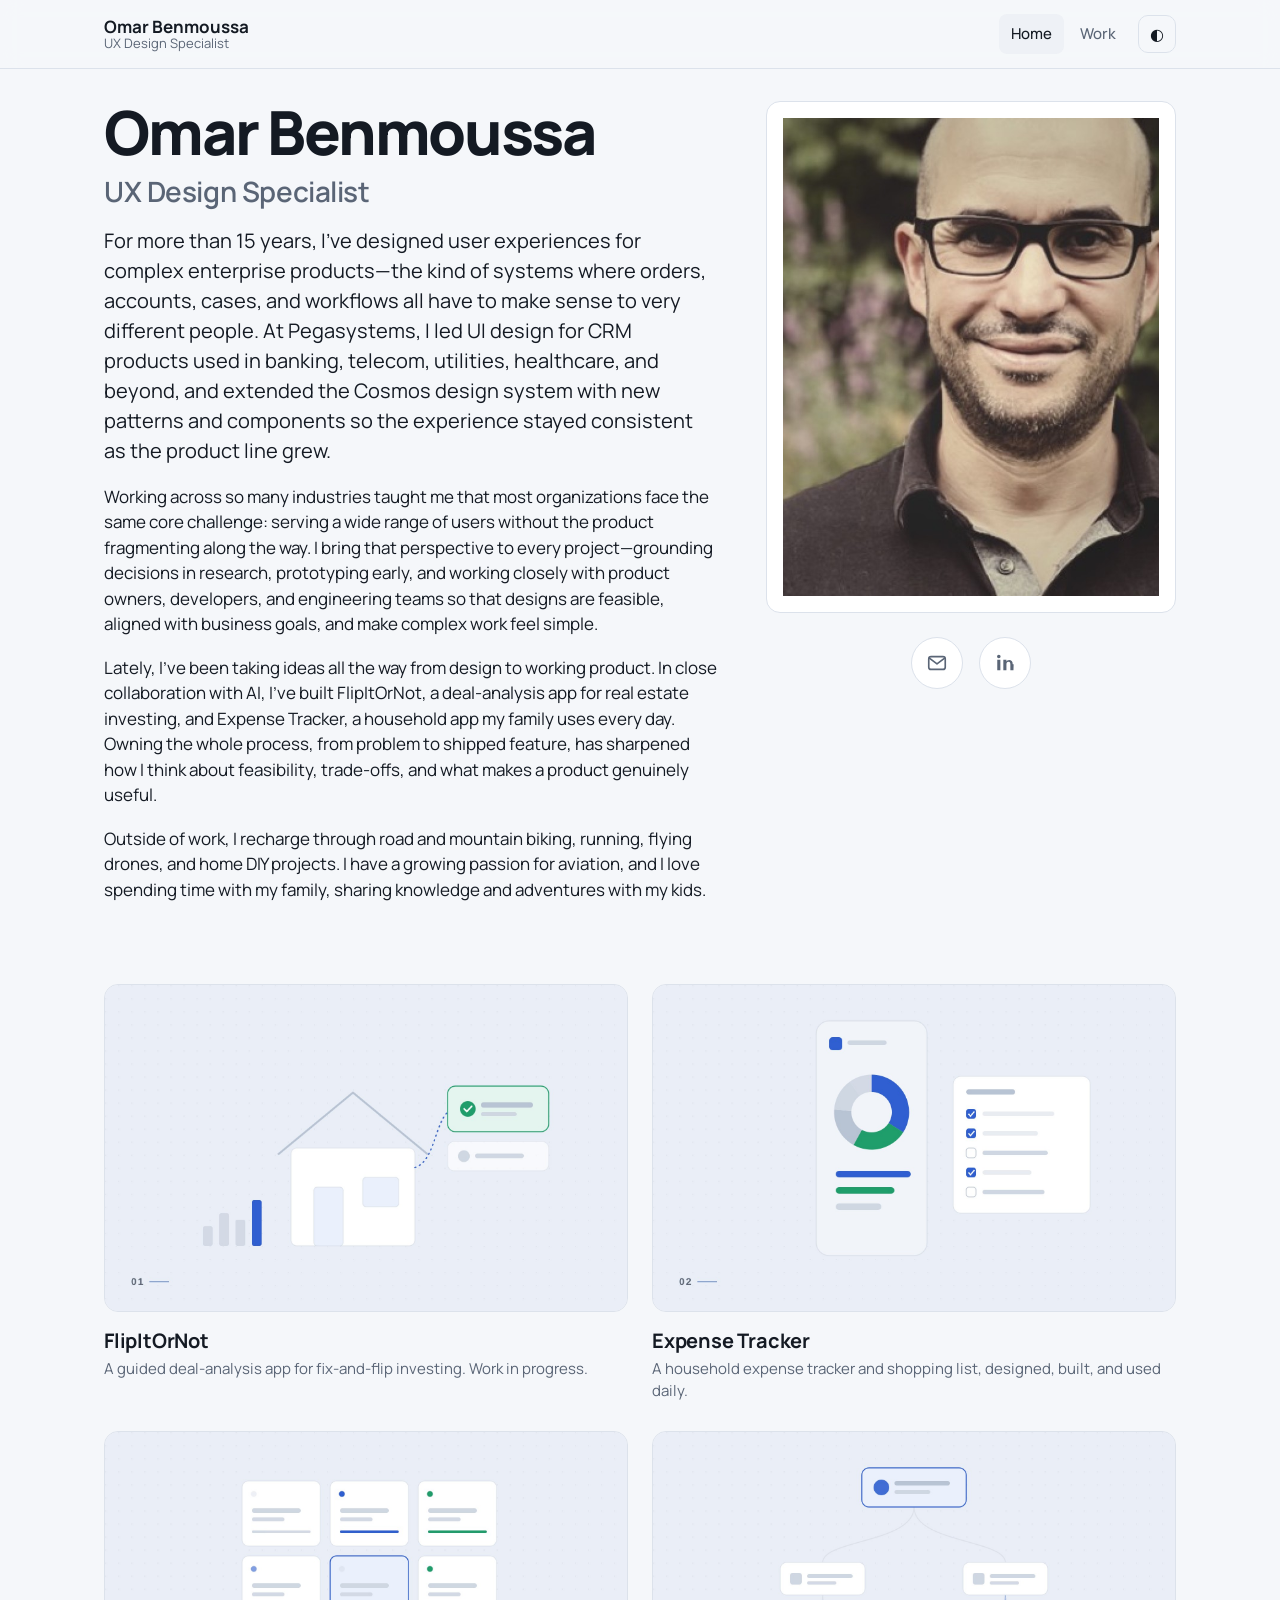
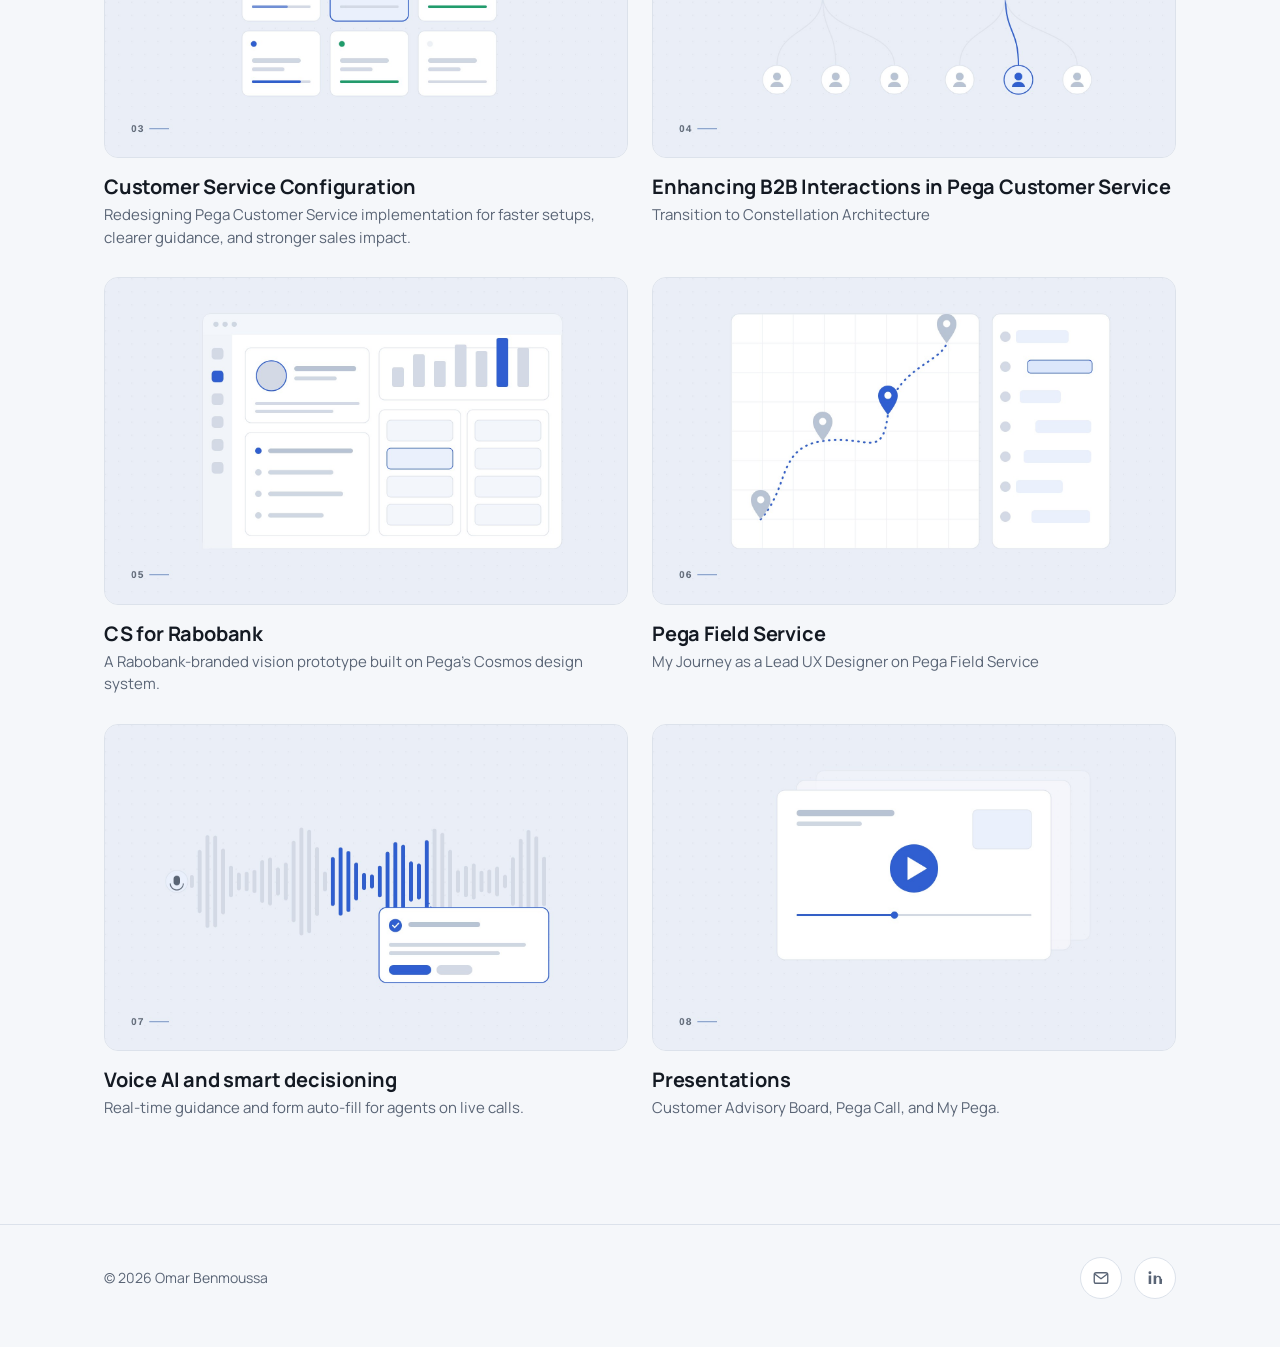
<file: index.html>
<!DOCTYPE html>
<html lang="en">
<head>
<meta charset="utf-8">
<meta name="viewport" content="width=device-width, initial-scale=1, viewport-fit=cover">
<title>Omar Benmoussa — UX Design Specialist</title>
<meta name="description" content="For more than 15 years, I&#x27;ve designed user experiences for complex enterprise products, leading UI design for CRM products at Pegasystems and extending the Cosmos design system.">
<link rel="canonical" href="https://ux-portfolio-ten-smoky.vercel.app/">
<meta property="og:type" content="website">
<meta property="og:site_name" content="Omar Benmoussa">
<meta property="og:title" content="Omar Benmoussa — UX Design Specialist">
<meta property="og:description" content="For more than 15 years, I&#x27;ve designed user experiences for complex enterprise products, leading UI design for CRM products at Pegasystems and extending the Cosmos design system.">
<meta property="og:url" content="https://ux-portfolio-ten-smoky.vercel.app/">
<meta property="og:image" content="https://ux-portfolio-ten-smoky.vercel.app/assets/images/og-image.jpg">
<meta name="twitter:card" content="summary_large_image">
<meta name="theme-color" content="#10151D">
<link rel="icon" href="/favicon.svg" type="image/svg+xml">
<link rel="preconnect" href="https://fonts.googleapis.com">
<link rel="preconnect" href="https://fonts.gstatic.com" crossorigin>
<link href="https://fonts.googleapis.com/css2?family=Manrope:wght@400;500;600;700;800&display=swap" rel="stylesheet">
<link rel="stylesheet" href="/css/styles.css">
<script>try{var t=localStorage.getItem("theme");if(t)document.documentElement.dataset.theme=t}catch(e){}</script>
</head>
<body>
<a class="skip" href="#main">Skip to content</a>
<header class="site-header">
  <div class="wrap bar">
    <a class="brand" href="/"><b>Omar Benmoussa</b><span>UX Design Specialist</span></a>
    <nav aria-label="Main">
      <a href="/" aria-current="page">Home</a>
      <a href="/work">Work</a>
      <button class="toggle" id="theme-toggle" type="button" aria-label="Switch light or dark theme">◐</button>
    </nav>
  </div>
</header>
<main id="main">
<div class="wrap">
  <section class="hero">
    <div>
      <h1>Omar Benmoussa<span class="role">UX Design Specialist</span></h1>
      <div class="intro prose"><p>For more than 15 years, I&#x27;ve designed user experiences for complex enterprise products—the kind of systems where orders, accounts, cases, and workflows all have to make sense to very different people. At Pegasystems, I led UI design for CRM products used in banking, telecom, utilities, healthcare, and beyond, and extended the Cosmos design system with new patterns and components so the experience stayed consistent as the product line grew.</p><p>Working across so many industries taught me that most organizations face the same core challenge: serving a wide range of users without the product fragmenting along the way. I bring that perspective to every project—grounding decisions in research, prototyping early, and working closely with product owners, developers, and engineering teams so that designs are feasible, aligned with business goals, and make complex work feel simple.</p><p>Lately, I&#x27;ve been taking ideas all the way from design to working product. In close collaboration with AI, I&#x27;ve built FlipItOrNot, a deal-analysis app for real estate investing, and Expense Tracker, a household app my family uses every day. Owning the whole process, from problem to shipped feature, has sharpened how I think about feasibility, trade-offs, and what makes a product genuinely useful.</p><p>Outside of work, I recharge through road and mountain biking, running, flying drones, and home DIY projects. I have a growing passion for aviation, and I love spending time with my family, sharing knowledge and adventures with my kids.</p></div>
    </div>
    <div class="portrait-col">
    <div class="media portrait" style="aspect-ratio:4/5" data-label="Image: assets/images/about/headshot.jpg"><img src="/assets/images/about/headshot.jpg" alt="Portrait of Omar Benmoussa" loading="lazy" decoding="async" onerror="this.parentElement.classList.add('missing');this.remove()"></div>
    <div class="social" id="contact">
      <a class="social-btn" href="mailto:benmoussa.o@gmail.com" aria-label="Email me" data-tip="Email me"><svg viewBox="0 0 24 24" aria-hidden="true"><rect x="3" y="5" width="18" height="14" rx="2.5" fill="none" stroke="currentColor" stroke-width="1.8"/><path d="M4 7l8 6 8-6" fill="none" stroke="currentColor" stroke-width="1.8" stroke-linecap="round" stroke-linejoin="round"/></svg></a>
      <a class="social-btn" href="https://www.linkedin.com/in/omar-benmoussa-98033015/" target="_blank" rel="noopener" aria-label="LinkedIn" data-tip="LinkedIn"><svg viewBox="0 0 24 24" aria-hidden="true"><path fill="currentColor" d="M6.94 8.5H3.56V20h3.38V8.5zM5.25 3a1.96 1.96 0 100 3.92 1.96 1.96 0 000-3.92zM20.44 13.4c0-3.1-1.65-4.54-3.86-4.54-1.78 0-2.58.98-3.02 1.67V8.5h-3.38V20h3.38v-6.1c0-1.6.3-3.15 2.29-3.15 1.96 0 1.99 1.83 1.99 3.25V20h3.38l.22-6.6z"/></svg></a>
    </div>
    </div>
  </section>
  <div class="grid home-grid"><a class="card" href="/flipitornot"><div class="thumb" style="aspect-ratio:16/10" data-label="Image: assets/images/covers/flipitornot.jpg"><img class="cover-dark" src="/assets/images/covers/flipitornot.jpg" alt="FlipItOrNot cover" loading="lazy" decoding="async" onerror="this.parentElement.classList.add('missing');this.remove()"><img class="cover-light" src="/assets/images/covers/flipitornot-light.jpg" alt="FlipItOrNot cover" loading="lazy" decoding="async" onerror="this.parentElement.classList.add('missing');this.remove()"></div><h3>FlipItOrNot</h3><p>A guided deal-analysis app for fix-and-flip investing. Work in progress.</p></a><a class="card" href="/expense-tracker"><div class="thumb" style="aspect-ratio:16/10" data-label="Image: assets/images/covers/expense-tracker.jpg"><img class="cover-dark" src="/assets/images/covers/expense-tracker.jpg" alt="Expense Tracker cover" loading="lazy" decoding="async" onerror="this.parentElement.classList.add('missing');this.remove()"><img class="cover-light" src="/assets/images/covers/expense-tracker-light.jpg" alt="Expense Tracker cover" loading="lazy" decoding="async" onerror="this.parentElement.classList.add('missing');this.remove()"></div><h3>Expense Tracker</h3><p>A household expense tracker and shopping list, designed, built, and used daily.</p></a><a class="card" href="/cs-cp"><div class="thumb" style="aspect-ratio:16/10" data-label="Image: assets/images/covers/cs-cp.jpg"><img class="cover-dark" src="/assets/images/covers/cs-cp.jpg" alt="Customer Service Configuration cover" loading="lazy" decoding="async" onerror="this.parentElement.classList.add('missing');this.remove()"><img class="cover-light" src="/assets/images/covers/cs-cp-light.jpg" alt="Customer Service Configuration cover" loading="lazy" decoding="async" onerror="this.parentElement.classList.add('missing');this.remove()"></div><h3>Customer Service Configuration</h3><p>Redesigning Pega Customer Service implementation for faster setups, clearer guidance, and stronger sales impact.</p></a><a class="card" href="/enhancing-b2b-interactions"><div class="thumb" style="aspect-ratio:16/10" data-label="Image: assets/images/covers/enhancing-b2b-interactions.jpg"><img class="cover-dark" src="/assets/images/covers/enhancing-b2b-interactions.jpg" alt="Enhancing B2B Interactions in Pega Customer Service cover" loading="lazy" decoding="async" onerror="this.parentElement.classList.add('missing');this.remove()"><img class="cover-light" src="/assets/images/covers/enhancing-b2b-interactions-light.jpg" alt="Enhancing B2B Interactions in Pega Customer Service cover" loading="lazy" decoding="async" onerror="this.parentElement.classList.add('missing');this.remove()"></div><h3>Enhancing B2B Interactions in Pega Customer Service</h3><p>Transition to Constellation Architecture</p></a><a class="card" href="/cs-for-rabobank"><div class="thumb" style="aspect-ratio:16/10" data-label="Image: assets/images/covers/cs-for-rabobank.jpg"><img class="cover-dark" src="/assets/images/covers/cs-for-rabobank.jpg" alt="CS for Rabobank cover" loading="lazy" decoding="async" onerror="this.parentElement.classList.add('missing');this.remove()"><img class="cover-light" src="/assets/images/covers/cs-for-rabobank-light.jpg" alt="CS for Rabobank cover" loading="lazy" decoding="async" onerror="this.parentElement.classList.add('missing');this.remove()"></div><h3>CS for Rabobank</h3><p>A Rabobank-branded vision prototype built on Pega&#x27;s Cosmos design system.</p></a><a class="card" href="/field-service"><div class="thumb" style="aspect-ratio:16/10" data-label="Image: assets/images/covers/field-service.jpg"><img class="cover-dark" src="/assets/images/covers/field-service.jpg" alt="Pega Field Service cover" loading="lazy" decoding="async" onerror="this.parentElement.classList.add('missing');this.remove()"><img class="cover-light" src="/assets/images/covers/field-service-light.jpg" alt="Pega Field Service cover" loading="lazy" decoding="async" onerror="this.parentElement.classList.add('missing');this.remove()"></div><h3>Pega Field Service</h3><p>My Journey as a Lead UX Designer on Pega Field Service</p></a><a class="card" href="/voice-ai-and-smart-decisioning"><div class="thumb" style="aspect-ratio:16/10" data-label="Image: assets/images/covers/voice-ai-and-smart-decisioning.jpg"><img class="cover-dark" src="/assets/images/covers/voice-ai-and-smart-decisioning.jpg" alt="Voice AI and smart decisioning cover" loading="lazy" decoding="async" onerror="this.parentElement.classList.add('missing');this.remove()"><img class="cover-light" src="/assets/images/covers/voice-ai-and-smart-decisioning-light.jpg" alt="Voice AI and smart decisioning cover" loading="lazy" decoding="async" onerror="this.parentElement.classList.add('missing');this.remove()"></div><h3>Voice AI and smart decisioning</h3><p>Real-time guidance and form auto-fill for agents on live calls.</p></a><a class="card" href="/presentations"><div class="thumb" style="aspect-ratio:16/10" data-label="Image: assets/images/covers/presentations.jpg"><img class="cover-dark" src="/assets/images/covers/presentations.jpg" alt="Presentations cover" loading="lazy" decoding="async" onerror="this.parentElement.classList.add('missing');this.remove()"><img class="cover-light" src="/assets/images/covers/presentations-light.jpg" alt="Presentations cover" loading="lazy" decoding="async" onerror="this.parentElement.classList.add('missing');this.remove()"></div><h3>Presentations</h3><p>Customer Advisory Board, Pega Call, and My Pega.</p></a></div>
</div>
</main>
<footer class="site-footer">
  <div class="wrap foot">
    <span>© <span id="year">2026</span> Omar Benmoussa</span>
    <div class="social social--footer">
      <a class="social-btn" href="mailto:benmoussa.o@gmail.com" aria-label="Email me" data-tip="Email me"><svg viewBox="0 0 24 24" aria-hidden="true"><rect x="3" y="5" width="18" height="14" rx="2.5" fill="none" stroke="currentColor" stroke-width="1.8"/><path d="M4 7l8 6 8-6" fill="none" stroke="currentColor" stroke-width="1.8" stroke-linecap="round" stroke-linejoin="round"/></svg></a>
      <a class="social-btn" href="https://www.linkedin.com/in/omar-benmoussa-98033015/" target="_blank" rel="noopener" aria-label="LinkedIn" data-tip="LinkedIn"><svg viewBox="0 0 24 24" aria-hidden="true"><path fill="currentColor" d="M6.94 8.5H3.56V20h3.38V8.5zM5.25 3a1.96 1.96 0 100 3.92 1.96 1.96 0 000-3.92zM20.44 13.4c0-3.1-1.65-4.54-3.86-4.54-1.78 0-2.58.98-3.02 1.67V8.5h-3.38V20h3.38v-6.1c0-1.6.3-3.15 2.29-3.15 1.96 0 1.99 1.83 1.99 3.25V20h3.38l.22-6.6z"/></svg></a>
    </div>
  </div>
</footer>
<script src="/js/main.js" defer></script>
</body>
</html>
</file>
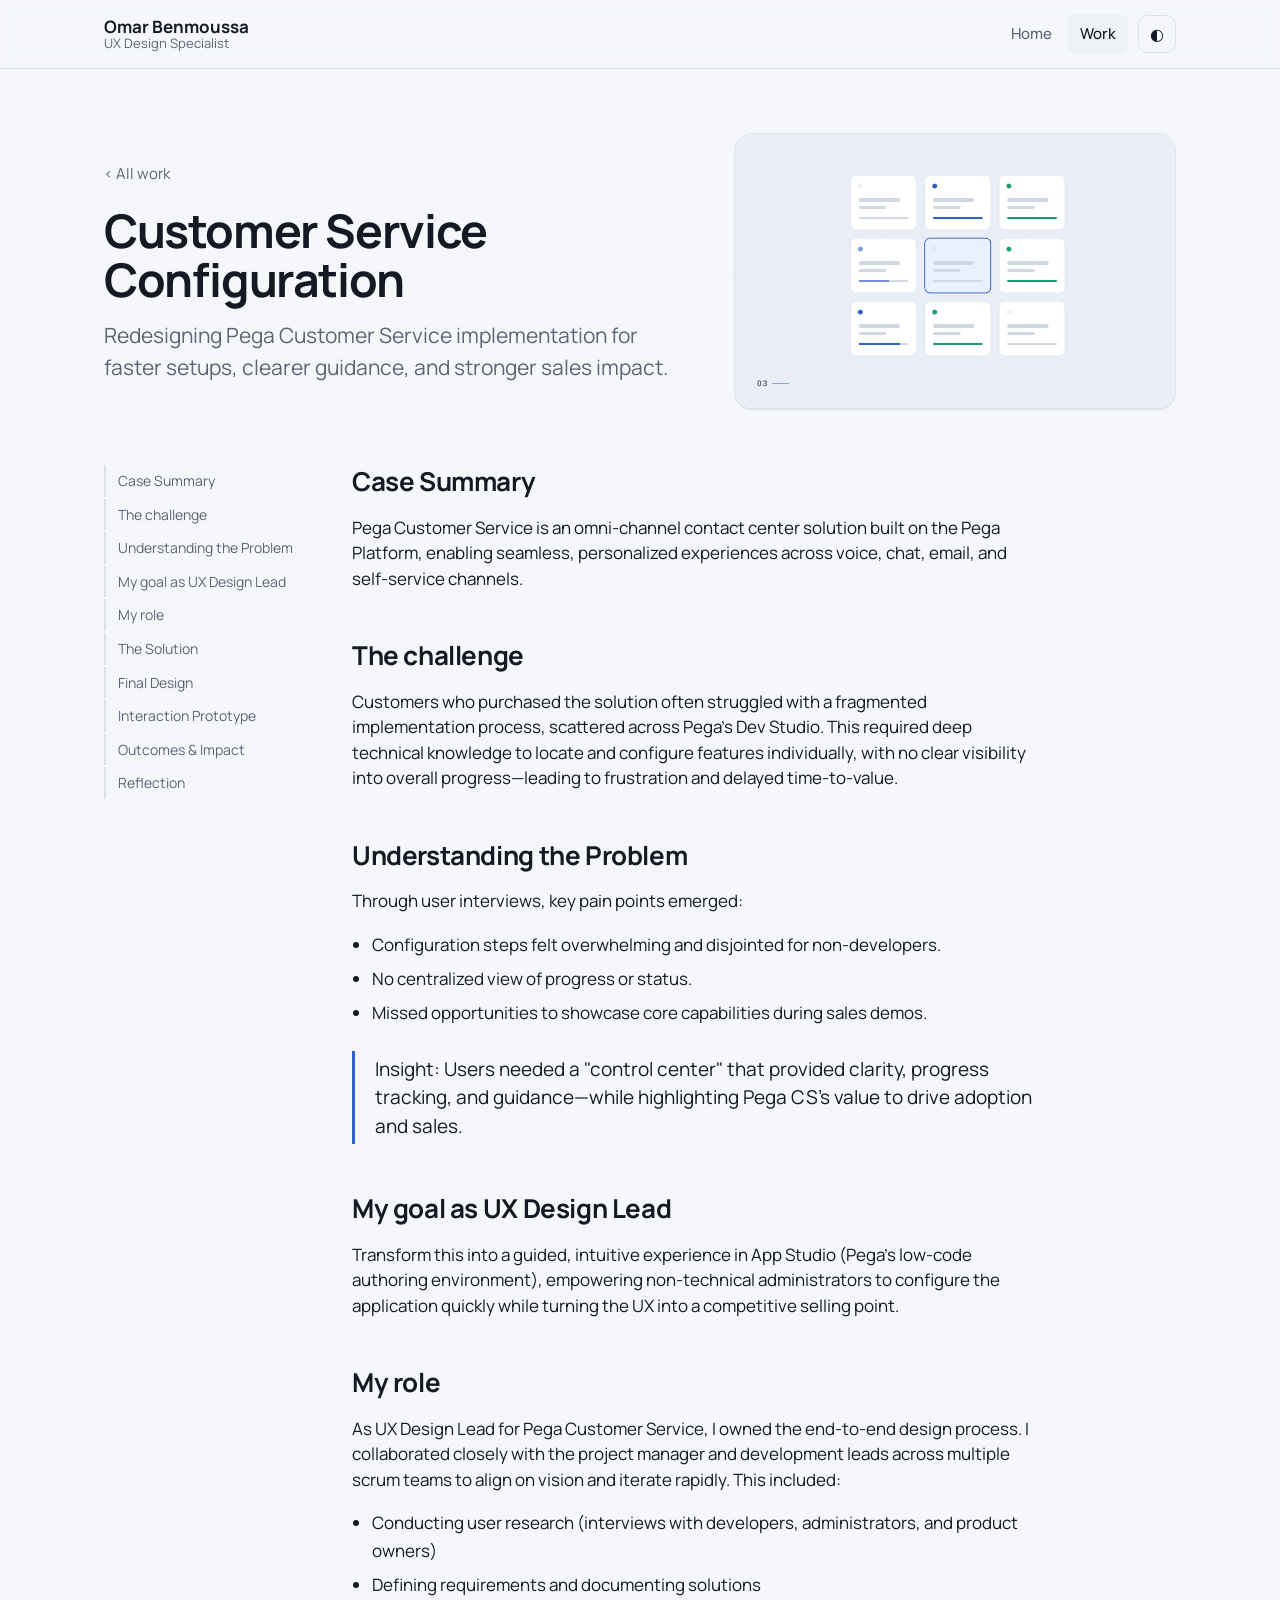
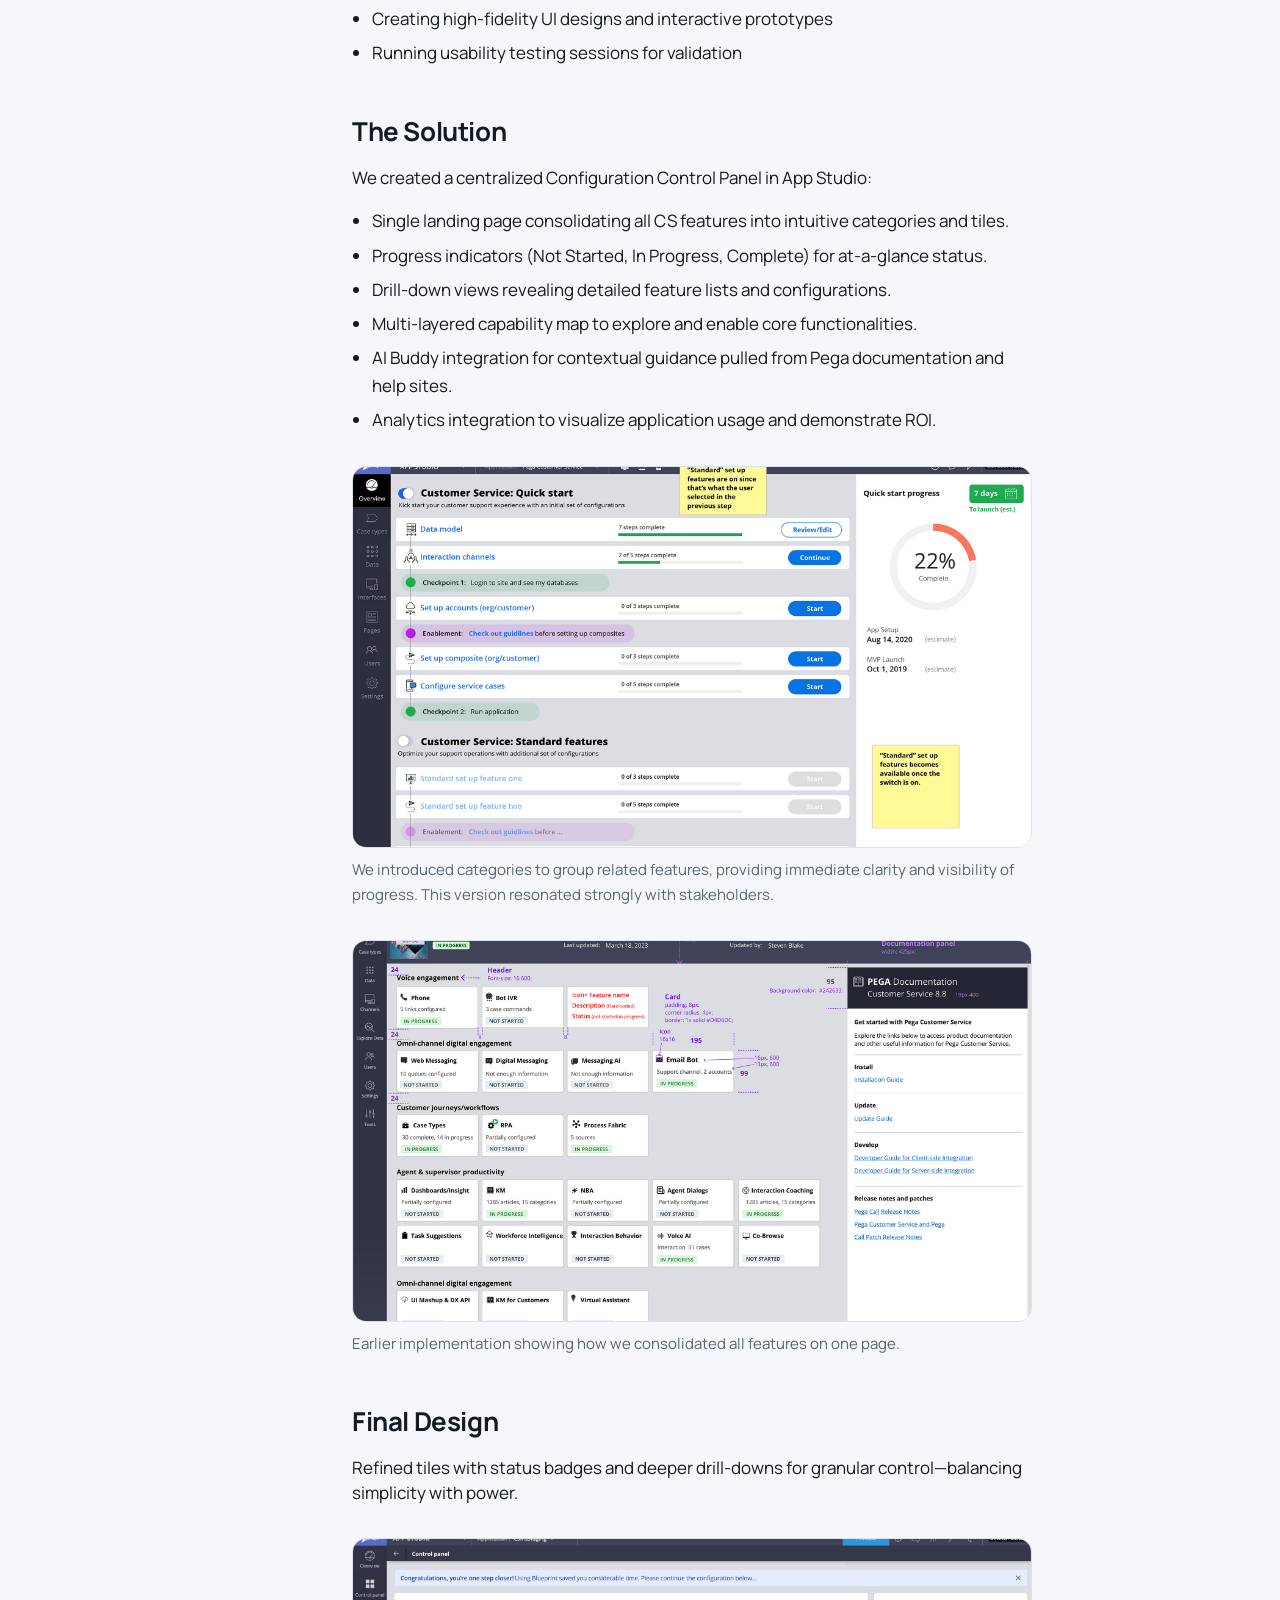
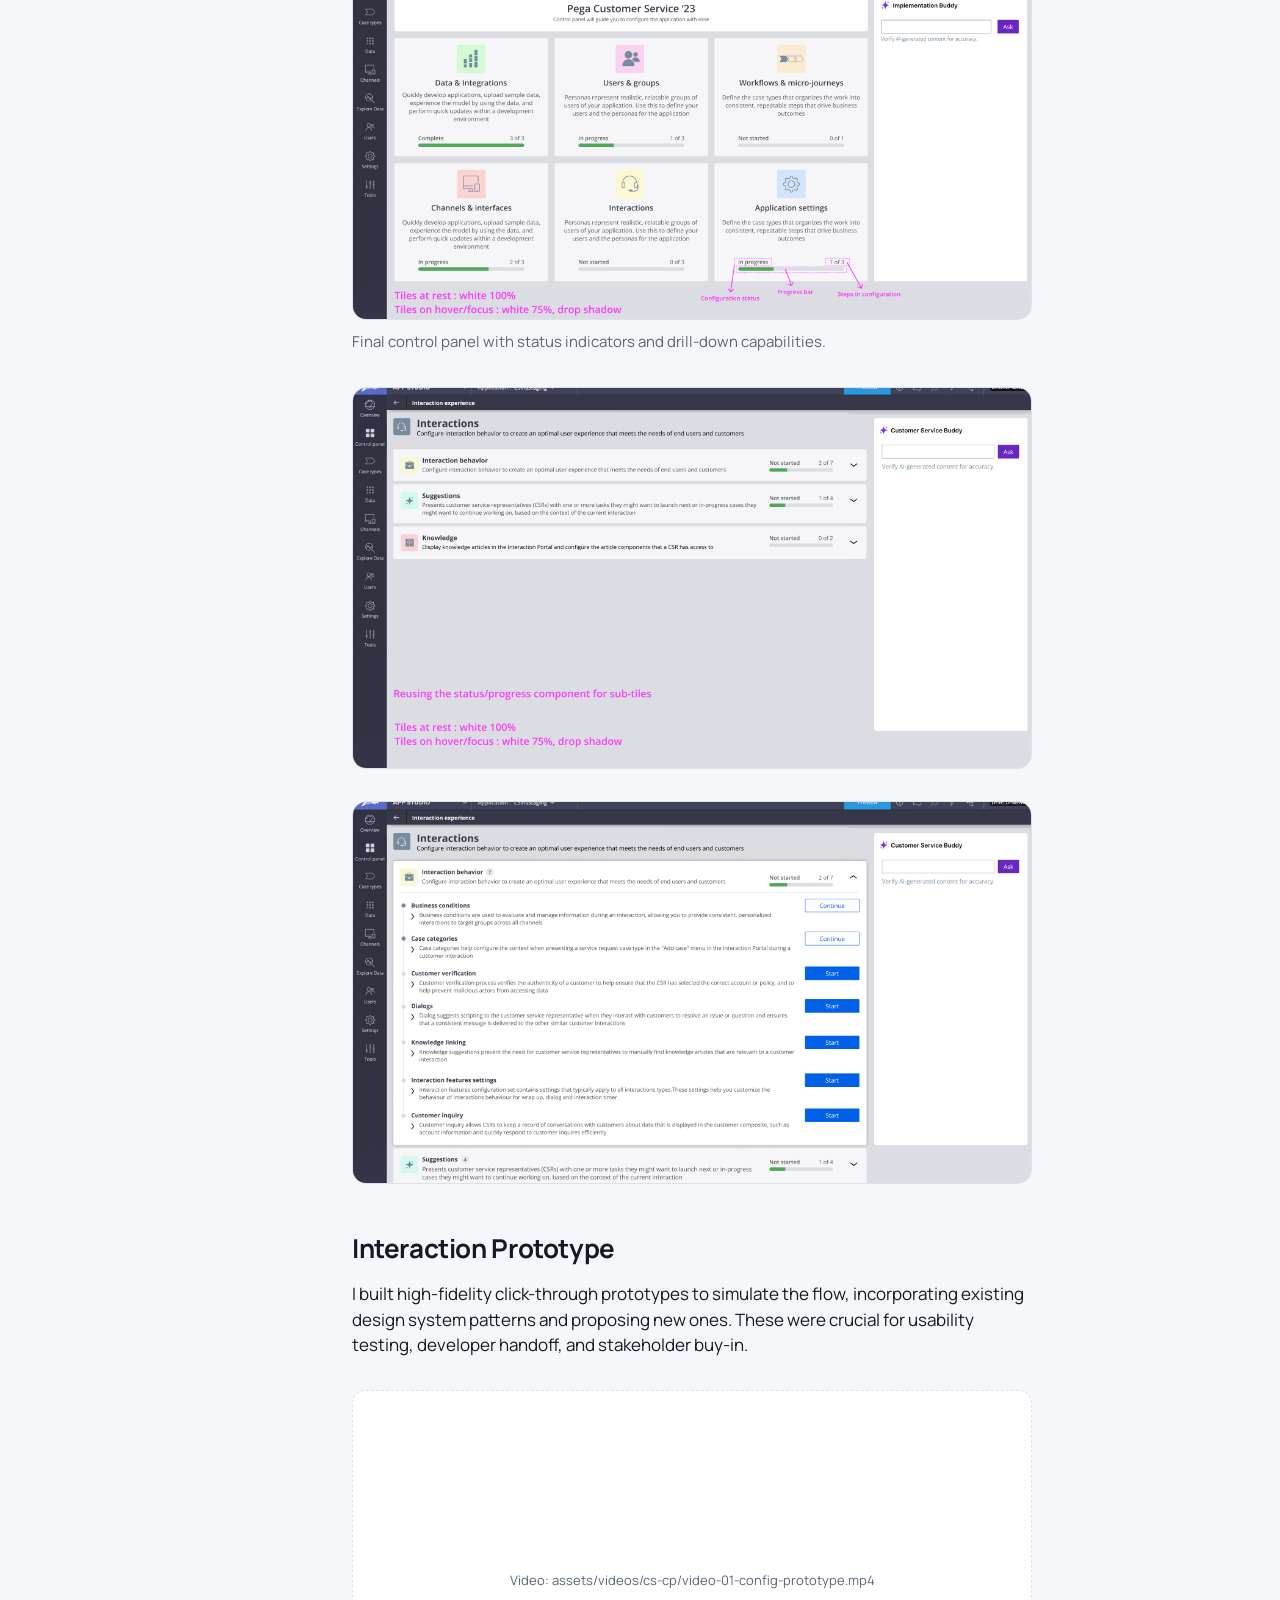
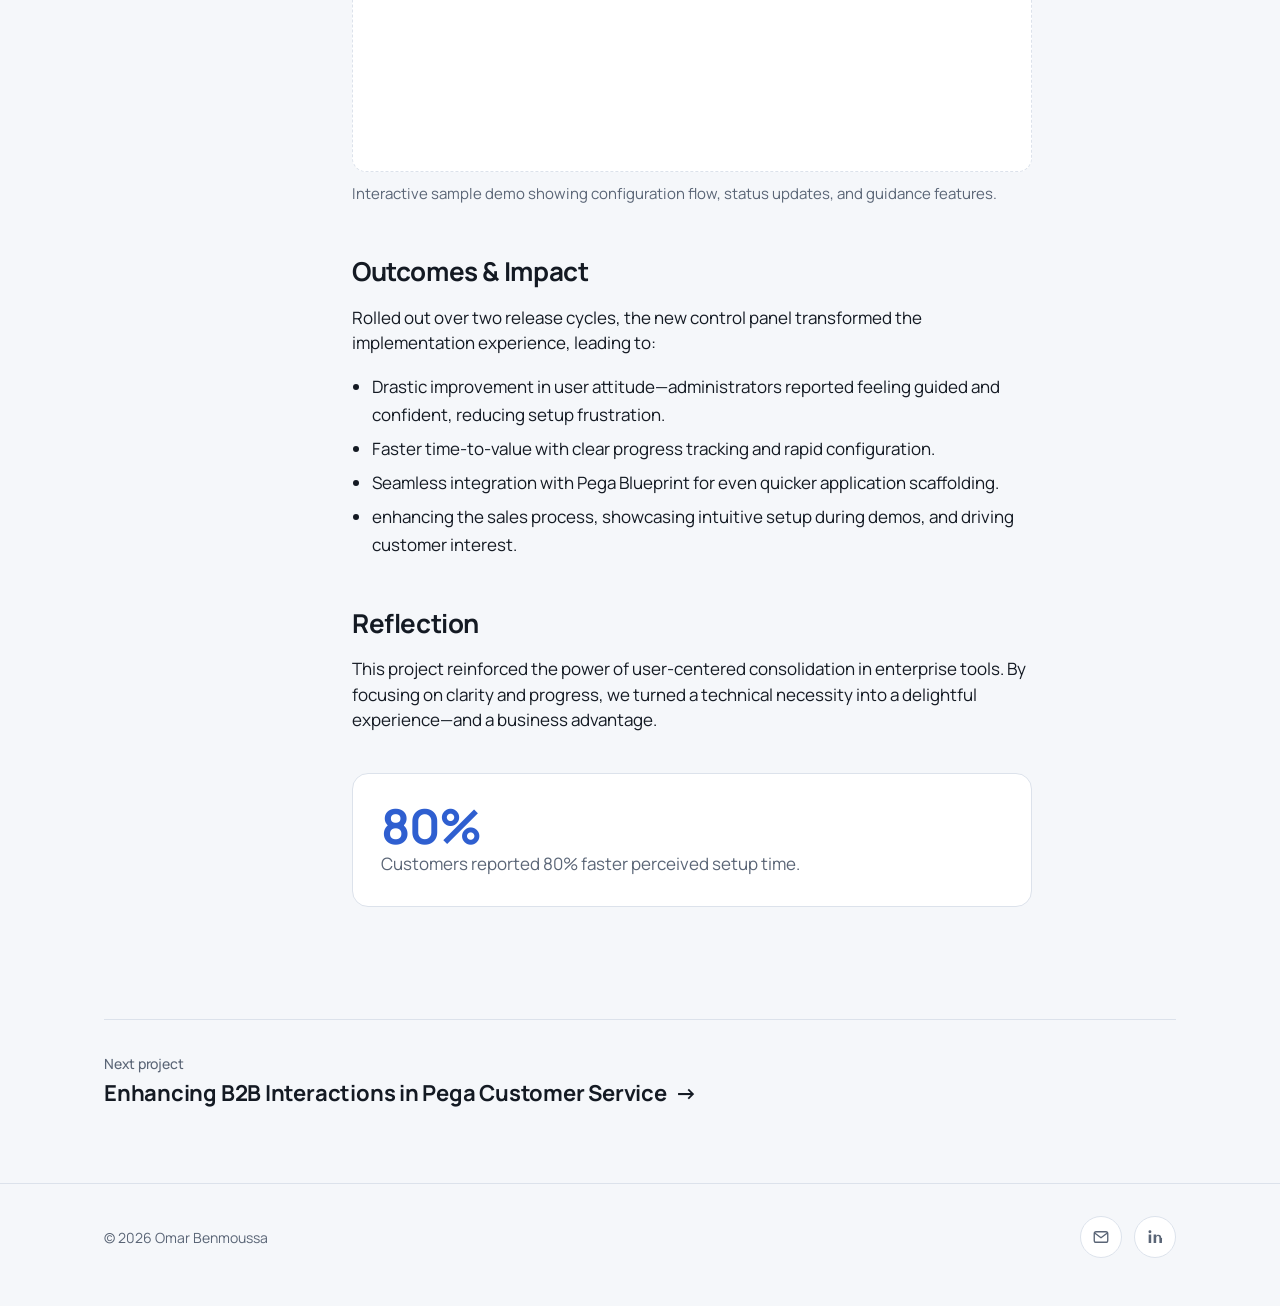
<file: cs-cp.html>
<!DOCTYPE html>
<html lang="en">
<head>
<meta charset="utf-8">
<meta name="viewport" content="width=device-width, initial-scale=1, viewport-fit=cover">
<title>Customer Service Configuration | Omar Benmoussa</title>
<meta name="description" content="Redesigning Pega Customer Service implementation for faster setups, clearer guidance, and stronger sales impact.">
<link rel="canonical" href="https://ux-portfolio-ten-smoky.vercel.app/cs-cp">
<meta property="og:type" content="website">
<meta property="og:site_name" content="Omar Benmoussa">
<meta property="og:title" content="Customer Service Configuration | Omar Benmoussa">
<meta property="og:description" content="Redesigning Pega Customer Service implementation for faster setups, clearer guidance, and stronger sales impact.">
<meta property="og:url" content="https://ux-portfolio-ten-smoky.vercel.app/cs-cp">
<meta property="og:image" content="https://ux-portfolio-ten-smoky.vercel.app/assets/images/covers/cs-cp.jpg">
<meta name="twitter:card" content="summary_large_image">
<meta name="theme-color" content="#10151D">
<link rel="icon" href="/favicon.svg" type="image/svg+xml">
<link rel="preconnect" href="https://fonts.googleapis.com">
<link rel="preconnect" href="https://fonts.gstatic.com" crossorigin>
<link href="https://fonts.googleapis.com/css2?family=Manrope:wght@400;500;600;700;800&display=swap" rel="stylesheet">
<link rel="stylesheet" href="/css/styles.css">
<script>try{var t=localStorage.getItem("theme");if(t)document.documentElement.dataset.theme=t}catch(e){}</script>
</head>
<body>
<a class="skip" href="#main">Skip to content</a>
<header class="site-header">
  <div class="wrap bar">
    <a class="brand" href="/"><b>Omar Benmoussa</b><span>UX Design Specialist</span></a>
    <nav aria-label="Main">
      <a href="/">Home</a>
      <a href="/work" aria-current="page">Work</a>
      <button class="toggle" id="theme-toggle" type="button" aria-label="Switch light or dark theme">◐</button>
    </nav>
  </div>
</header>
<main id="main">
<div class="wrap">
  <div class="case-top case-top--cover"><div class="case-intro"><a class="back" href="/work">‹ All work</a><h1>Customer Service Configuration</h1><p class="lede">Redesigning Pega Customer Service implementation for faster setups, clearer guidance, and stronger sales impact.</p></div><div class="media case-cover" style="aspect-ratio:16/10" data-label="Image: assets/images/covers/cs-cp.jpg"><img class="cover-dark" src="/assets/images/covers/cs-cp.jpg" alt="Customer Service Configuration cover" decoding="async" onerror="this.parentElement.classList.add('missing');this.remove()"><img class="cover-light" src="/assets/images/covers/cs-cp-light.jpg" alt="Customer Service Configuration cover" decoding="async" onerror="this.parentElement.classList.add('missing');this.remove()"></div></div>
  <div class="case">
    <nav class="toc" aria-label="On this page"><a href="#case-summary">Case Summary</a><a href="#the-challenge">The challenge</a><a href="#understanding-the-problem">Understanding the Problem</a><a href="#my-goal-as-ux-design-lead">My goal as UX Design Lead</a><a href="#my-role">My role</a><a href="#the-solution">The Solution</a><a href="#final-design">Final Design</a><a href="#interaction-prototype">Interaction Prototype</a><a href="#outcomes--impact">Outcomes &amp; Impact</a><a href="#reflection">Reflection</a></nav>
    <article class="prose"><h2 id="case-summary">Case Summary</h2><p>Pega Customer Service is an omni-channel contact center solution built on the Pega Platform, enabling seamless, personalized experiences across voice, chat, email, and self-service channels.</p><h2 id="the-challenge">The challenge</h2><p>Customers who purchased the solution often struggled with a fragmented implementation process, scattered across Pega&#x27;s Dev Studio. This required deep technical knowledge to locate and configure features individually, with no clear visibility into overall progress—leading to frustration and delayed time-to-value.</p><h2 id="understanding-the-problem">Understanding the Problem</h2><p>Through user interviews, key pain points emerged:</p><ul><li>Configuration steps felt overwhelming and disjointed for non-developers.</li><li>No centralized view of progress or status.</li><li>Missed opportunities to showcase core capabilities during sales demos.</li></ul><p class="insight">Insight: Users needed a &quot;control center&quot; that provided clarity, progress tracking, and guidance—while highlighting Pega CS&#x27;s value to drive adoption and sales.</p><h2 id="my-goal-as-ux-design-lead">My goal as UX Design Lead</h2><p>Transform this into a guided, intuitive experience in App Studio (Pega&#x27;s low-code authoring environment), empowering non-technical administrators to configure the application quickly while turning the UX into a competitive selling point.</p><h2 id="my-role">My role</h2><p>As UX Design Lead for Pega Customer Service, I owned the end-to-end design process. I collaborated closely with the project manager and development leads across multiple scrum teams to align on vision and iterate rapidly. This included:</p><ul><li>Conducting user research (interviews with developers, administrators, and product owners)</li><li>Defining requirements and documenting solutions</li><li>Creating high-fidelity UI designs and interactive prototypes</li><li>Running usability testing sessions for validation</li></ul><h2 id="the-solution">The Solution</h2><p>We created a centralized Configuration Control Panel in App Studio:</p><ul><li>Single landing page consolidating all CS features into intuitive categories and tiles.</li><li>Progress indicators (Not Started, In Progress, Complete) for at-a-glance status.</li><li>Drill-down views revealing detailed feature lists and configurations.</li><li>Multi-layered capability map to explore and enable core functionalities.</li><li>AI Buddy integration for contextual guidance pulled from Pega documentation and help sites.</li><li>Analytics integration to visualize application usage and demonstrate ROI.</li></ul><figure><div class="media" style="aspect-ratio:16/9" data-label="Image: assets/images/cs-cp/01-categories.jpg"><img src="/assets/images/cs-cp/01-categories.jpg" alt="Configuration control panel with features grouped into categories" loading="lazy" decoding="async" onerror="this.parentElement.classList.add('missing');this.remove()"></div><figcaption>We introduced categories to group related features, providing immediate clarity and visibility of progress. This version resonated strongly with stakeholders.</figcaption></figure><figure><div class="media" style="aspect-ratio:16/9" data-label="Image: assets/images/cs-cp/02-earlier-implementation.jpg"><img src="/assets/images/cs-cp/02-earlier-implementation.jpg" alt="Earlier control panel with all features on one page" loading="lazy" decoding="async" onerror="this.parentElement.classList.add('missing');this.remove()"></div><figcaption>Earlier implementation showing how we consolidated all features on one page.</figcaption></figure><h2 id="final-design">Final Design</h2><p>Refined tiles with status badges and deeper drill-downs for granular control—balancing simplicity with power.</p><figure><div class="media" style="aspect-ratio:16/9" data-label="Image: assets/images/cs-cp/03-final-control-panel.jpg"><img src="/assets/images/cs-cp/03-final-control-panel.jpg" alt="Final control panel with status indicators" loading="lazy" decoding="async" onerror="this.parentElement.classList.add('missing');this.remove()"></div><figcaption>Final control panel with status indicators and drill-down capabilities.</figcaption></figure><figure><div class="media" style="aspect-ratio:16/9" data-label="Image: assets/images/cs-cp/04-final-design.jpg"><img src="/assets/images/cs-cp/04-final-design.jpg" alt="Final design detail screen" loading="lazy" decoding="async" onerror="this.parentElement.classList.add('missing');this.remove()"></div></figure><figure><div class="media" style="aspect-ratio:16/9" data-label="Image: assets/images/cs-cp/05-final-design.jpg"><img src="/assets/images/cs-cp/05-final-design.jpg" alt="Final design drill-down screen" loading="lazy" decoding="async" onerror="this.parentElement.classList.add('missing');this.remove()"></div></figure><h2 id="interaction-prototype">Interaction Prototype</h2><p>I built high-fidelity click-through prototypes to simulate the flow, incorporating existing design system patterns and proposing new ones. These were crucial for usability testing, developer handoff, and stakeholder buy-in.</p><figure><div class="media video" style="aspect-ratio:16/9" data-label="Video: assets/videos/cs-cp/video-01-config-prototype.mp4"><video controls preload="metadata" playsinline title="Configuration prototype demo" src="https://vzmnkp4v1qr37tz2.public.blob.vercel-storage.com/video-01-config-prototype.mp4" onerror="this.parentElement.classList.add('missing');this.remove()"></video></div><figcaption>Interactive sample demo showing configuration flow, status updates, and guidance features.</figcaption></figure><h2 id="outcomes--impact">Outcomes &amp; Impact</h2><p>Rolled out over two release cycles, the new control panel transformed the implementation experience, leading to:</p><ul><li>Drastic improvement in user attitude—administrators reported feeling guided and confident, reducing setup frustration.</li><li>Faster time-to-value with clear progress tracking and rapid configuration.</li><li>Seamless integration with Pega Blueprint for even quicker application scaffolding.</li><li>enhancing the sales process, showcasing intuitive setup during demos, and driving customer interest.</li></ul><h2 id="reflection">Reflection</h2><p>This project reinforced the power of user-centered consolidation in enterprise tools. By focusing on clarity and progress, we turned a technical necessity into a delightful experience—and a business advantage.</p><div class="stat"><strong>80%</strong><span>Customers reported 80% faster perceived setup time.</span></div></article>
  </div>
  <div class="next"><a href="/enhancing-b2b-interactions"><small>Next project</small>Enhancing B2B Interactions in Pega Customer Service<span class="arrow" aria-hidden="true">→</span></a></div>
</div>
</main>
<footer class="site-footer">
  <div class="wrap foot">
    <span>© <span id="year">2026</span> Omar Benmoussa</span>
    <div class="social social--footer">
      <a class="social-btn" href="mailto:benmoussa.o@gmail.com" aria-label="Email me" data-tip="Email me"><svg viewBox="0 0 24 24" aria-hidden="true"><rect x="3" y="5" width="18" height="14" rx="2.5" fill="none" stroke="currentColor" stroke-width="1.8"/><path d="M4 7l8 6 8-6" fill="none" stroke="currentColor" stroke-width="1.8" stroke-linecap="round" stroke-linejoin="round"/></svg></a>
      <a class="social-btn" href="https://www.linkedin.com/in/omar-benmoussa-98033015/" target="_blank" rel="noopener" aria-label="LinkedIn" data-tip="LinkedIn"><svg viewBox="0 0 24 24" aria-hidden="true"><path fill="currentColor" d="M6.94 8.5H3.56V20h3.38V8.5zM5.25 3a1.96 1.96 0 100 3.92 1.96 1.96 0 000-3.92zM20.44 13.4c0-3.1-1.65-4.54-3.86-4.54-1.78 0-2.58.98-3.02 1.67V8.5h-3.38V20h3.38v-6.1c0-1.6.3-3.15 2.29-3.15 1.96 0 1.99 1.83 1.99 3.25V20h3.38l.22-6.6z"/></svg></a>
    </div>
  </div>
</footer>
<script src="/js/main.js" defer></script>
</body>
</html>
</file>
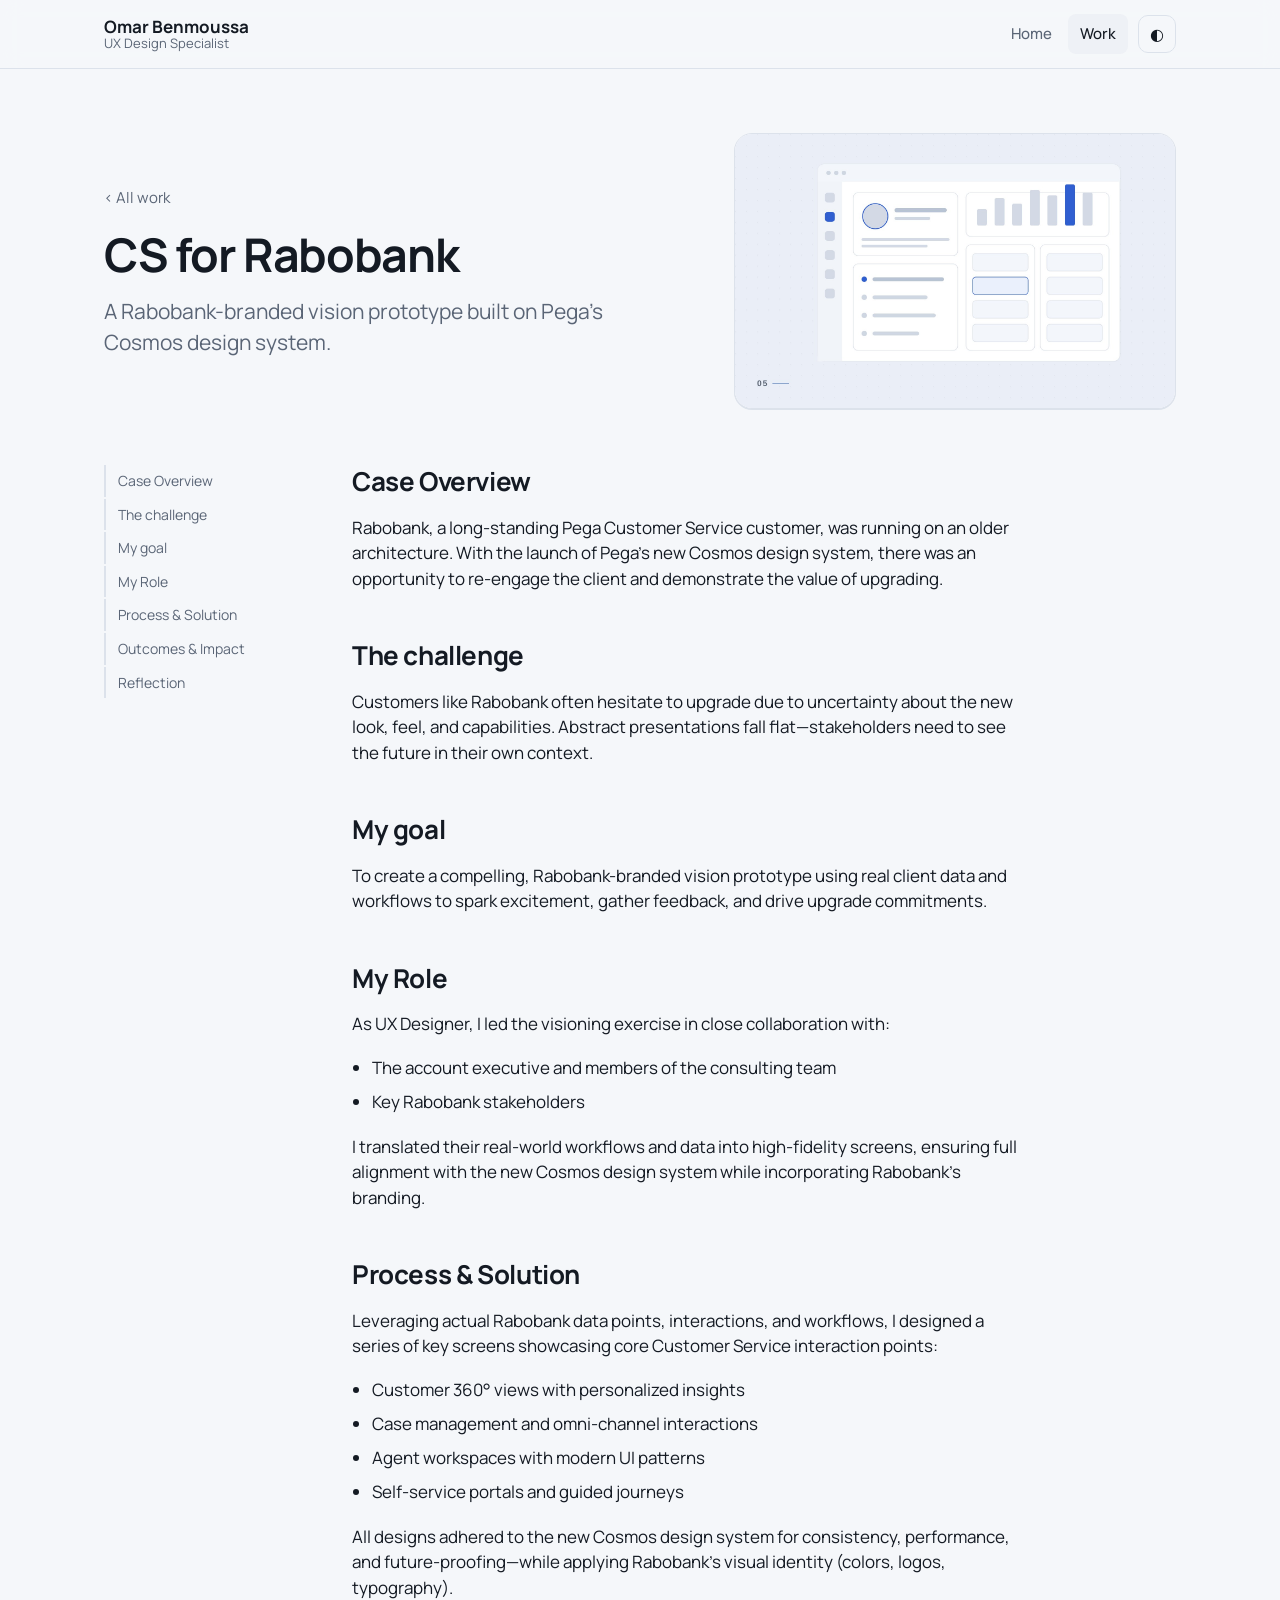
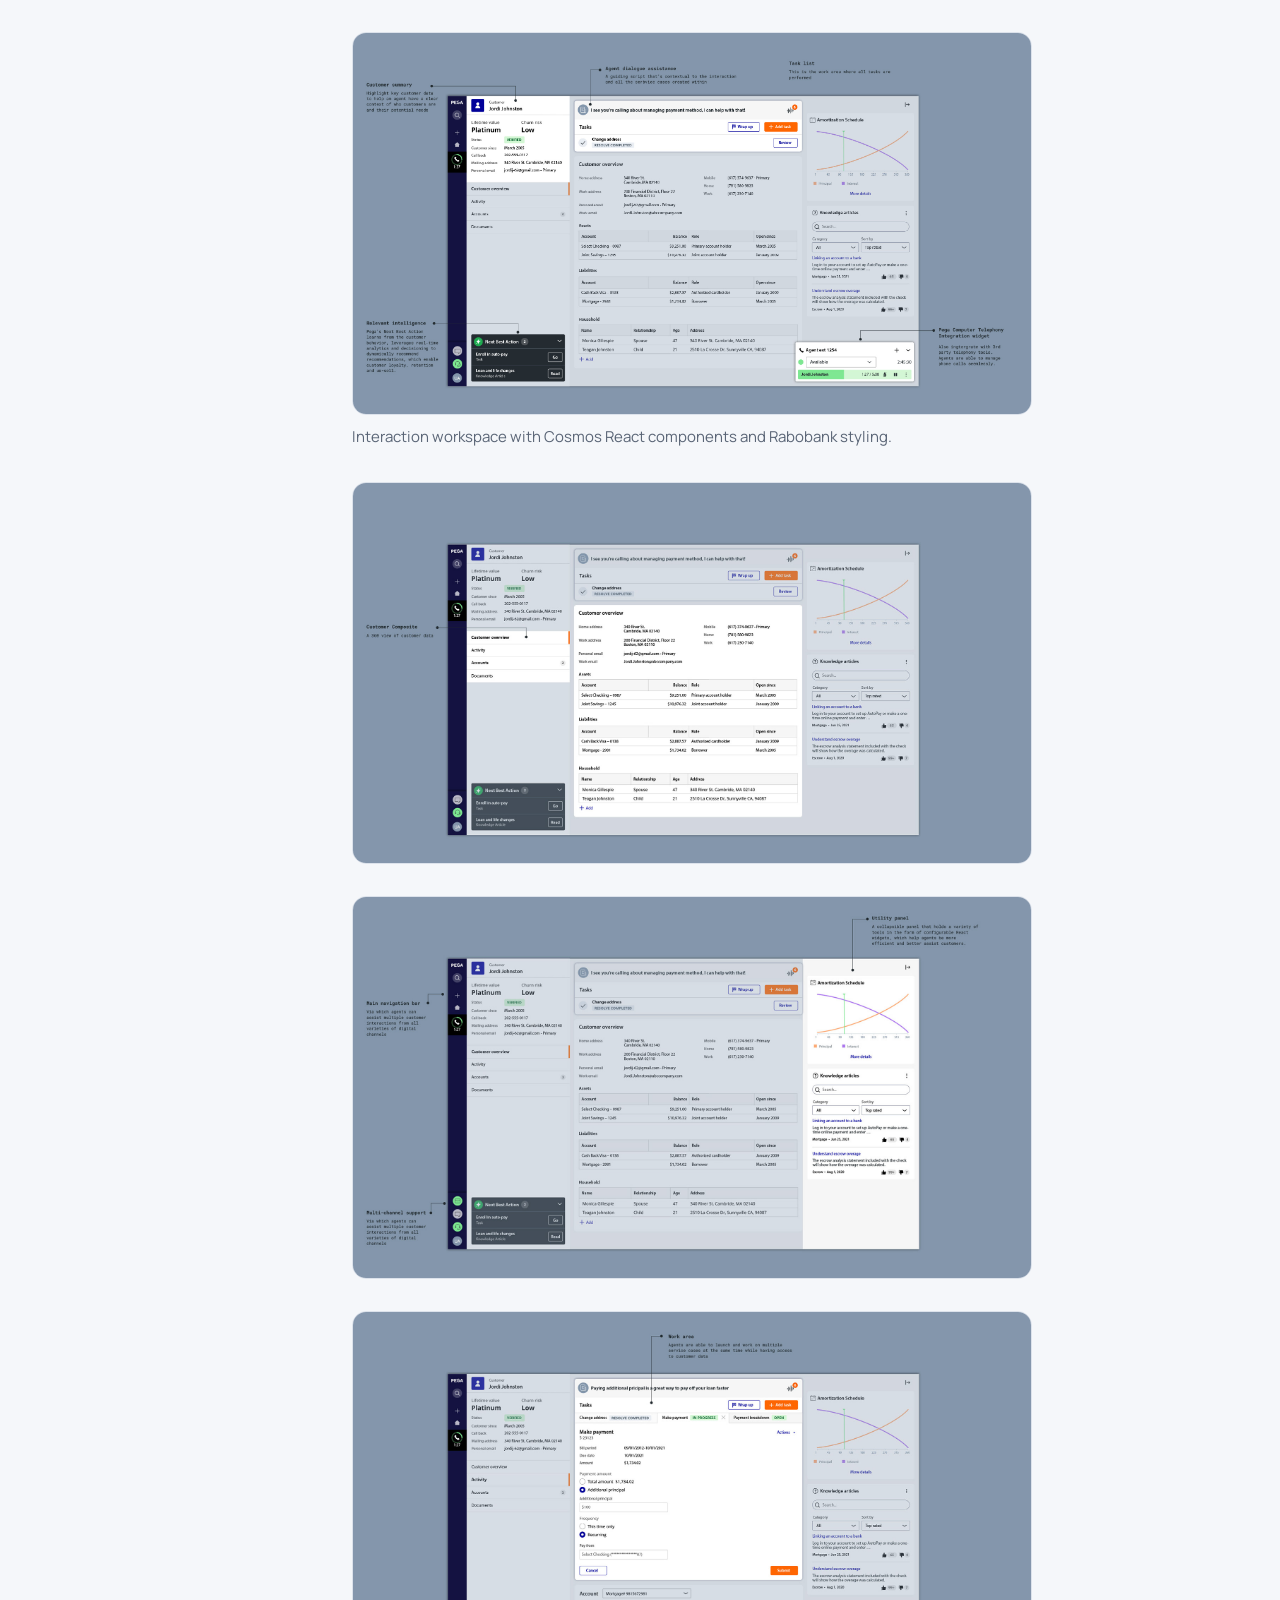
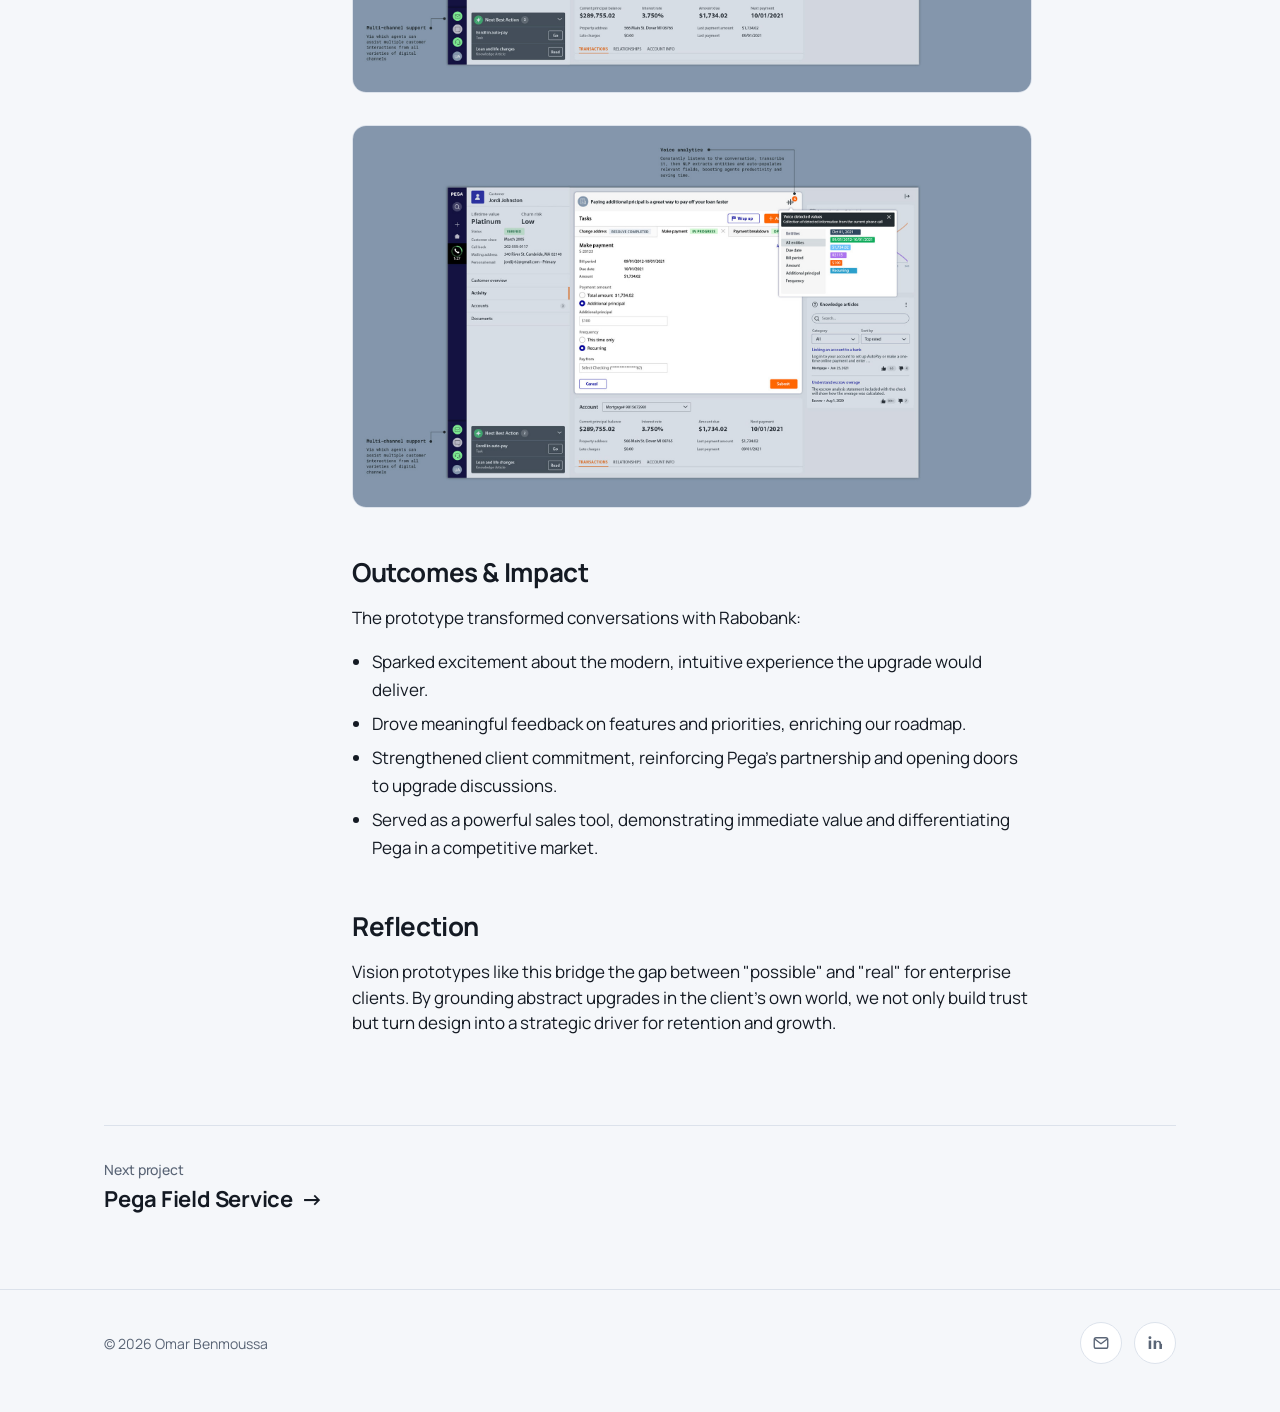
<file: cs-for-rabobank.html>
<!DOCTYPE html>
<html lang="en">
<head>
<meta charset="utf-8">
<meta name="viewport" content="width=device-width, initial-scale=1, viewport-fit=cover">
<title>CS for Rabobank | Omar Benmoussa</title>
<meta name="description" content="A Rabobank-branded vision prototype built on Pega&#x27;s Cosmos design system.">
<link rel="canonical" href="https://ux-portfolio-ten-smoky.vercel.app/cs-for-rabobank">
<meta property="og:type" content="website">
<meta property="og:site_name" content="Omar Benmoussa">
<meta property="og:title" content="CS for Rabobank | Omar Benmoussa">
<meta property="og:description" content="A Rabobank-branded vision prototype built on Pega&#x27;s Cosmos design system.">
<meta property="og:url" content="https://ux-portfolio-ten-smoky.vercel.app/cs-for-rabobank">
<meta property="og:image" content="https://ux-portfolio-ten-smoky.vercel.app/assets/images/covers/cs-for-rabobank.jpg">
<meta name="twitter:card" content="summary_large_image">
<meta name="theme-color" content="#10151D">
<link rel="icon" href="/favicon.svg" type="image/svg+xml">
<link rel="preconnect" href="https://fonts.googleapis.com">
<link rel="preconnect" href="https://fonts.gstatic.com" crossorigin>
<link href="https://fonts.googleapis.com/css2?family=Manrope:wght@400;500;600;700;800&display=swap" rel="stylesheet">
<link rel="stylesheet" href="/css/styles.css">
<script>try{var t=localStorage.getItem("theme");if(t)document.documentElement.dataset.theme=t}catch(e){}</script>
</head>
<body>
<a class="skip" href="#main">Skip to content</a>
<header class="site-header">
  <div class="wrap bar">
    <a class="brand" href="/"><b>Omar Benmoussa</b><span>UX Design Specialist</span></a>
    <nav aria-label="Main">
      <a href="/">Home</a>
      <a href="/work" aria-current="page">Work</a>
      <button class="toggle" id="theme-toggle" type="button" aria-label="Switch light or dark theme">◐</button>
    </nav>
  </div>
</header>
<main id="main">
<div class="wrap">
  <div class="case-top case-top--cover"><div class="case-intro"><a class="back" href="/work">‹ All work</a><h1>CS for Rabobank</h1><p class="lede">A Rabobank-branded vision prototype built on Pega&#x27;s Cosmos design system.</p></div><div class="media case-cover" style="aspect-ratio:16/10" data-label="Image: assets/images/covers/cs-for-rabobank.jpg"><img class="cover-dark" src="/assets/images/covers/cs-for-rabobank.jpg" alt="CS for Rabobank cover" decoding="async" onerror="this.parentElement.classList.add('missing');this.remove()"><img class="cover-light" src="/assets/images/covers/cs-for-rabobank-light.jpg" alt="CS for Rabobank cover" decoding="async" onerror="this.parentElement.classList.add('missing');this.remove()"></div></div>
  <div class="case">
    <nav class="toc" aria-label="On this page"><a href="#case-overview">Case Overview</a><a href="#the-challenge">The challenge</a><a href="#my-goal">My goal</a><a href="#my-role">My Role</a><a href="#process--solution">Process &amp; Solution</a><a href="#outcomes--impact">Outcomes &amp; Impact</a><a href="#reflection">Reflection</a></nav>
    <article class="prose"><h2 id="case-overview">Case Overview</h2><p>Rabobank, a long-standing Pega Customer Service customer, was running on an older architecture. With the launch of Pega&#x27;s new Cosmos design system, there was an opportunity to re-engage the client and demonstrate the value of upgrading.</p><h2 id="the-challenge">The challenge</h2><p>Customers like Rabobank often hesitate to upgrade due to uncertainty about the new look, feel, and capabilities. Abstract presentations fall flat—stakeholders need to see the future in their own context.</p><h2 id="my-goal">My goal</h2><p>To create a compelling, Rabobank-branded vision prototype using real client data and workflows to spark excitement, gather feedback, and drive upgrade commitments.</p><h2 id="my-role">My Role</h2><p>As UX Designer, I led the visioning exercise in close collaboration with:</p><ul><li>The account executive and members of the consulting team</li><li>Key Rabobank stakeholders</li></ul><p>I translated their real-world workflows and data into high-fidelity screens, ensuring full alignment with the new Cosmos design system while incorporating Rabobank&#x27;s branding.</p><h2 id="process--solution">Process &amp; Solution</h2><p>Leveraging actual Rabobank data points, interactions, and workflows, I designed a series of key screens showcasing core Customer Service interaction points:</p><ul><li>Customer 360° views with personalized insights</li><li>Case management and omni-channel interactions</li><li>Agent workspaces with modern UI patterns</li><li>Self-service portals and guided journeys</li></ul><p>All designs adhered to the new Cosmos design system for consistency, performance, and future-proofing—while applying Rabobank&#x27;s visual identity (colors, logos, typography).</p><figure><div class="media" style="aspect-ratio:16/9" data-label="Image: assets/images/cs-for-rabobank/01-interaction-workspace.jpg"><img src="/assets/images/cs-for-rabobank/01-interaction-workspace.jpg" alt="Rabobank-styled interaction workspace" loading="lazy" decoding="async" onerror="this.parentElement.classList.add('missing');this.remove()"></div><figcaption>Interaction workspace with Cosmos React components and Rabobank styling.</figcaption></figure><figure><div class="media" style="aspect-ratio:16/9" data-label="Image: assets/images/cs-for-rabobank/02-screen.jpg"><img src="/assets/images/cs-for-rabobank/02-screen.jpg" alt="Rabobank prototype screen 2" loading="lazy" decoding="async" onerror="this.parentElement.classList.add('missing');this.remove()"></div></figure><figure><div class="media" style="aspect-ratio:16/9" data-label="Image: assets/images/cs-for-rabobank/03-screen.jpg"><img src="/assets/images/cs-for-rabobank/03-screen.jpg" alt="Rabobank prototype screen 3" loading="lazy" decoding="async" onerror="this.parentElement.classList.add('missing');this.remove()"></div></figure><figure><div class="media" style="aspect-ratio:16/9" data-label="Image: assets/images/cs-for-rabobank/04-screen.jpg"><img src="/assets/images/cs-for-rabobank/04-screen.jpg" alt="Rabobank prototype screen 4" loading="lazy" decoding="async" onerror="this.parentElement.classList.add('missing');this.remove()"></div></figure><figure><div class="media" style="aspect-ratio:16/9" data-label="Image: assets/images/cs-for-rabobank/05-screen.jpg"><img src="/assets/images/cs-for-rabobank/05-screen.jpg" alt="Rabobank prototype screen 5" loading="lazy" decoding="async" onerror="this.parentElement.classList.add('missing');this.remove()"></div></figure><h2 id="outcomes--impact">Outcomes &amp; Impact</h2><p>The prototype transformed conversations with Rabobank:</p><ul><li>Sparked excitement about the modern, intuitive experience the upgrade would deliver.</li><li>Drove meaningful feedback on features and priorities, enriching our roadmap.</li><li>Strengthened client commitment, reinforcing Pega&#x27;s partnership and opening doors to upgrade discussions.</li><li>Served as a powerful sales tool, demonstrating immediate value and differentiating Pega in a competitive market.</li></ul><h2 id="reflection">Reflection</h2><p>Vision prototypes like this bridge the gap between &quot;possible&quot; and &quot;real&quot; for enterprise clients. By grounding abstract upgrades in the client&#x27;s own world, we not only build trust but turn design into a strategic driver for retention and growth.</p></article>
  </div>
  <div class="next"><a href="/field-service"><small>Next project</small>Pega Field Service<span class="arrow" aria-hidden="true">→</span></a></div>
</div>
</main>
<footer class="site-footer">
  <div class="wrap foot">
    <span>© <span id="year">2026</span> Omar Benmoussa</span>
    <div class="social social--footer">
      <a class="social-btn" href="mailto:benmoussa.o@gmail.com" aria-label="Email me" data-tip="Email me"><svg viewBox="0 0 24 24" aria-hidden="true"><rect x="3" y="5" width="18" height="14" rx="2.5" fill="none" stroke="currentColor" stroke-width="1.8"/><path d="M4 7l8 6 8-6" fill="none" stroke="currentColor" stroke-width="1.8" stroke-linecap="round" stroke-linejoin="round"/></svg></a>
      <a class="social-btn" href="https://www.linkedin.com/in/omar-benmoussa-98033015/" target="_blank" rel="noopener" aria-label="LinkedIn" data-tip="LinkedIn"><svg viewBox="0 0 24 24" aria-hidden="true"><path fill="currentColor" d="M6.94 8.5H3.56V20h3.38V8.5zM5.25 3a1.96 1.96 0 100 3.92 1.96 1.96 0 000-3.92zM20.44 13.4c0-3.1-1.65-4.54-3.86-4.54-1.78 0-2.58.98-3.02 1.67V8.5h-3.38V20h3.38v-6.1c0-1.6.3-3.15 2.29-3.15 1.96 0 1.99 1.83 1.99 3.25V20h3.38l.22-6.6z"/></svg></a>
    </div>
  </div>
</footer>
<script src="/js/main.js" defer></script>
</body>
</html>
</file>
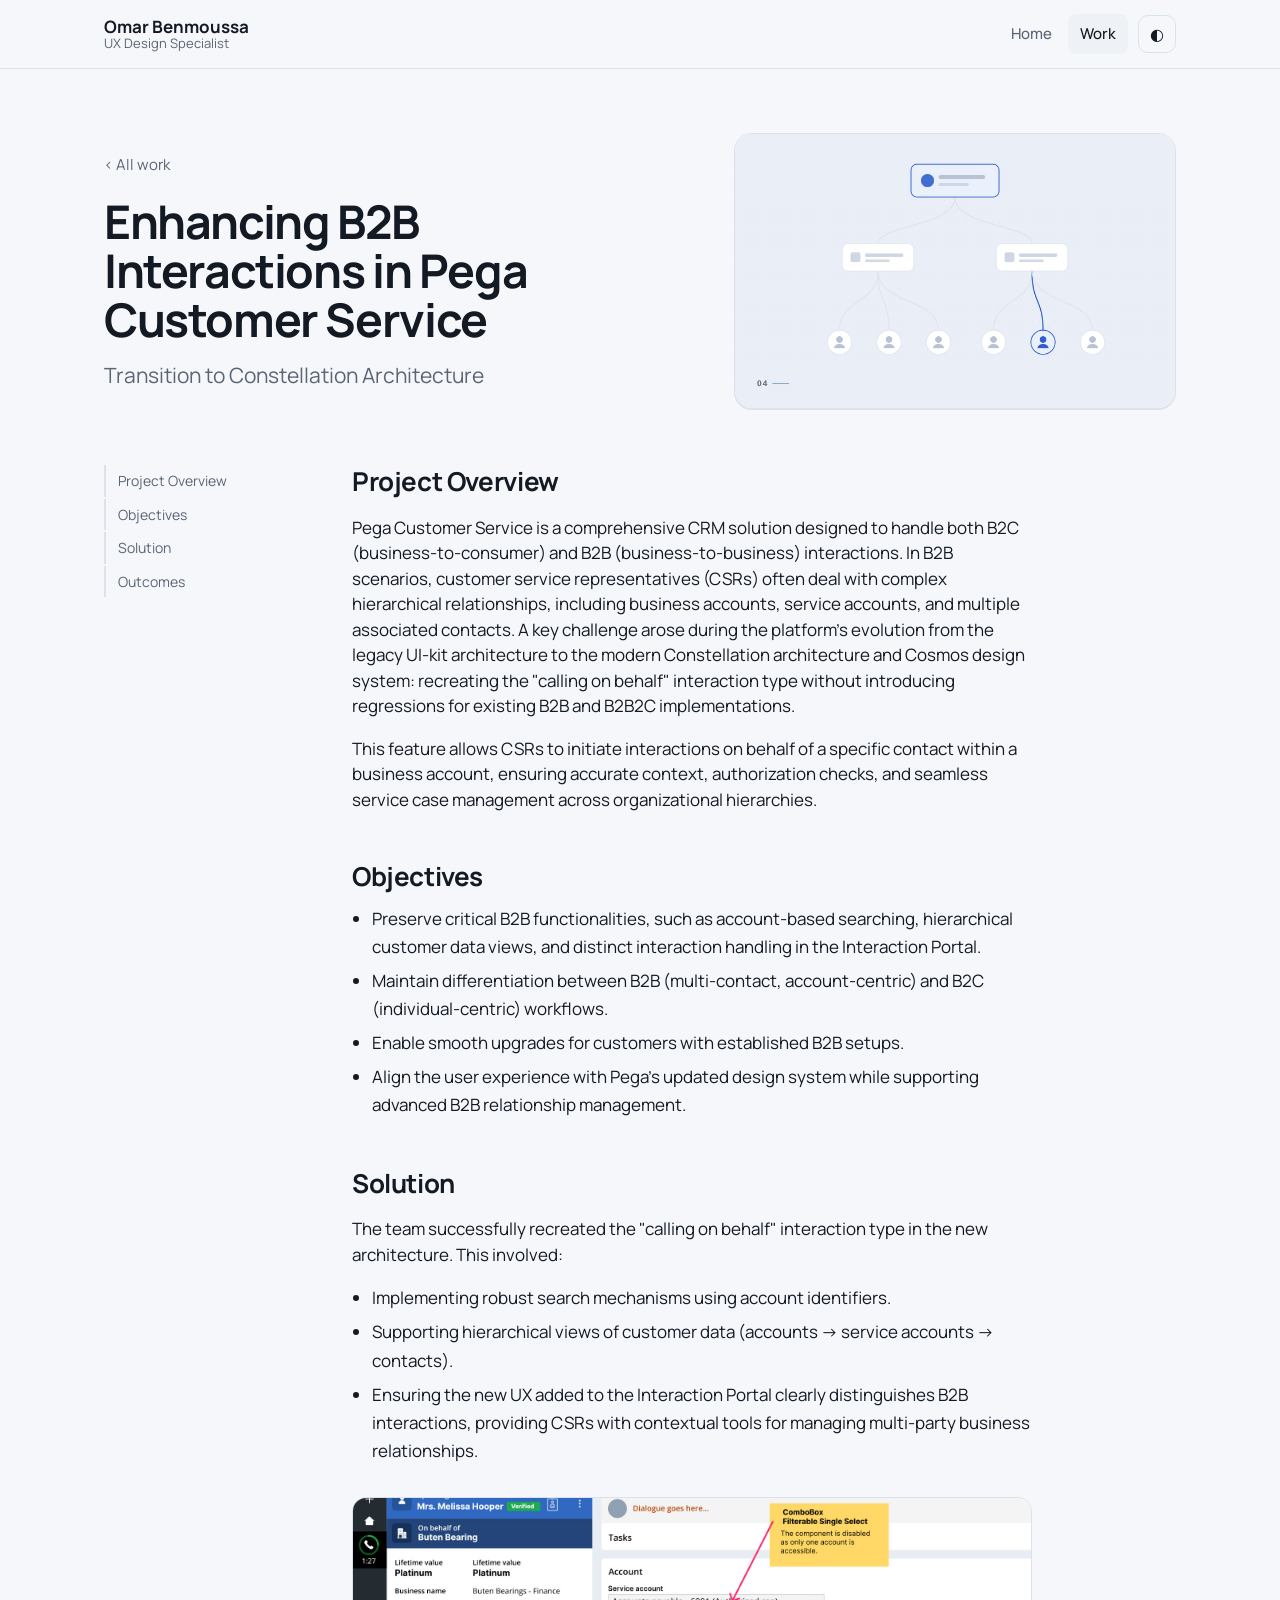
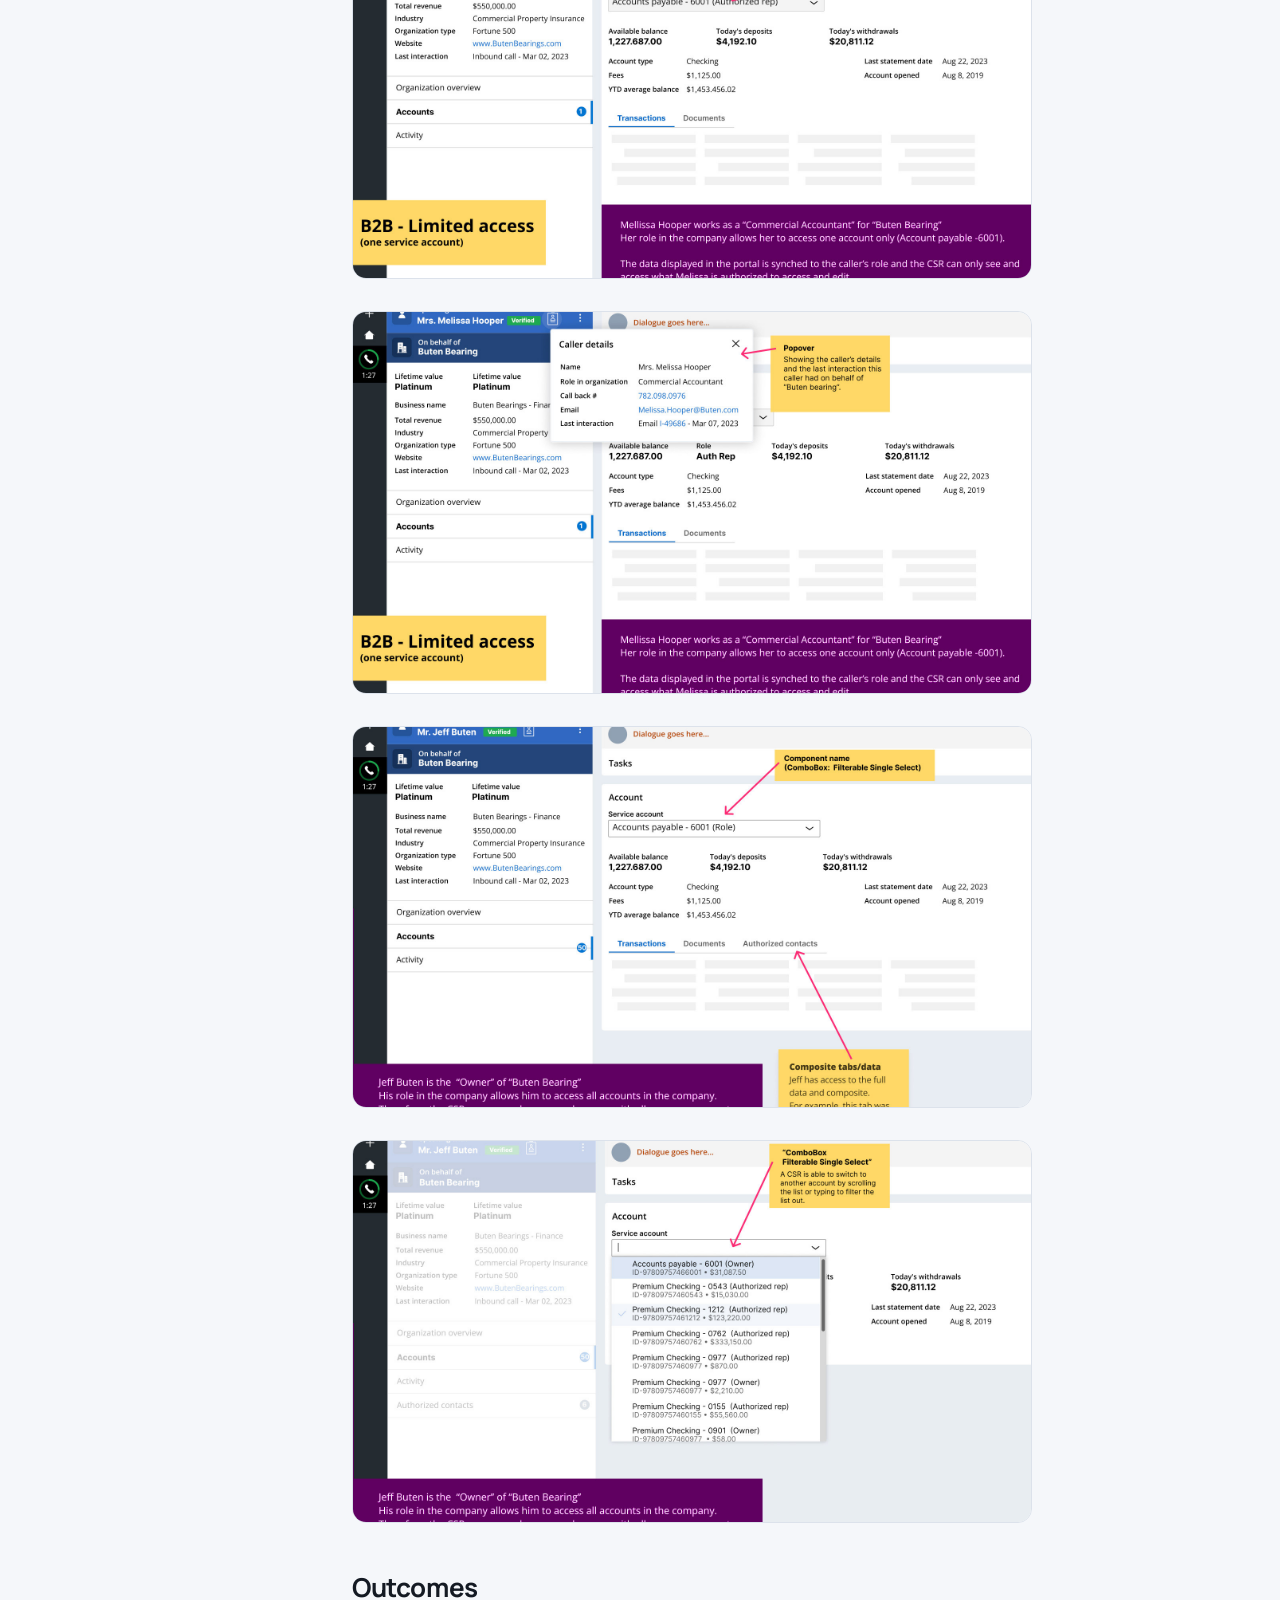
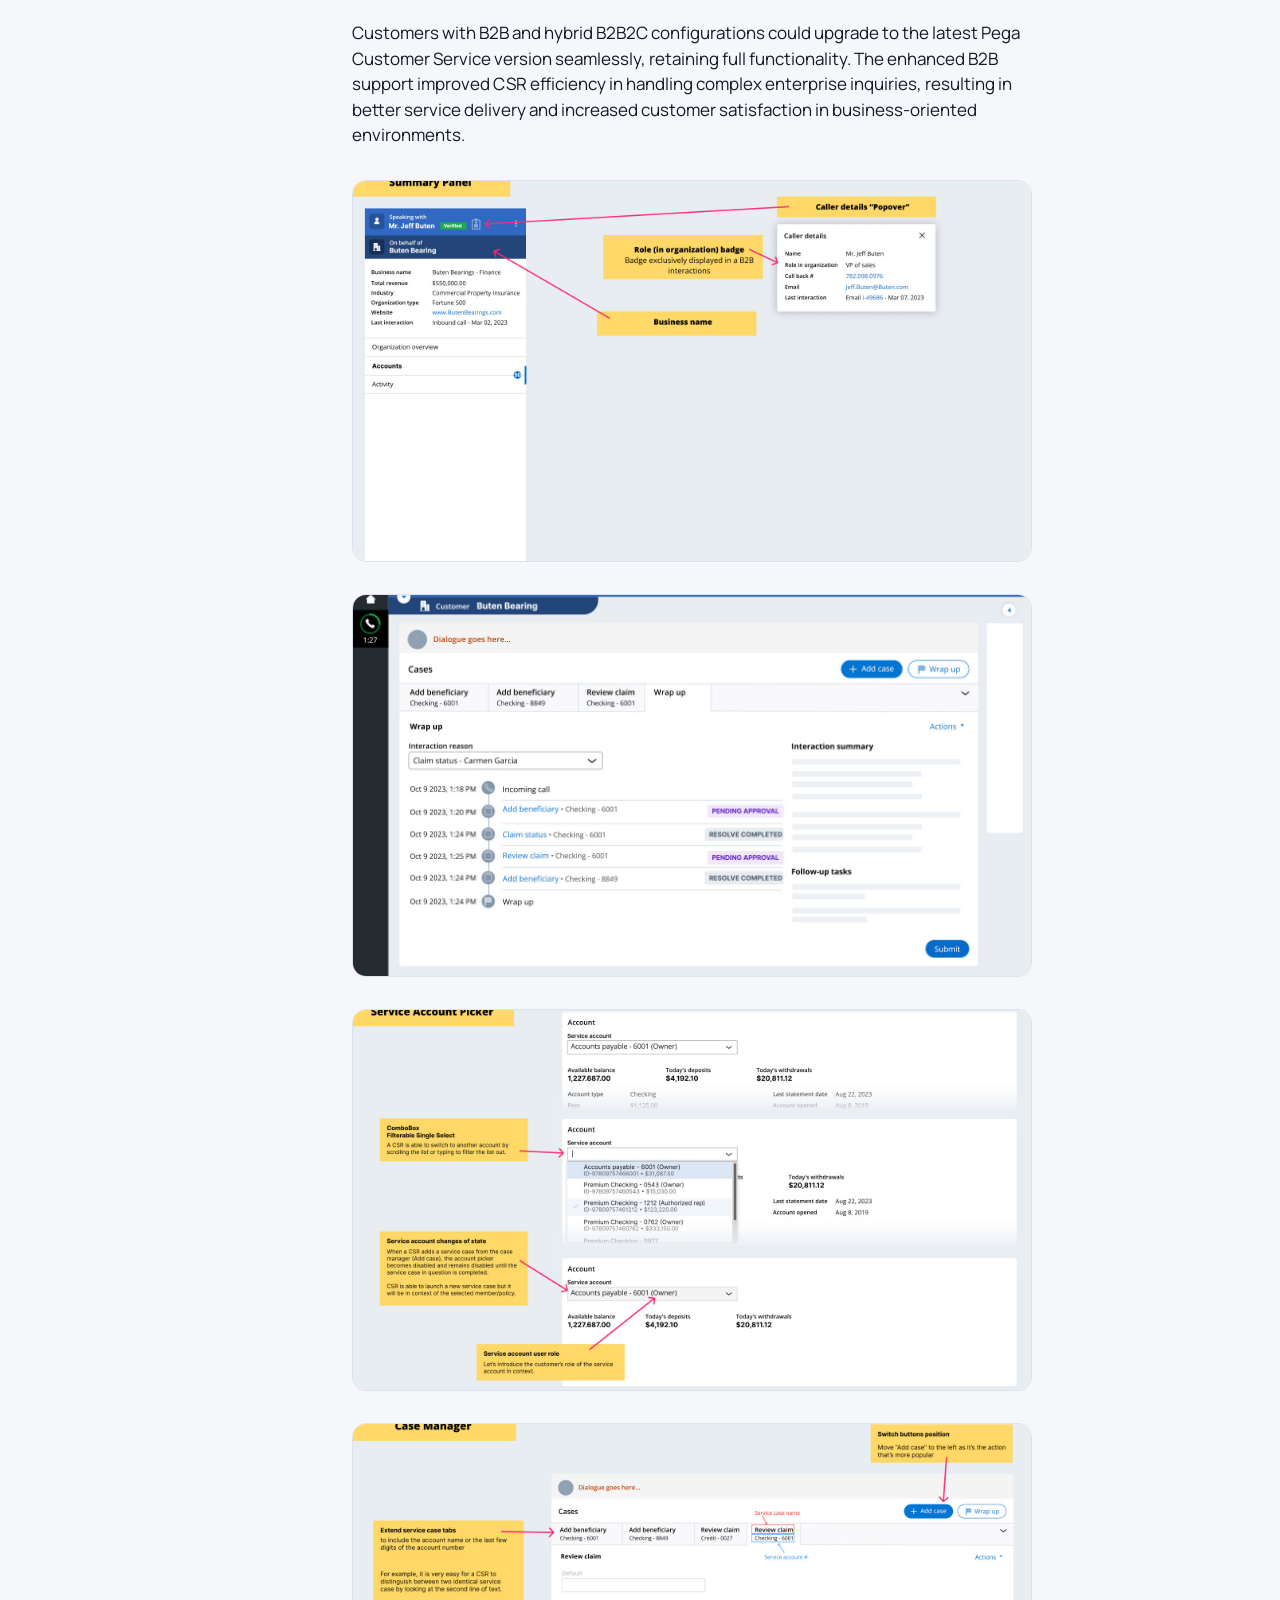
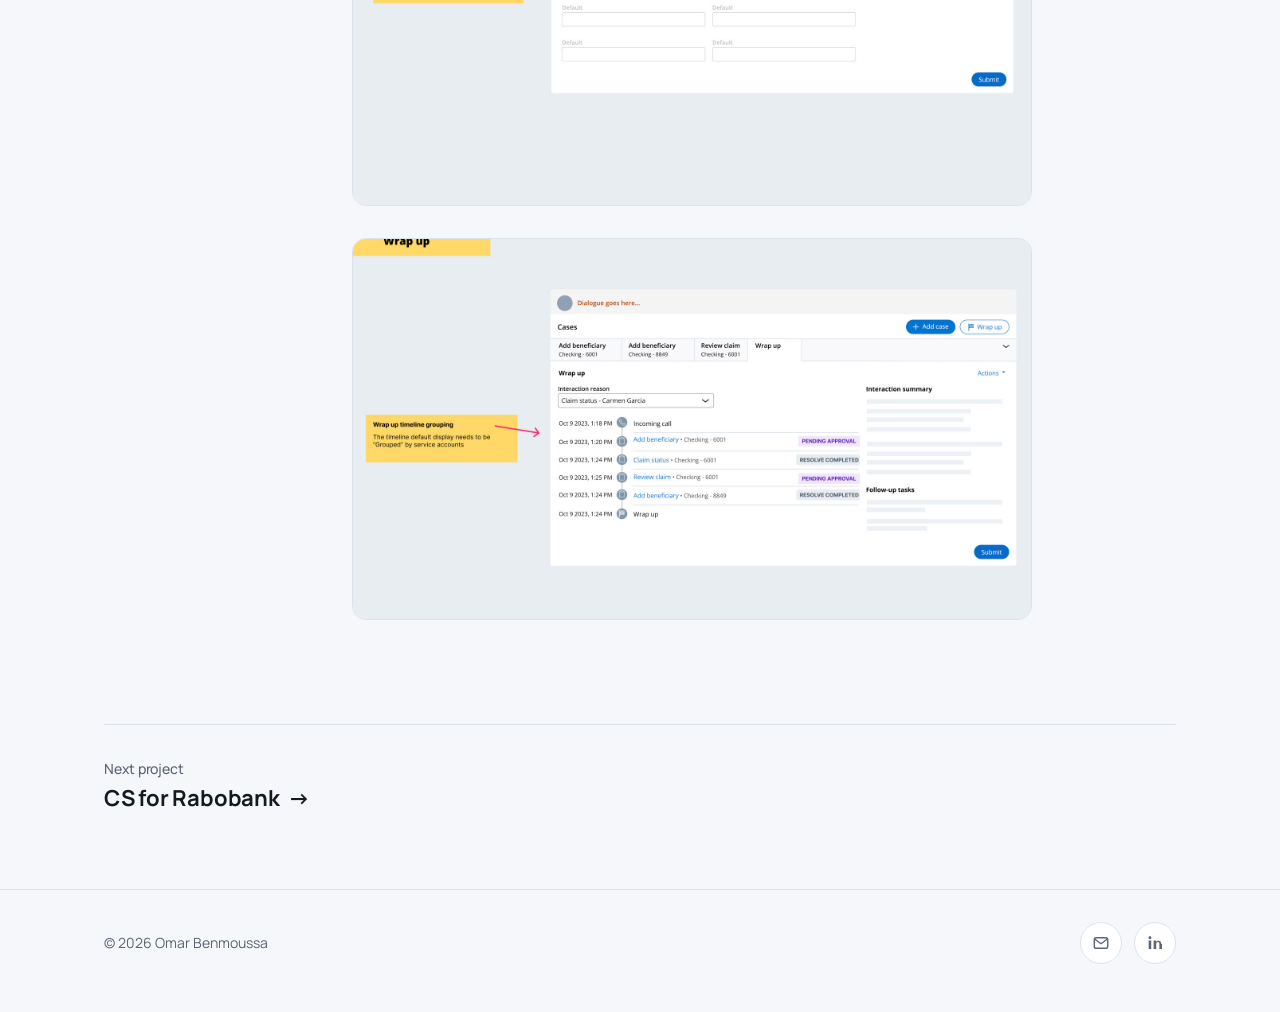
<file: enhancing-b2b-interactions.html>
<!DOCTYPE html>
<html lang="en">
<head>
<meta charset="utf-8">
<meta name="viewport" content="width=device-width, initial-scale=1, viewport-fit=cover">
<title>Enhancing B2B Interactions in Pega Customer Service | Omar Benmoussa</title>
<meta name="description" content="Transition to Constellation Architecture">
<link rel="canonical" href="https://ux-portfolio-ten-smoky.vercel.app/enhancing-b2b-interactions">
<meta property="og:type" content="website">
<meta property="og:site_name" content="Omar Benmoussa">
<meta property="og:title" content="Enhancing B2B Interactions in Pega Customer Service | Omar Benmoussa">
<meta property="og:description" content="Transition to Constellation Architecture">
<meta property="og:url" content="https://ux-portfolio-ten-smoky.vercel.app/enhancing-b2b-interactions">
<meta property="og:image" content="https://ux-portfolio-ten-smoky.vercel.app/assets/images/covers/enhancing-b2b-interactions.jpg">
<meta name="twitter:card" content="summary_large_image">
<meta name="theme-color" content="#10151D">
<link rel="icon" href="/favicon.svg" type="image/svg+xml">
<link rel="preconnect" href="https://fonts.googleapis.com">
<link rel="preconnect" href="https://fonts.gstatic.com" crossorigin>
<link href="https://fonts.googleapis.com/css2?family=Manrope:wght@400;500;600;700;800&display=swap" rel="stylesheet">
<link rel="stylesheet" href="/css/styles.css">
<script>try{var t=localStorage.getItem("theme");if(t)document.documentElement.dataset.theme=t}catch(e){}</script>
</head>
<body>
<a class="skip" href="#main">Skip to content</a>
<header class="site-header">
  <div class="wrap bar">
    <a class="brand" href="/"><b>Omar Benmoussa</b><span>UX Design Specialist</span></a>
    <nav aria-label="Main">
      <a href="/">Home</a>
      <a href="/work" aria-current="page">Work</a>
      <button class="toggle" id="theme-toggle" type="button" aria-label="Switch light or dark theme">◐</button>
    </nav>
  </div>
</header>
<main id="main">
<div class="wrap">
  <div class="case-top case-top--cover"><div class="case-intro"><a class="back" href="/work">‹ All work</a><h1>Enhancing B2B Interactions in Pega Customer Service</h1><p class="lede">Transition to Constellation Architecture</p></div><div class="media case-cover" style="aspect-ratio:16/10" data-label="Image: assets/images/covers/enhancing-b2b-interactions.jpg"><img class="cover-dark" src="/assets/images/covers/enhancing-b2b-interactions.jpg" alt="Enhancing B2B Interactions in Pega Customer Service cover" decoding="async" onerror="this.parentElement.classList.add('missing');this.remove()"><img class="cover-light" src="/assets/images/covers/enhancing-b2b-interactions-light.jpg" alt="Enhancing B2B Interactions in Pega Customer Service cover" decoding="async" onerror="this.parentElement.classList.add('missing');this.remove()"></div></div>
  <div class="case">
    <nav class="toc" aria-label="On this page"><a href="#project-overview">Project Overview</a><a href="#objectives">Objectives</a><a href="#solution">Solution</a><a href="#outcomes">Outcomes</a></nav>
    <article class="prose"><h2 id="project-overview">Project Overview</h2><p>Pega Customer Service is a comprehensive CRM solution designed to handle both B2C (business-to-consumer) and B2B (business-to-business) interactions. In B2B scenarios, customer service representatives (CSRs) often deal with complex hierarchical relationships, including business accounts, service accounts, and multiple associated contacts. A key challenge arose during the platform&#x27;s evolution from the legacy UI-kit architecture to the modern Constellation architecture and Cosmos design system: recreating the &quot;calling on behalf&quot; interaction type without introducing regressions for existing B2B and B2B2C implementations.</p><p>This feature allows CSRs to initiate interactions on behalf of a specific contact within a business account, ensuring accurate context, authorization checks, and seamless service case management across organizational hierarchies.</p><h2 id="objectives">Objectives</h2><ul><li>Preserve critical B2B functionalities, such as account-based searching, hierarchical customer data views, and distinct interaction handling in the Interaction Portal.</li><li>Maintain differentiation between B2B (multi-contact, account-centric) and B2C (individual-centric) workflows.</li><li>Enable smooth upgrades for customers with established B2B setups.</li><li>Align the user experience with Pega&#x27;s updated design system while supporting advanced B2B relationship management.</li></ul><h2 id="solution">Solution</h2><p>The team successfully recreated the &quot;calling on behalf&quot; interaction type in the new architecture. This involved:</p><ul><li>Implementing robust search mechanisms using account identifiers.</li><li>Supporting hierarchical views of customer data (accounts → service accounts → contacts).</li><li>Ensuring the new UX added to the Interaction Portal clearly distinguishes B2B interactions, providing CSRs with contextual tools for managing multi-party business relationships.</li></ul><figure><div class="media" style="aspect-ratio:16/9" data-label="Image: assets/images/enhancing-b2b-interactions/01-solution.jpg"><img src="/assets/images/enhancing-b2b-interactions/01-solution.jpg" alt="B2B interaction solution screen 1" loading="lazy" decoding="async" onerror="this.parentElement.classList.add('missing');this.remove()"></div></figure><figure><div class="media" style="aspect-ratio:16/9" data-label="Image: assets/images/enhancing-b2b-interactions/02-solution.jpg"><img src="/assets/images/enhancing-b2b-interactions/02-solution.jpg" alt="B2B interaction solution screen 2" loading="lazy" decoding="async" onerror="this.parentElement.classList.add('missing');this.remove()"></div></figure><figure><div class="media" style="aspect-ratio:16/9" data-label="Image: assets/images/enhancing-b2b-interactions/03-solution.jpg"><img src="/assets/images/enhancing-b2b-interactions/03-solution.jpg" alt="B2B interaction solution screen 3" loading="lazy" decoding="async" onerror="this.parentElement.classList.add('missing');this.remove()"></div></figure><figure><div class="media" style="aspect-ratio:16/9" data-label="Image: assets/images/enhancing-b2b-interactions/04-solution.jpg"><img src="/assets/images/enhancing-b2b-interactions/04-solution.jpg" alt="B2B interaction solution screen 4" loading="lazy" decoding="async" onerror="this.parentElement.classList.add('missing');this.remove()"></div></figure><h2 id="outcomes">Outcomes</h2><p>Customers with B2B and hybrid B2B2C configurations could upgrade to the latest Pega Customer Service version seamlessly, retaining full functionality. The enhanced B2B support improved CSR efficiency in handling complex enterprise inquiries, resulting in better service delivery and increased customer satisfaction in business-oriented environments.</p><figure><div class="media" style="aspect-ratio:16/9" data-label="Image: assets/images/enhancing-b2b-interactions/05-outcome.jpg"><img src="/assets/images/enhancing-b2b-interactions/05-outcome.jpg" alt="B2B interaction outcome screen 1" loading="lazy" decoding="async" onerror="this.parentElement.classList.add('missing');this.remove()"></div></figure><figure><div class="media" style="aspect-ratio:16/9" data-label="Image: assets/images/enhancing-b2b-interactions/06-outcome.jpg"><img src="/assets/images/enhancing-b2b-interactions/06-outcome.jpg" alt="B2B interaction outcome screen 2" loading="lazy" decoding="async" onerror="this.parentElement.classList.add('missing');this.remove()"></div></figure><figure><div class="media" style="aspect-ratio:16/9" data-label="Image: assets/images/enhancing-b2b-interactions/07-outcome.jpg"><img src="/assets/images/enhancing-b2b-interactions/07-outcome.jpg" alt="B2B interaction outcome screen 3" loading="lazy" decoding="async" onerror="this.parentElement.classList.add('missing');this.remove()"></div></figure><figure><div class="media" style="aspect-ratio:16/9" data-label="Image: assets/images/enhancing-b2b-interactions/08-outcome.jpg"><img src="/assets/images/enhancing-b2b-interactions/08-outcome.jpg" alt="B2B interaction outcome screen 4" loading="lazy" decoding="async" onerror="this.parentElement.classList.add('missing');this.remove()"></div></figure><figure><div class="media" style="aspect-ratio:16/9" data-label="Image: assets/images/enhancing-b2b-interactions/09-outcome.jpg"><img src="/assets/images/enhancing-b2b-interactions/09-outcome.jpg" alt="B2B interaction outcome screen 5" loading="lazy" decoding="async" onerror="this.parentElement.classList.add('missing');this.remove()"></div></figure></article>
  </div>
  <div class="next"><a href="/cs-for-rabobank"><small>Next project</small>CS for Rabobank<span class="arrow" aria-hidden="true">→</span></a></div>
</div>
</main>
<footer class="site-footer">
  <div class="wrap foot">
    <span>© <span id="year">2026</span> Omar Benmoussa</span>
    <div class="social social--footer">
      <a class="social-btn" href="mailto:benmoussa.o@gmail.com" aria-label="Email me" data-tip="Email me"><svg viewBox="0 0 24 24" aria-hidden="true"><rect x="3" y="5" width="18" height="14" rx="2.5" fill="none" stroke="currentColor" stroke-width="1.8"/><path d="M4 7l8 6 8-6" fill="none" stroke="currentColor" stroke-width="1.8" stroke-linecap="round" stroke-linejoin="round"/></svg></a>
      <a class="social-btn" href="https://www.linkedin.com/in/omar-benmoussa-98033015/" target="_blank" rel="noopener" aria-label="LinkedIn" data-tip="LinkedIn"><svg viewBox="0 0 24 24" aria-hidden="true"><path fill="currentColor" d="M6.94 8.5H3.56V20h3.38V8.5zM5.25 3a1.96 1.96 0 100 3.92 1.96 1.96 0 000-3.92zM20.44 13.4c0-3.1-1.65-4.54-3.86-4.54-1.78 0-2.58.98-3.02 1.67V8.5h-3.38V20h3.38v-6.1c0-1.6.3-3.15 2.29-3.15 1.96 0 1.99 1.83 1.99 3.25V20h3.38l.22-6.6z"/></svg></a>
    </div>
  </div>
</footer>
<script src="/js/main.js" defer></script>
</body>
</html>
</file>
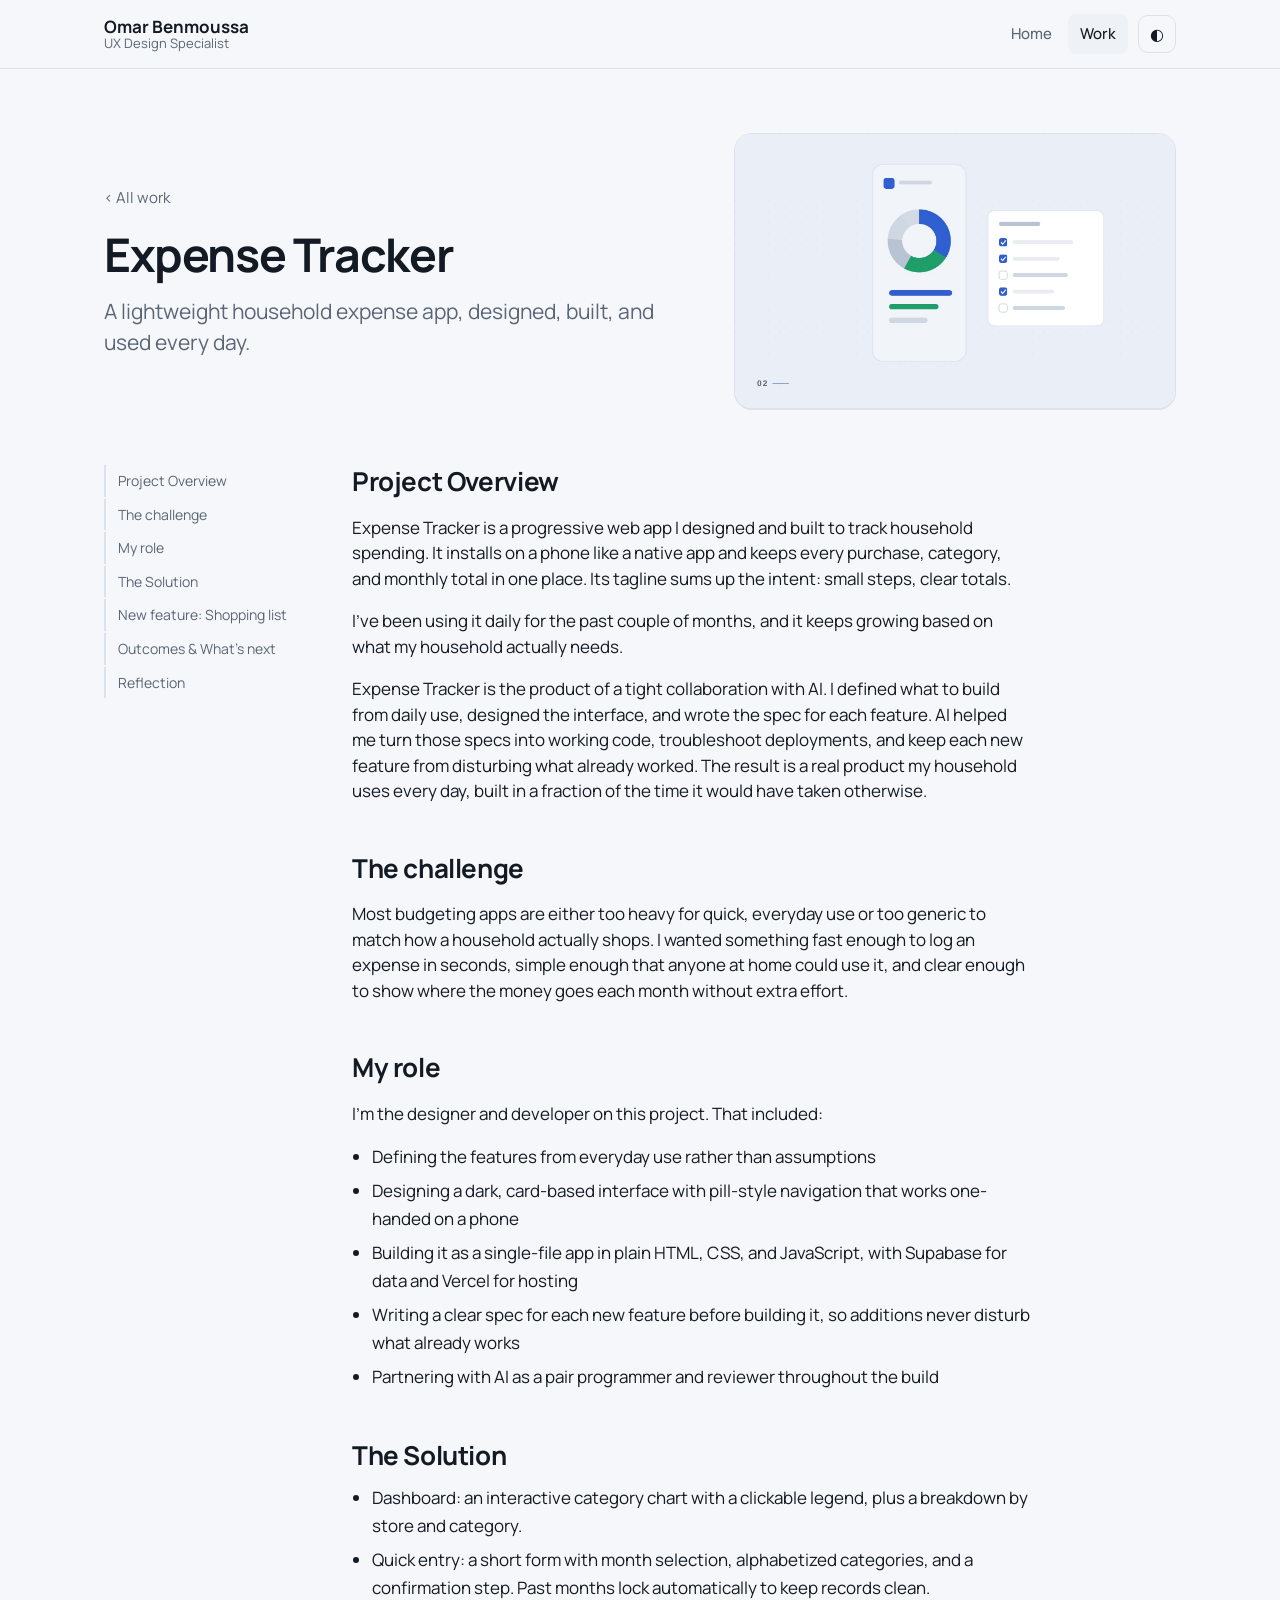
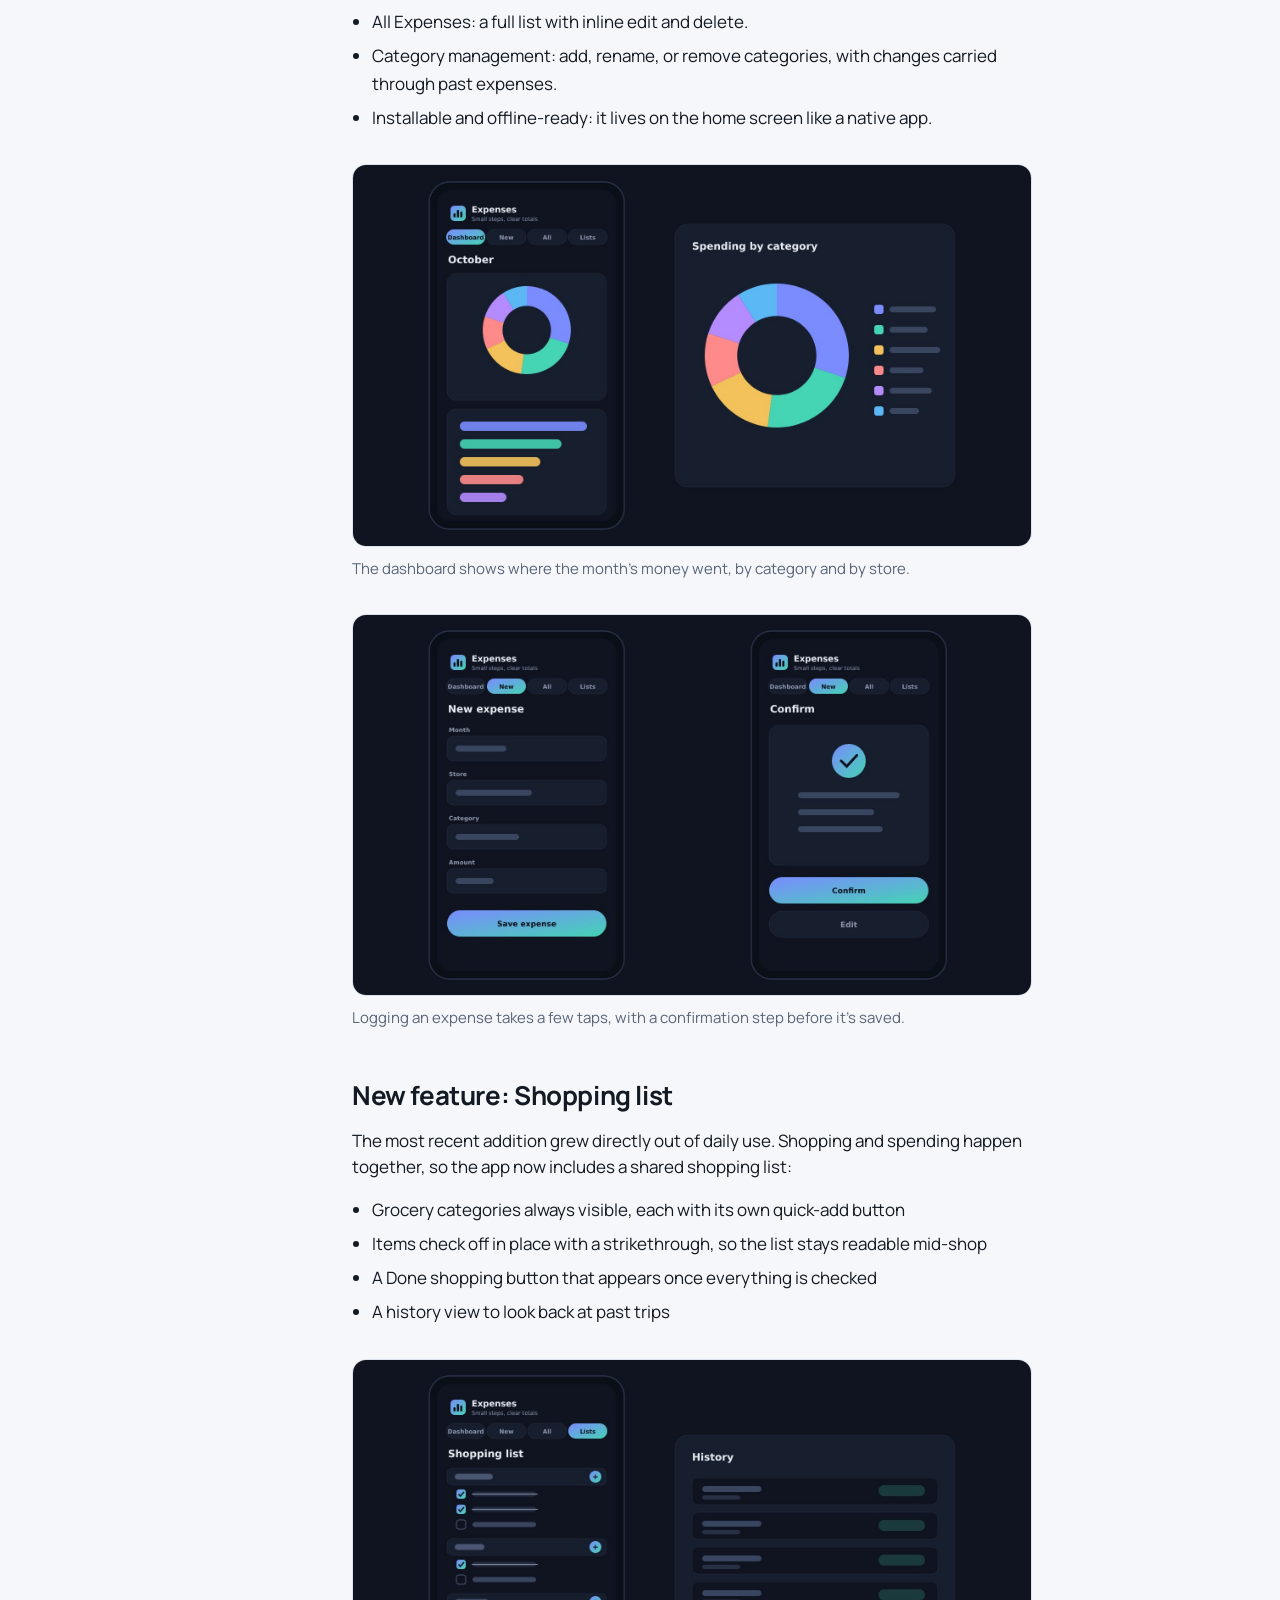
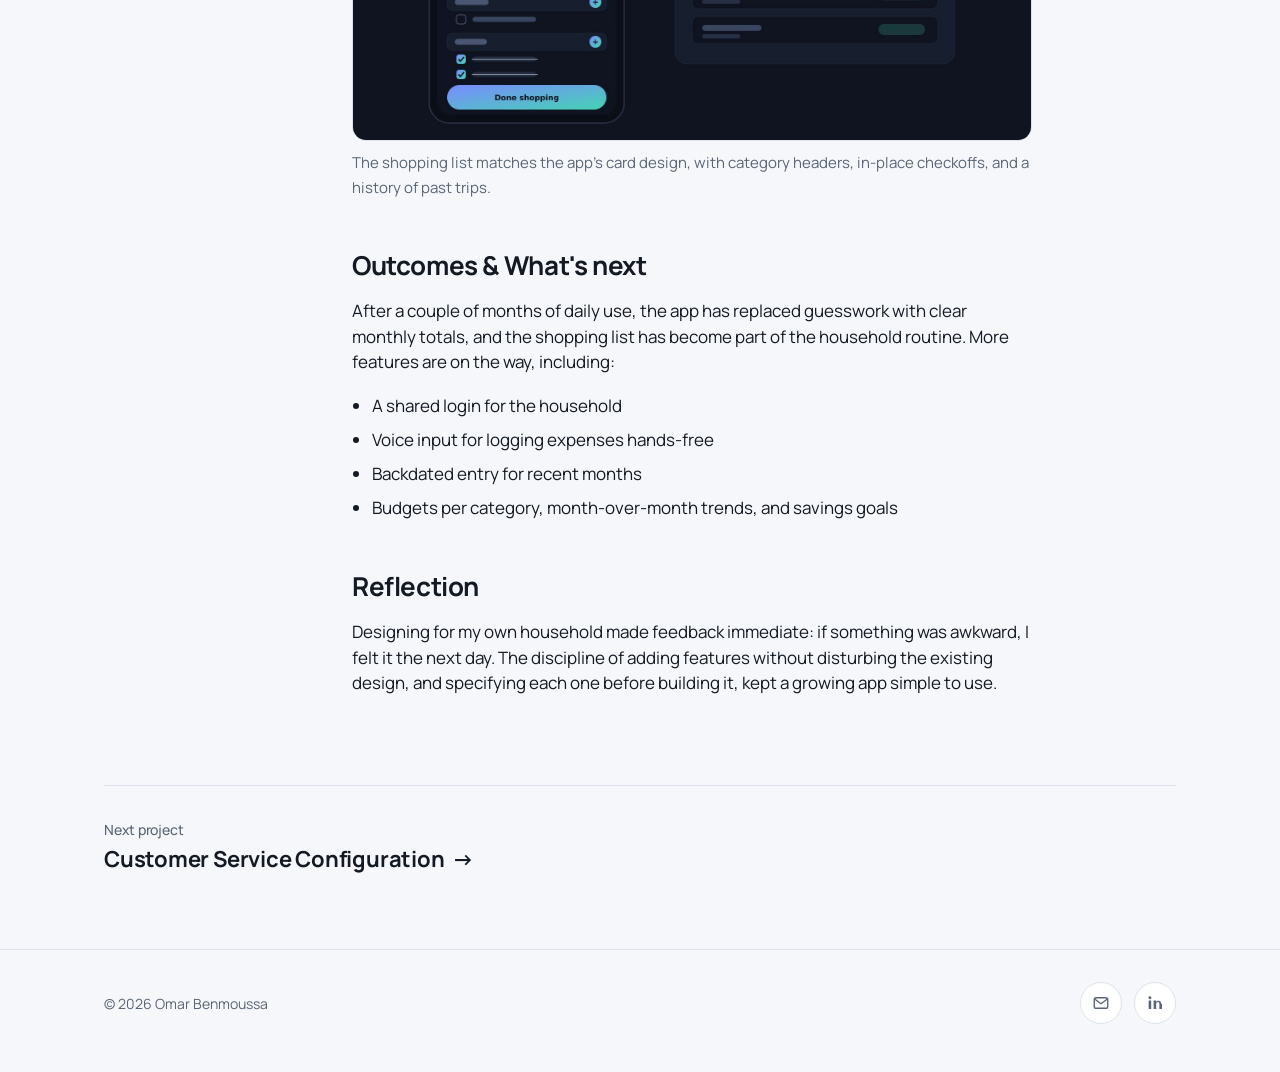
<file: expense-tracker.html>
<!DOCTYPE html>
<html lang="en">
<head>
<meta charset="utf-8">
<meta name="viewport" content="width=device-width, initial-scale=1, viewport-fit=cover">
<title>Expense Tracker | Omar Benmoussa</title>
<meta name="description" content="A lightweight household expense app, designed, built, and used every day.">
<link rel="canonical" href="https://ux-portfolio-ten-smoky.vercel.app/expense-tracker">
<meta property="og:type" content="website">
<meta property="og:site_name" content="Omar Benmoussa">
<meta property="og:title" content="Expense Tracker | Omar Benmoussa">
<meta property="og:description" content="A lightweight household expense app, designed, built, and used every day.">
<meta property="og:url" content="https://ux-portfolio-ten-smoky.vercel.app/expense-tracker">
<meta property="og:image" content="https://ux-portfolio-ten-smoky.vercel.app/assets/images/covers/expense-tracker.jpg">
<meta name="twitter:card" content="summary_large_image">
<meta name="theme-color" content="#10151D">
<link rel="icon" href="/favicon.svg" type="image/svg+xml">
<link rel="preconnect" href="https://fonts.googleapis.com">
<link rel="preconnect" href="https://fonts.gstatic.com" crossorigin>
<link href="https://fonts.googleapis.com/css2?family=Manrope:wght@400;500;600;700;800&display=swap" rel="stylesheet">
<link rel="stylesheet" href="/css/styles.css">
<script>try{var t=localStorage.getItem("theme");if(t)document.documentElement.dataset.theme=t}catch(e){}</script>
</head>
<body>
<a class="skip" href="#main">Skip to content</a>
<header class="site-header">
  <div class="wrap bar">
    <a class="brand" href="/"><b>Omar Benmoussa</b><span>UX Design Specialist</span></a>
    <nav aria-label="Main">
      <a href="/">Home</a>
      <a href="/work" aria-current="page">Work</a>
      <button class="toggle" id="theme-toggle" type="button" aria-label="Switch light or dark theme">◐</button>
    </nav>
  </div>
</header>
<main id="main">
<div class="wrap">
  <div class="case-top case-top--cover"><div class="case-intro"><a class="back" href="/work">‹ All work</a><h1>Expense Tracker</h1><p class="lede">A lightweight household expense app, designed, built, and used every day.</p></div><div class="media case-cover" style="aspect-ratio:16/10" data-label="Image: assets/images/covers/expense-tracker.jpg"><img class="cover-dark" src="/assets/images/covers/expense-tracker.jpg" alt="Expense Tracker cover" decoding="async" onerror="this.parentElement.classList.add('missing');this.remove()"><img class="cover-light" src="/assets/images/covers/expense-tracker-light.jpg" alt="Expense Tracker cover" decoding="async" onerror="this.parentElement.classList.add('missing');this.remove()"></div></div>
  <div class="case">
    <nav class="toc" aria-label="On this page"><a href="#project-overview">Project Overview</a><a href="#the-challenge">The challenge</a><a href="#my-role">My role</a><a href="#the-solution">The Solution</a><a href="#new-feature-shopping-list">New feature: Shopping list</a><a href="#outcomes-what-s-next">Outcomes &amp; What&#x27;s next</a><a href="#reflection">Reflection</a></nav>
    <article class="prose"><h2 id="project-overview">Project Overview</h2><p>Expense Tracker is a progressive web app I designed and built to track household spending. It installs on a phone like a native app and keeps every purchase, category, and monthly total in one place. Its tagline sums up the intent: small steps, clear totals.</p><p>I&#x27;ve been using it daily for the past couple of months, and it keeps growing based on what my household actually needs.</p><p>Expense Tracker is the product of a tight collaboration with AI. I defined what to build from daily use, designed the interface, and wrote the spec for each feature. AI helped me turn those specs into working code, troubleshoot deployments, and keep each new feature from disturbing what already worked. The result is a real product my household uses every day, built in a fraction of the time it would have taken otherwise.</p><h2 id="the-challenge">The challenge</h2><p>Most budgeting apps are either too heavy for quick, everyday use or too generic to match how a household actually shops. I wanted something fast enough to log an expense in seconds, simple enough that anyone at home could use it, and clear enough to show where the money goes each month without extra effort.</p><h2 id="my-role">My role</h2><p>I&#x27;m the designer and developer on this project. That included:</p><ul><li>Defining the features from everyday use rather than assumptions</li><li>Designing a dark, card-based interface with pill-style navigation that works one-handed on a phone</li><li>Building it as a single-file app in plain HTML, CSS, and JavaScript, with Supabase for data and Vercel for hosting</li><li>Writing a clear spec for each new feature before building it, so additions never disturb what already works</li><li>Partnering with AI as a pair programmer and reviewer throughout the build</li></ul><h2 id="the-solution">The Solution</h2><ul><li>Dashboard: an interactive category chart with a clickable legend, plus a breakdown by store and category.</li><li>Quick entry: a short form with month selection, alphabetized categories, and a confirmation step. Past months lock automatically to keep records clean.</li><li>All Expenses: a full list with inline edit and delete.</li><li>Category management: add, rename, or remove categories, with changes carried through past expenses.</li><li>Installable and offline-ready: it lives on the home screen like a native app.</li></ul><figure><div class="media" style="aspect-ratio:16/9" data-label="Image: assets/images/expense-tracker/01-dashboard.jpg"><img src="/assets/images/expense-tracker/01-dashboard.jpg" alt="Expense tracker dashboard with category charts" loading="lazy" decoding="async" onerror="this.parentElement.classList.add('missing');this.remove()"></div><figcaption>The dashboard shows where the month&#x27;s money went, by category and by store.</figcaption></figure><figure><div class="media" style="aspect-ratio:16/9" data-label="Image: assets/images/expense-tracker/02-new-expense.jpg"><img src="/assets/images/expense-tracker/02-new-expense.jpg" alt="New expense form and confirmation screen" loading="lazy" decoding="async" onerror="this.parentElement.classList.add('missing');this.remove()"></div><figcaption>Logging an expense takes a few taps, with a confirmation step before it&#x27;s saved.</figcaption></figure><h2 id="new-feature-shopping-list">New feature: Shopping list</h2><p>The most recent addition grew directly out of daily use. Shopping and spending happen together, so the app now includes a shared shopping list:</p><ul><li>Grocery categories always visible, each with its own quick-add button</li><li>Items check off in place with a strikethrough, so the list stays readable mid-shop</li><li>A Done shopping button that appears once everything is checked</li><li>A history view to look back at past trips</li></ul><figure><div class="media" style="aspect-ratio:16/9" data-label="Image: assets/images/expense-tracker/03-shopping-list.jpg"><img src="/assets/images/expense-tracker/03-shopping-list.jpg" alt="Shopping list and history views" loading="lazy" decoding="async" onerror="this.parentElement.classList.add('missing');this.remove()"></div><figcaption>The shopping list matches the app&#x27;s card design, with category headers, in-place checkoffs, and a history of past trips.</figcaption></figure><h2 id="outcomes-what-s-next">Outcomes &amp; What&#x27;s next</h2><p>After a couple of months of daily use, the app has replaced guesswork with clear monthly totals, and the shopping list has become part of the household routine. More features are on the way, including:</p><ul><li>A shared login for the household</li><li>Voice input for logging expenses hands-free</li><li>Backdated entry for recent months</li><li>Budgets per category, month-over-month trends, and savings goals</li></ul><h2 id="reflection">Reflection</h2><p>Designing for my own household made feedback immediate: if something was awkward, I felt it the next day. The discipline of adding features without disturbing the existing design, and specifying each one before building it, kept a growing app simple to use.</p></article>
  </div>
  <div class="next"><a href="/cs-cp"><small>Next project</small>Customer Service Configuration<span class="arrow" aria-hidden="true">→</span></a></div>
</div>
</main>
<footer class="site-footer">
  <div class="wrap foot">
    <span>© <span id="year">2026</span> Omar Benmoussa</span>
    <div class="social social--footer">
      <a class="social-btn" href="mailto:benmoussa.o@gmail.com" aria-label="Email me" data-tip="Email me"><svg viewBox="0 0 24 24" aria-hidden="true"><rect x="3" y="5" width="18" height="14" rx="2.5" fill="none" stroke="currentColor" stroke-width="1.8"/><path d="M4 7l8 6 8-6" fill="none" stroke="currentColor" stroke-width="1.8" stroke-linecap="round" stroke-linejoin="round"/></svg></a>
      <a class="social-btn" href="https://www.linkedin.com/in/omar-benmoussa-98033015/" target="_blank" rel="noopener" aria-label="LinkedIn" data-tip="LinkedIn"><svg viewBox="0 0 24 24" aria-hidden="true"><path fill="currentColor" d="M6.94 8.5H3.56V20h3.38V8.5zM5.25 3a1.96 1.96 0 100 3.92 1.96 1.96 0 000-3.92zM20.44 13.4c0-3.1-1.65-4.54-3.86-4.54-1.78 0-2.58.98-3.02 1.67V8.5h-3.38V20h3.38v-6.1c0-1.6.3-3.15 2.29-3.15 1.96 0 1.99 1.83 1.99 3.25V20h3.38l.22-6.6z"/></svg></a>
    </div>
  </div>
</footer>
<script src="/js/main.js" defer></script>
</body>
</html>
</file>
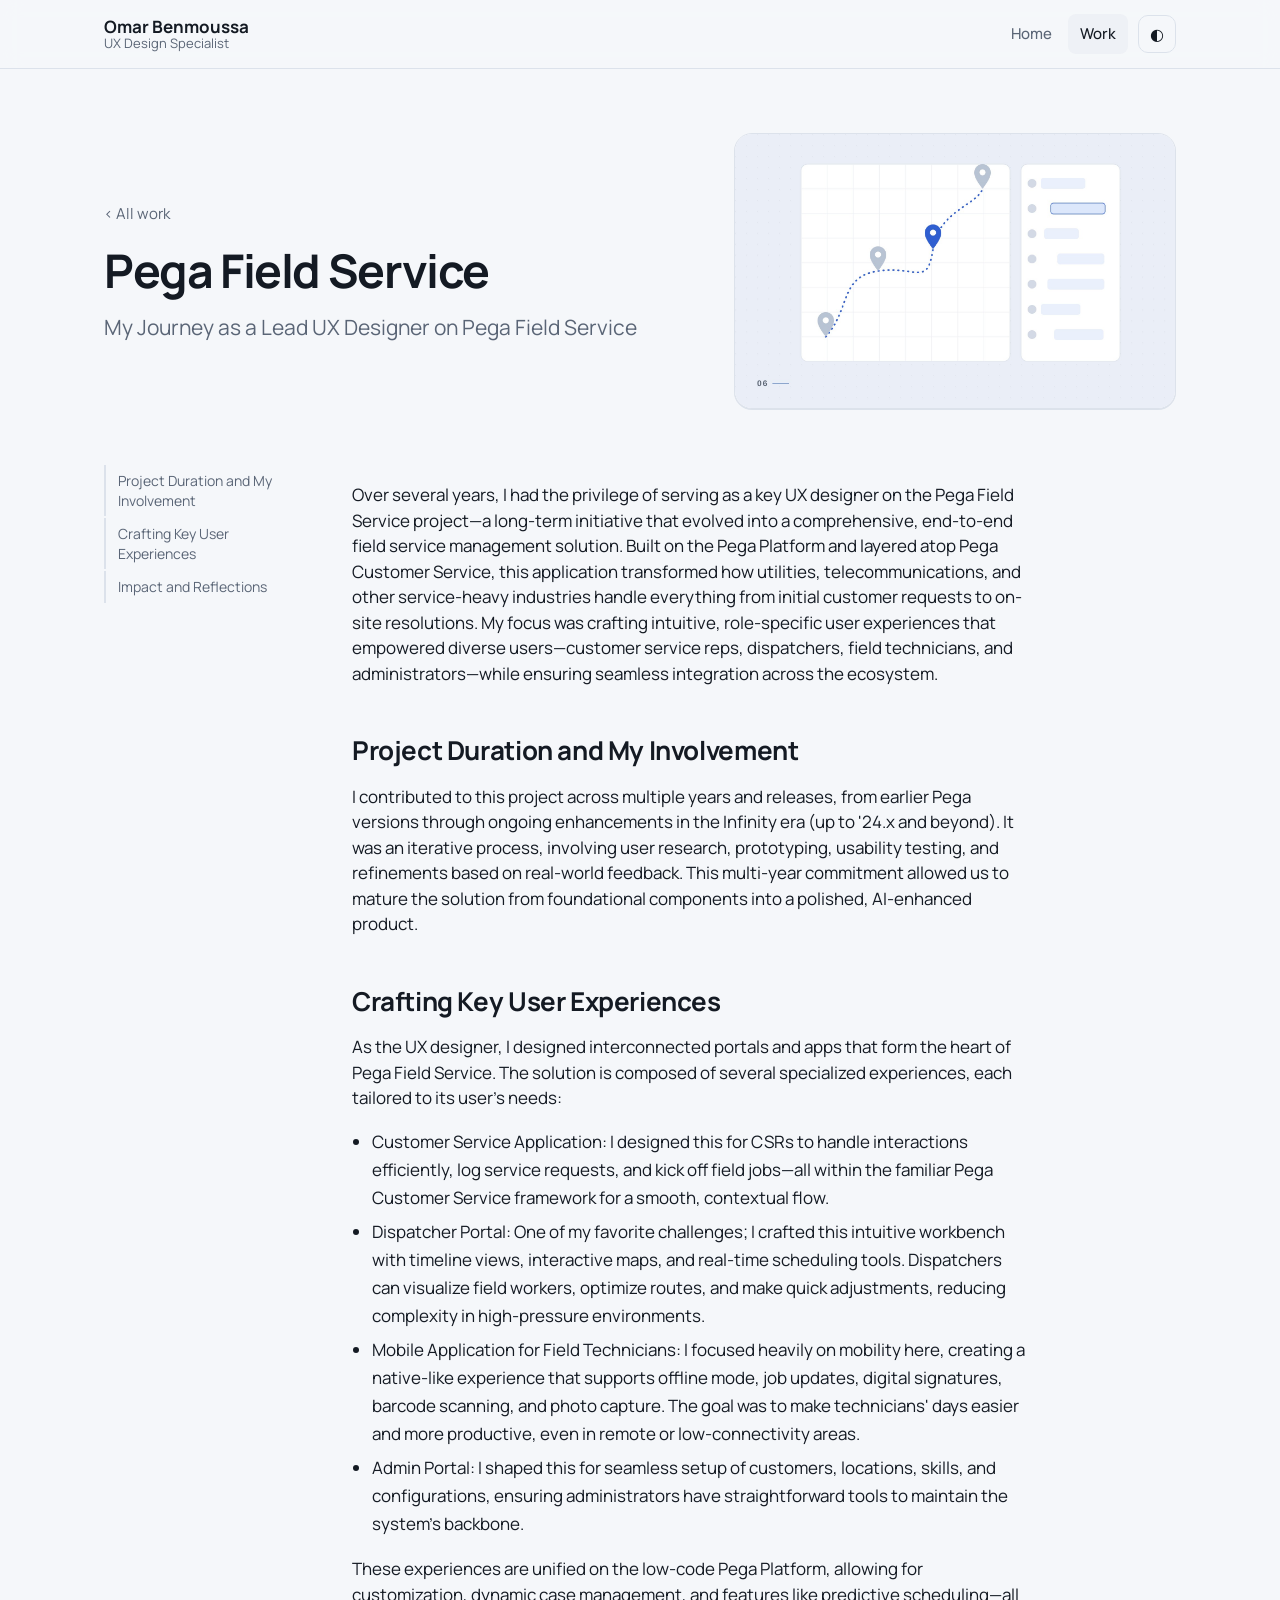
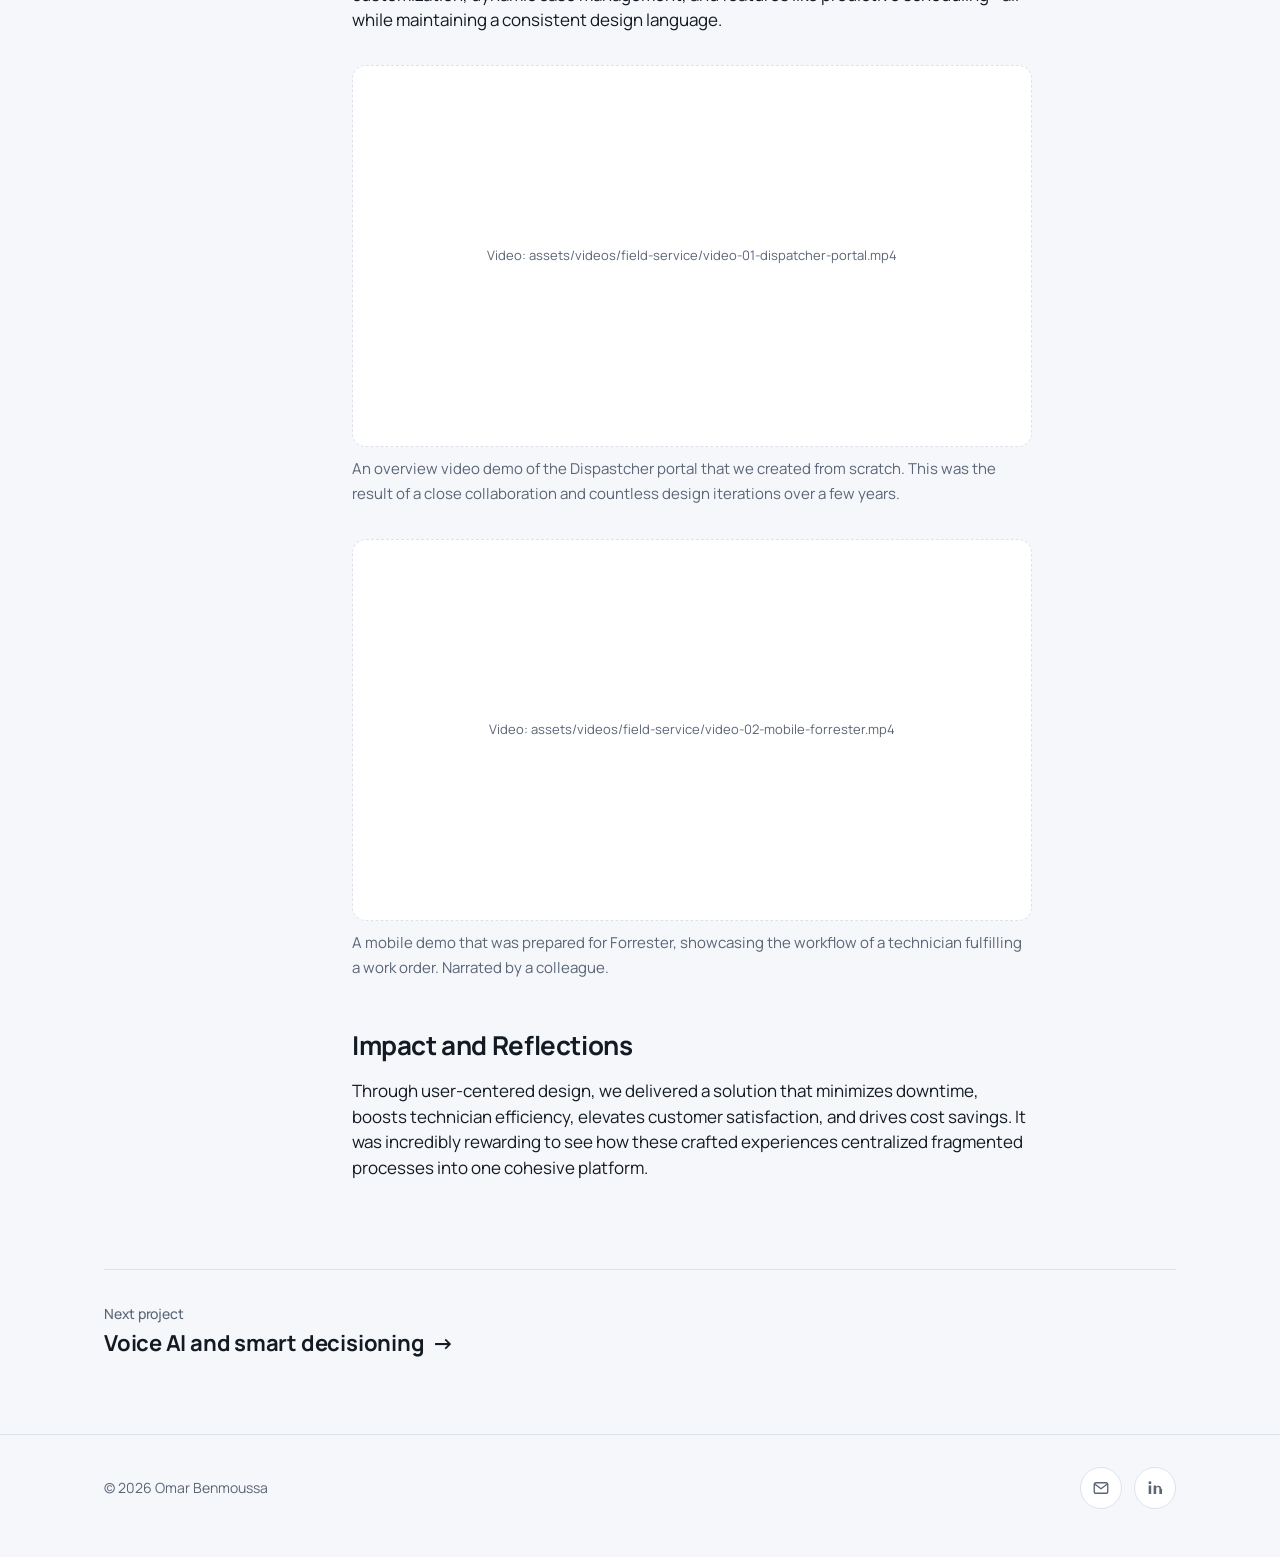
<file: field-service.html>
<!DOCTYPE html>
<html lang="en">
<head>
<meta charset="utf-8">
<meta name="viewport" content="width=device-width, initial-scale=1, viewport-fit=cover">
<title>Pega Field Service | Omar Benmoussa</title>
<meta name="description" content="My Journey as a Lead UX Designer on Pega Field Service">
<link rel="canonical" href="https://ux-portfolio-ten-smoky.vercel.app/field-service">
<meta property="og:type" content="website">
<meta property="og:site_name" content="Omar Benmoussa">
<meta property="og:title" content="Pega Field Service | Omar Benmoussa">
<meta property="og:description" content="My Journey as a Lead UX Designer on Pega Field Service">
<meta property="og:url" content="https://ux-portfolio-ten-smoky.vercel.app/field-service">
<meta property="og:image" content="https://ux-portfolio-ten-smoky.vercel.app/assets/images/covers/field-service.jpg">
<meta name="twitter:card" content="summary_large_image">
<meta name="theme-color" content="#10151D">
<link rel="icon" href="/favicon.svg" type="image/svg+xml">
<link rel="preconnect" href="https://fonts.googleapis.com">
<link rel="preconnect" href="https://fonts.gstatic.com" crossorigin>
<link href="https://fonts.googleapis.com/css2?family=Manrope:wght@400;500;600;700;800&display=swap" rel="stylesheet">
<link rel="stylesheet" href="/css/styles.css">
<script>try{var t=localStorage.getItem("theme");if(t)document.documentElement.dataset.theme=t}catch(e){}</script>
</head>
<body>
<a class="skip" href="#main">Skip to content</a>
<header class="site-header">
  <div class="wrap bar">
    <a class="brand" href="/"><b>Omar Benmoussa</b><span>UX Design Specialist</span></a>
    <nav aria-label="Main">
      <a href="/">Home</a>
      <a href="/work" aria-current="page">Work</a>
      <button class="toggle" id="theme-toggle" type="button" aria-label="Switch light or dark theme">◐</button>
    </nav>
  </div>
</header>
<main id="main">
<div class="wrap">
  <div class="case-top case-top--cover"><div class="case-intro"><a class="back" href="/work">‹ All work</a><h1>Pega Field Service</h1><p class="lede">My Journey as a Lead UX Designer on Pega Field Service</p></div><div class="media case-cover" style="aspect-ratio:16/10" data-label="Image: assets/images/covers/field-service.jpg"><img class="cover-dark" src="/assets/images/covers/field-service.jpg" alt="Pega Field Service cover" decoding="async" onerror="this.parentElement.classList.add('missing');this.remove()"><img class="cover-light" src="/assets/images/covers/field-service-light.jpg" alt="Pega Field Service cover" decoding="async" onerror="this.parentElement.classList.add('missing');this.remove()"></div></div>
  <div class="case">
    <nav class="toc" aria-label="On this page"><a href="#project-duration-and-my-involvement">Project Duration and My Involvement</a><a href="#crafting-key-user-experiences">Crafting Key User Experiences</a><a href="#impact-and-reflections">Impact and Reflections</a></nav>
    <article class="prose"><p>Over several years, I had the privilege of serving as a key UX designer on the Pega Field Service project—a long-term initiative that evolved into a comprehensive, end-to-end field service management solution. Built on the Pega Platform and layered atop Pega Customer Service, this application transformed how utilities, telecommunications, and other service-heavy industries handle everything from initial customer requests to on-site resolutions. My focus was crafting intuitive, role-specific user experiences that empowered diverse users—customer service reps, dispatchers, field technicians, and administrators—while ensuring seamless integration across the ecosystem.</p><h2 id="project-duration-and-my-involvement">Project Duration and My Involvement</h2><p>I contributed to this project across multiple years and releases, from earlier Pega versions through ongoing enhancements in the Infinity era (up to &#x27;24.x and beyond). It was an iterative process, involving user research, prototyping, usability testing, and refinements based on real-world feedback. This multi-year commitment allowed us to mature the solution from foundational components into a polished, AI-enhanced product.</p><h2 id="crafting-key-user-experiences">Crafting Key User Experiences</h2><p>As the UX designer, I designed interconnected portals and apps that form the heart of Pega Field Service. The solution is composed of several specialized experiences, each tailored to its user&#x27;s needs:</p><ul><li>Customer Service Application: I designed this for CSRs to handle interactions efficiently, log service requests, and kick off field jobs—all within the familiar Pega Customer Service framework for a smooth, contextual flow.</li><li>Dispatcher Portal: One of my favorite challenges; I crafted this intuitive workbench with timeline views, interactive maps, and real-time scheduling tools. Dispatchers can visualize field workers, optimize routes, and make quick adjustments, reducing complexity in high-pressure environments.</li><li>Mobile Application for Field Technicians: I focused heavily on mobility here, creating a native-like experience that supports offline mode, job updates, digital signatures, barcode scanning, and photo capture. The goal was to make technicians&#x27; days easier and more productive, even in remote or low-connectivity areas.</li><li>Admin Portal: I shaped this for seamless setup of customers, locations, skills, and configurations, ensuring administrators have straightforward tools to maintain the system&#x27;s backbone.</li></ul><p>These experiences are unified on the low-code Pega Platform, allowing for customization, dynamic case management, and features like predictive scheduling—all while maintaining a consistent design language.</p><figure><div class="media video" style="aspect-ratio:16/9" data-label="Video: assets/videos/field-service/video-01-dispatcher-portal.mp4"><video controls preload="metadata" playsinline title="Dispatcher portal overview demo" src="https://vzmnkp4v1qr37tz2.public.blob.vercel-storage.com/video-01-dispatcher-portal.mp4" onerror="this.parentElement.classList.add('missing');this.remove()"></video></div><figcaption>An overview video demo of the Dispastcher portal that we created from scratch. This was the result of a close collaboration and countless design iterations over a few years.</figcaption></figure><figure><div class="media video" style="aspect-ratio:16/9" data-label="Video: assets/videos/field-service/video-02-mobile-forrester.mp4"><video controls preload="metadata" playsinline title="Field technician mobile demo" src="https://vzmnkp4v1qr37tz2.public.blob.vercel-storage.com/video-02-mobile-forrester.mp4" onerror="this.parentElement.classList.add('missing');this.remove()"></video></div><figcaption>A mobile demo that was prepared for Forrester, showcasing the workflow of a technician fulfilling a work order. Narrated by a colleague.</figcaption></figure><h2 id="impact-and-reflections">Impact and Reflections</h2><p>Through user-centered design, we delivered a solution that minimizes downtime, boosts technician efficiency, elevates customer satisfaction, and drives cost savings. It was incredibly rewarding to see how these crafted experiences centralized fragmented processes into one cohesive platform.</p></article>
  </div>
  <div class="next"><a href="/voice-ai-and-smart-decisioning"><small>Next project</small>Voice AI and smart decisioning<span class="arrow" aria-hidden="true">→</span></a></div>
</div>
</main>
<footer class="site-footer">
  <div class="wrap foot">
    <span>© <span id="year">2026</span> Omar Benmoussa</span>
    <div class="social social--footer">
      <a class="social-btn" href="mailto:benmoussa.o@gmail.com" aria-label="Email me" data-tip="Email me"><svg viewBox="0 0 24 24" aria-hidden="true"><rect x="3" y="5" width="18" height="14" rx="2.5" fill="none" stroke="currentColor" stroke-width="1.8"/><path d="M4 7l8 6 8-6" fill="none" stroke="currentColor" stroke-width="1.8" stroke-linecap="round" stroke-linejoin="round"/></svg></a>
      <a class="social-btn" href="https://www.linkedin.com/in/omar-benmoussa-98033015/" target="_blank" rel="noopener" aria-label="LinkedIn" data-tip="LinkedIn"><svg viewBox="0 0 24 24" aria-hidden="true"><path fill="currentColor" d="M6.94 8.5H3.56V20h3.38V8.5zM5.25 3a1.96 1.96 0 100 3.92 1.96 1.96 0 000-3.92zM20.44 13.4c0-3.1-1.65-4.54-3.86-4.54-1.78 0-2.58.98-3.02 1.67V8.5h-3.38V20h3.38v-6.1c0-1.6.3-3.15 2.29-3.15 1.96 0 1.99 1.83 1.99 3.25V20h3.38l.22-6.6z"/></svg></a>
    </div>
  </div>
</footer>
<script src="/js/main.js" defer></script>
</body>
</html>
</file>
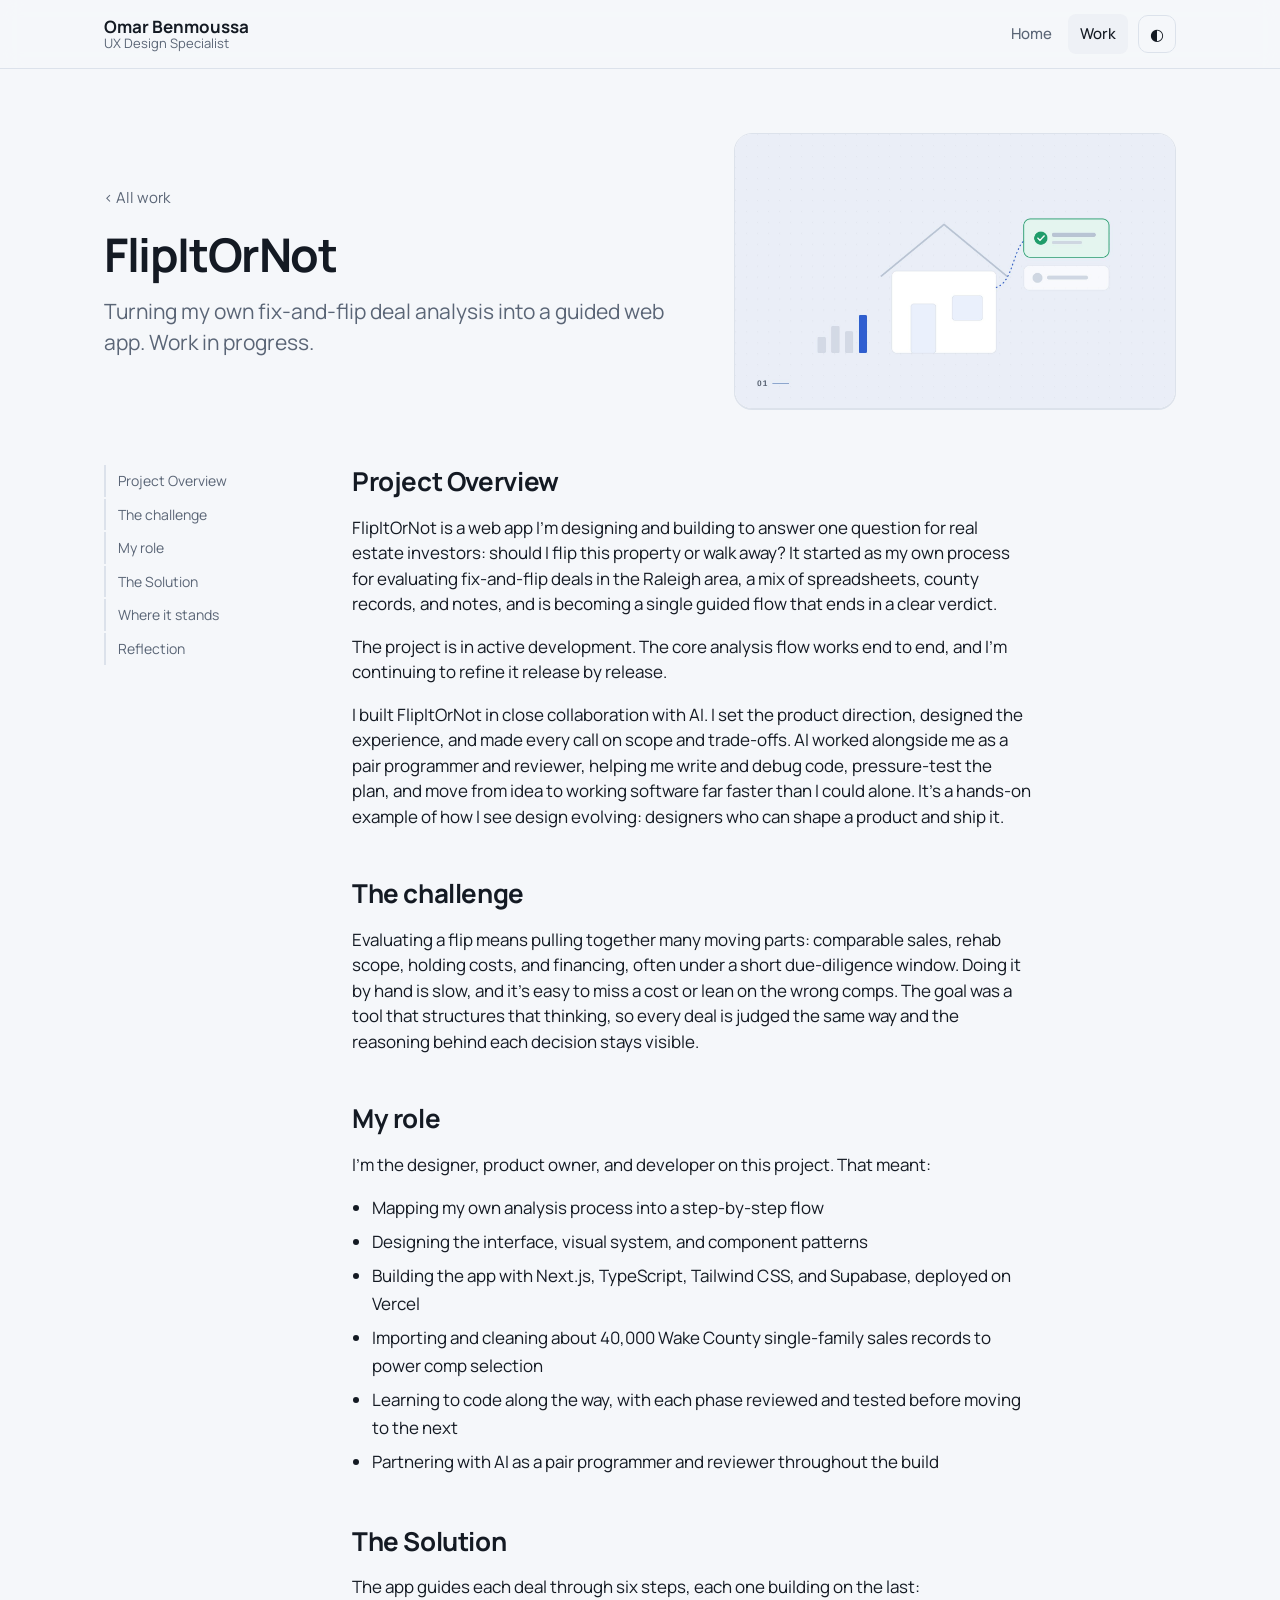
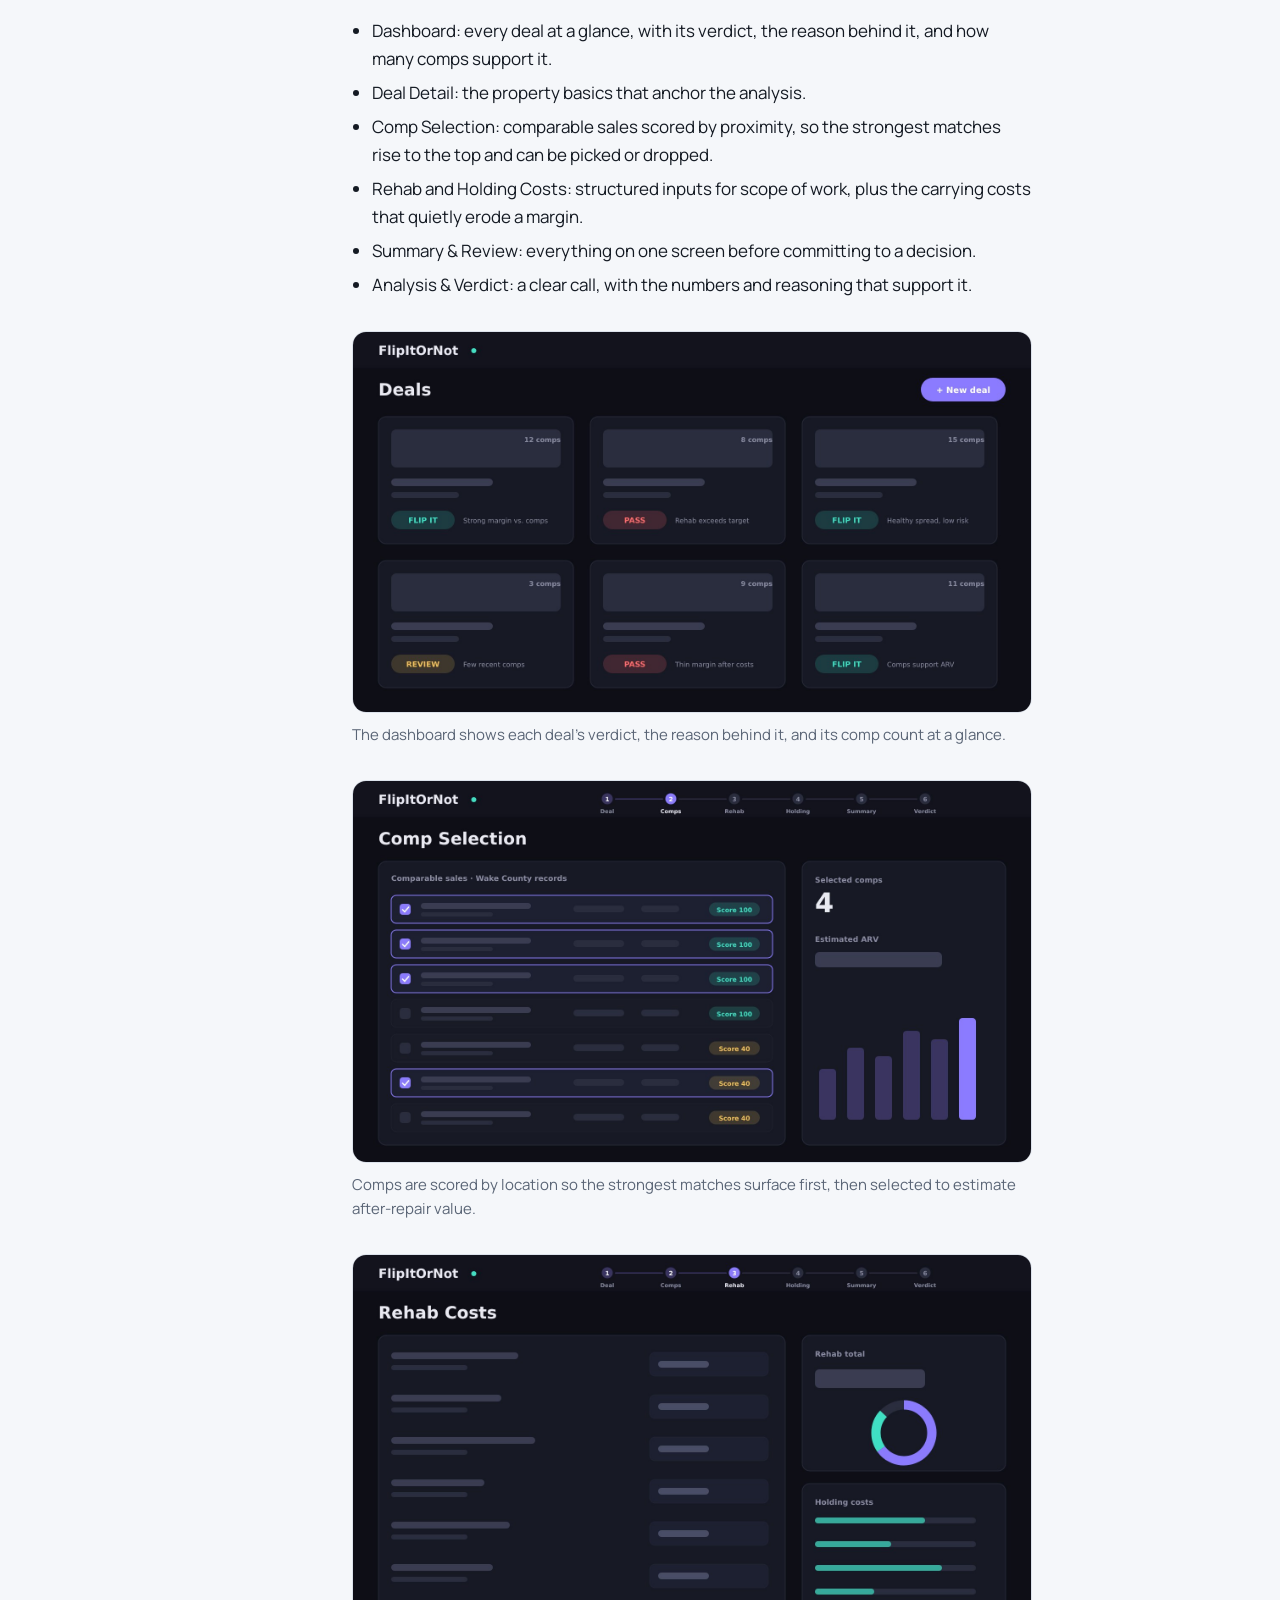
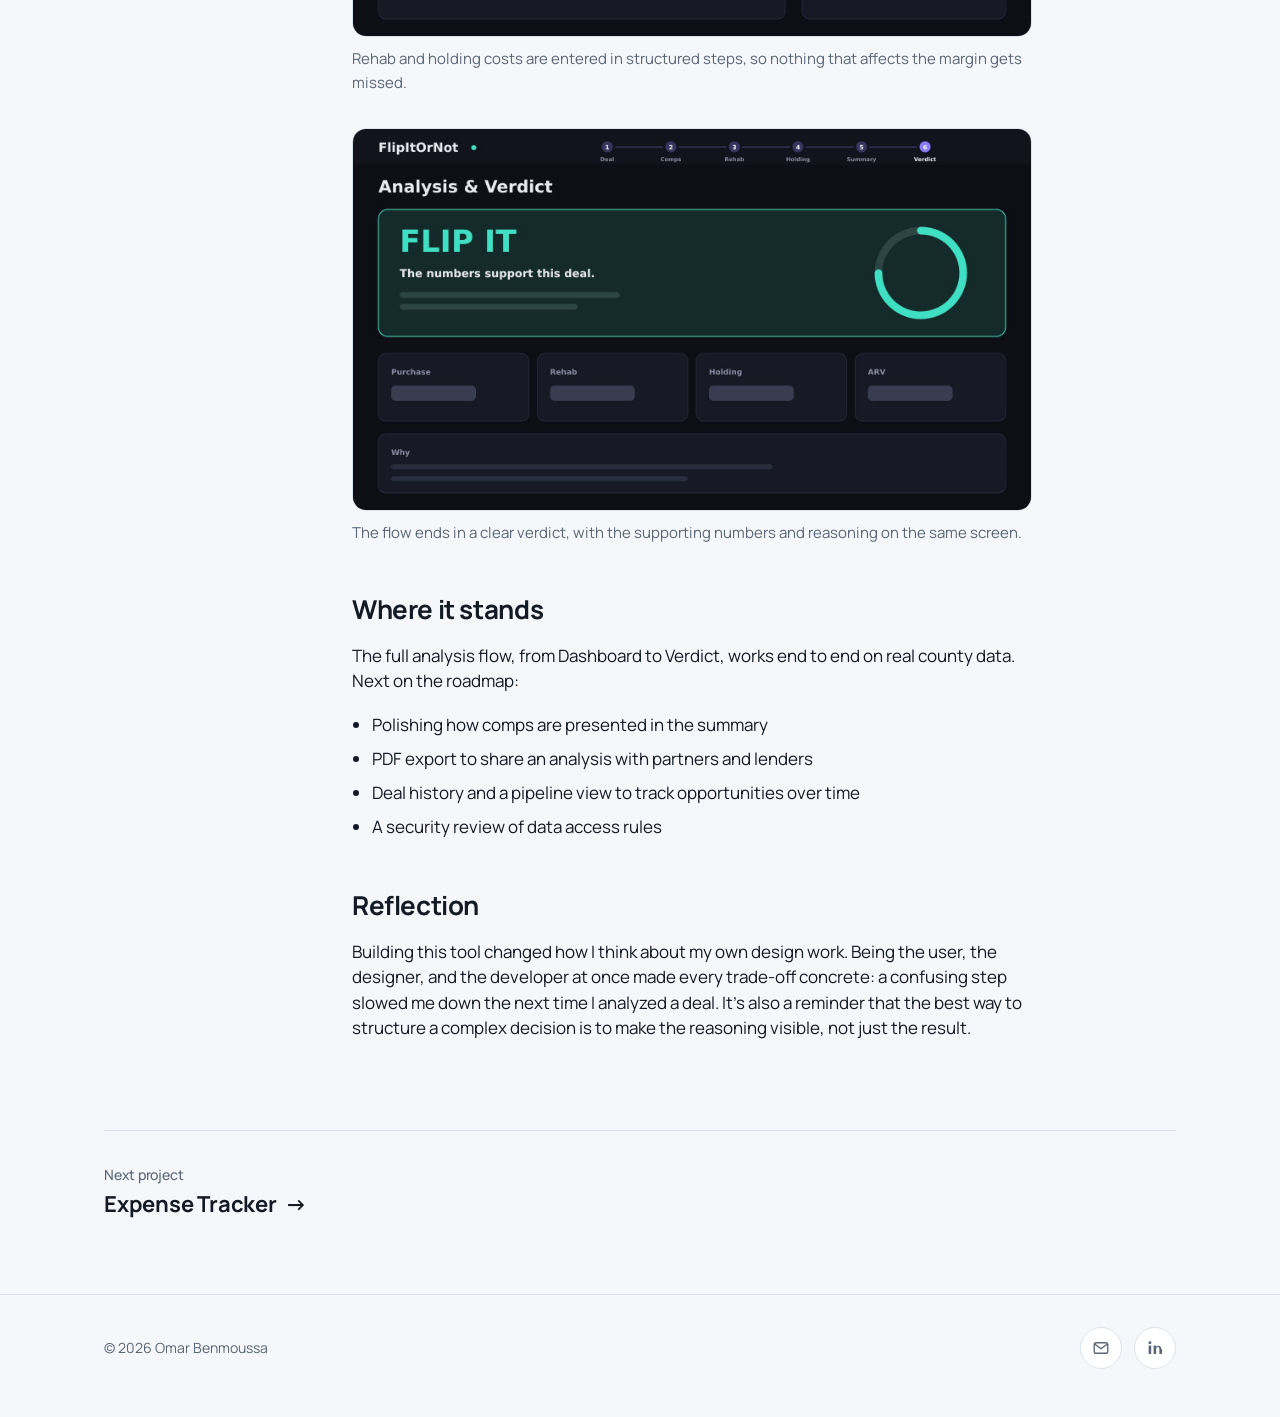
<file: flipitornot.html>
<!DOCTYPE html>
<html lang="en">
<head>
<meta charset="utf-8">
<meta name="viewport" content="width=device-width, initial-scale=1, viewport-fit=cover">
<title>FlipItOrNot | Omar Benmoussa</title>
<meta name="description" content="Turning my own fix-and-flip deal analysis into a guided web app. Work in progress.">
<link rel="canonical" href="https://ux-portfolio-ten-smoky.vercel.app/flipitornot">
<meta property="og:type" content="website">
<meta property="og:site_name" content="Omar Benmoussa">
<meta property="og:title" content="FlipItOrNot | Omar Benmoussa">
<meta property="og:description" content="Turning my own fix-and-flip deal analysis into a guided web app. Work in progress.">
<meta property="og:url" content="https://ux-portfolio-ten-smoky.vercel.app/flipitornot">
<meta property="og:image" content="https://ux-portfolio-ten-smoky.vercel.app/assets/images/covers/flipitornot.jpg">
<meta name="twitter:card" content="summary_large_image">
<meta name="theme-color" content="#10151D">
<link rel="icon" href="/favicon.svg" type="image/svg+xml">
<link rel="preconnect" href="https://fonts.googleapis.com">
<link rel="preconnect" href="https://fonts.gstatic.com" crossorigin>
<link href="https://fonts.googleapis.com/css2?family=Manrope:wght@400;500;600;700;800&display=swap" rel="stylesheet">
<link rel="stylesheet" href="/css/styles.css">
<script>try{var t=localStorage.getItem("theme");if(t)document.documentElement.dataset.theme=t}catch(e){}</script>
</head>
<body>
<a class="skip" href="#main">Skip to content</a>
<header class="site-header">
  <div class="wrap bar">
    <a class="brand" href="/"><b>Omar Benmoussa</b><span>UX Design Specialist</span></a>
    <nav aria-label="Main">
      <a href="/">Home</a>
      <a href="/work" aria-current="page">Work</a>
      <button class="toggle" id="theme-toggle" type="button" aria-label="Switch light or dark theme">◐</button>
    </nav>
  </div>
</header>
<main id="main">
<div class="wrap">
  <div class="case-top case-top--cover"><div class="case-intro"><a class="back" href="/work">‹ All work</a><h1>FlipItOrNot</h1><p class="lede">Turning my own fix-and-flip deal analysis into a guided web app. Work in progress.</p></div><div class="media case-cover" style="aspect-ratio:16/10" data-label="Image: assets/images/covers/flipitornot.jpg"><img class="cover-dark" src="/assets/images/covers/flipitornot.jpg" alt="FlipItOrNot cover" decoding="async" onerror="this.parentElement.classList.add('missing');this.remove()"><img class="cover-light" src="/assets/images/covers/flipitornot-light.jpg" alt="FlipItOrNot cover" decoding="async" onerror="this.parentElement.classList.add('missing');this.remove()"></div></div>
  <div class="case">
    <nav class="toc" aria-label="On this page"><a href="#project-overview">Project Overview</a><a href="#the-challenge">The challenge</a><a href="#my-role">My role</a><a href="#the-solution">The Solution</a><a href="#where-it-stands">Where it stands</a><a href="#reflection">Reflection</a></nav>
    <article class="prose"><h2 id="project-overview">Project Overview</h2><p>FlipItOrNot is a web app I&#x27;m designing and building to answer one question for real estate investors: should I flip this property or walk away? It started as my own process for evaluating fix-and-flip deals in the Raleigh area, a mix of spreadsheets, county records, and notes, and is becoming a single guided flow that ends in a clear verdict.</p><p>The project is in active development. The core analysis flow works end to end, and I&#x27;m continuing to refine it release by release.</p><p>I built FlipItOrNot in close collaboration with AI. I set the product direction, designed the experience, and made every call on scope and trade-offs. AI worked alongside me as a pair programmer and reviewer, helping me write and debug code, pressure-test the plan, and move from idea to working software far faster than I could alone. It&#x27;s a hands-on example of how I see design evolving: designers who can shape a product and ship it.</p><h2 id="the-challenge">The challenge</h2><p>Evaluating a flip means pulling together many moving parts: comparable sales, rehab scope, holding costs, and financing, often under a short due-diligence window. Doing it by hand is slow, and it&#x27;s easy to miss a cost or lean on the wrong comps. The goal was a tool that structures that thinking, so every deal is judged the same way and the reasoning behind each decision stays visible.</p><h2 id="my-role">My role</h2><p>I&#x27;m the designer, product owner, and developer on this project. That meant:</p><ul><li>Mapping my own analysis process into a step-by-step flow</li><li>Designing the interface, visual system, and component patterns</li><li>Building the app with Next.js, TypeScript, Tailwind CSS, and Supabase, deployed on Vercel</li><li>Importing and cleaning about 40,000 Wake County single-family sales records to power comp selection</li><li>Learning to code along the way, with each phase reviewed and tested before moving to the next</li><li>Partnering with AI as a pair programmer and reviewer throughout the build</li></ul><h2 id="the-solution">The Solution</h2><p>The app guides each deal through six steps, each one building on the last:</p><ul><li>Dashboard: every deal at a glance, with its verdict, the reason behind it, and how many comps support it.</li><li>Deal Detail: the property basics that anchor the analysis.</li><li>Comp Selection: comparable sales scored by proximity, so the strongest matches rise to the top and can be picked or dropped.</li><li>Rehab and Holding Costs: structured inputs for scope of work, plus the carrying costs that quietly erode a margin.</li><li>Summary &amp; Review: everything on one screen before committing to a decision.</li><li>Analysis &amp; Verdict: a clear call, with the numbers and reasoning that support it.</li></ul><figure><div class="media" style="aspect-ratio:16/9" data-label="Image: assets/images/flipitornot/01-dashboard.jpg"><img src="/assets/images/flipitornot/01-dashboard.jpg" alt="FlipItOrNot dashboard with deal cards and verdicts" loading="lazy" decoding="async" onerror="this.parentElement.classList.add('missing');this.remove()"></div><figcaption>The dashboard shows each deal&#x27;s verdict, the reason behind it, and its comp count at a glance.</figcaption></figure><figure><div class="media" style="aspect-ratio:16/9" data-label="Image: assets/images/flipitornot/02-comp-selection.jpg"><img src="/assets/images/flipitornot/02-comp-selection.jpg" alt="Comp selection screen with scored comparable sales" loading="lazy" decoding="async" onerror="this.parentElement.classList.add('missing');this.remove()"></div><figcaption>Comps are scored by location so the strongest matches surface first, then selected to estimate after-repair value.</figcaption></figure><figure><div class="media" style="aspect-ratio:16/9" data-label="Image: assets/images/flipitornot/03-rehab-costs.jpg"><img src="/assets/images/flipitornot/03-rehab-costs.jpg" alt="Rehab and holding cost inputs" loading="lazy" decoding="async" onerror="this.parentElement.classList.add('missing');this.remove()"></div><figcaption>Rehab and holding costs are entered in structured steps, so nothing that affects the margin gets missed.</figcaption></figure><figure><div class="media" style="aspect-ratio:16/9" data-label="Image: assets/images/flipitornot/04-verdict.jpg"><img src="/assets/images/flipitornot/04-verdict.jpg" alt="Analysis and verdict screen" loading="lazy" decoding="async" onerror="this.parentElement.classList.add('missing');this.remove()"></div><figcaption>The flow ends in a clear verdict, with the supporting numbers and reasoning on the same screen.</figcaption></figure><h2 id="where-it-stands">Where it stands</h2><p>The full analysis flow, from Dashboard to Verdict, works end to end on real county data. Next on the roadmap:</p><ul><li>Polishing how comps are presented in the summary</li><li>PDF export to share an analysis with partners and lenders</li><li>Deal history and a pipeline view to track opportunities over time</li><li>A security review of data access rules</li></ul><h2 id="reflection">Reflection</h2><p>Building this tool changed how I think about my own design work. Being the user, the designer, and the developer at once made every trade-off concrete: a confusing step slowed me down the next time I analyzed a deal. It&#x27;s also a reminder that the best way to structure a complex decision is to make the reasoning visible, not just the result.</p></article>
  </div>
  <div class="next"><a href="/expense-tracker"><small>Next project</small>Expense Tracker<span class="arrow" aria-hidden="true">→</span></a></div>
</div>
</main>
<footer class="site-footer">
  <div class="wrap foot">
    <span>© <span id="year">2026</span> Omar Benmoussa</span>
    <div class="social social--footer">
      <a class="social-btn" href="mailto:benmoussa.o@gmail.com" aria-label="Email me" data-tip="Email me"><svg viewBox="0 0 24 24" aria-hidden="true"><rect x="3" y="5" width="18" height="14" rx="2.5" fill="none" stroke="currentColor" stroke-width="1.8"/><path d="M4 7l8 6 8-6" fill="none" stroke="currentColor" stroke-width="1.8" stroke-linecap="round" stroke-linejoin="round"/></svg></a>
      <a class="social-btn" href="https://www.linkedin.com/in/omar-benmoussa-98033015/" target="_blank" rel="noopener" aria-label="LinkedIn" data-tip="LinkedIn"><svg viewBox="0 0 24 24" aria-hidden="true"><path fill="currentColor" d="M6.94 8.5H3.56V20h3.38V8.5zM5.25 3a1.96 1.96 0 100 3.92 1.96 1.96 0 000-3.92zM20.44 13.4c0-3.1-1.65-4.54-3.86-4.54-1.78 0-2.58.98-3.02 1.67V8.5h-3.38V20h3.38v-6.1c0-1.6.3-3.15 2.29-3.15 1.96 0 1.99 1.83 1.99 3.25V20h3.38l.22-6.6z"/></svg></a>
    </div>
  </div>
</footer>
<script src="/js/main.js" defer></script>
</body>
</html>
</file>
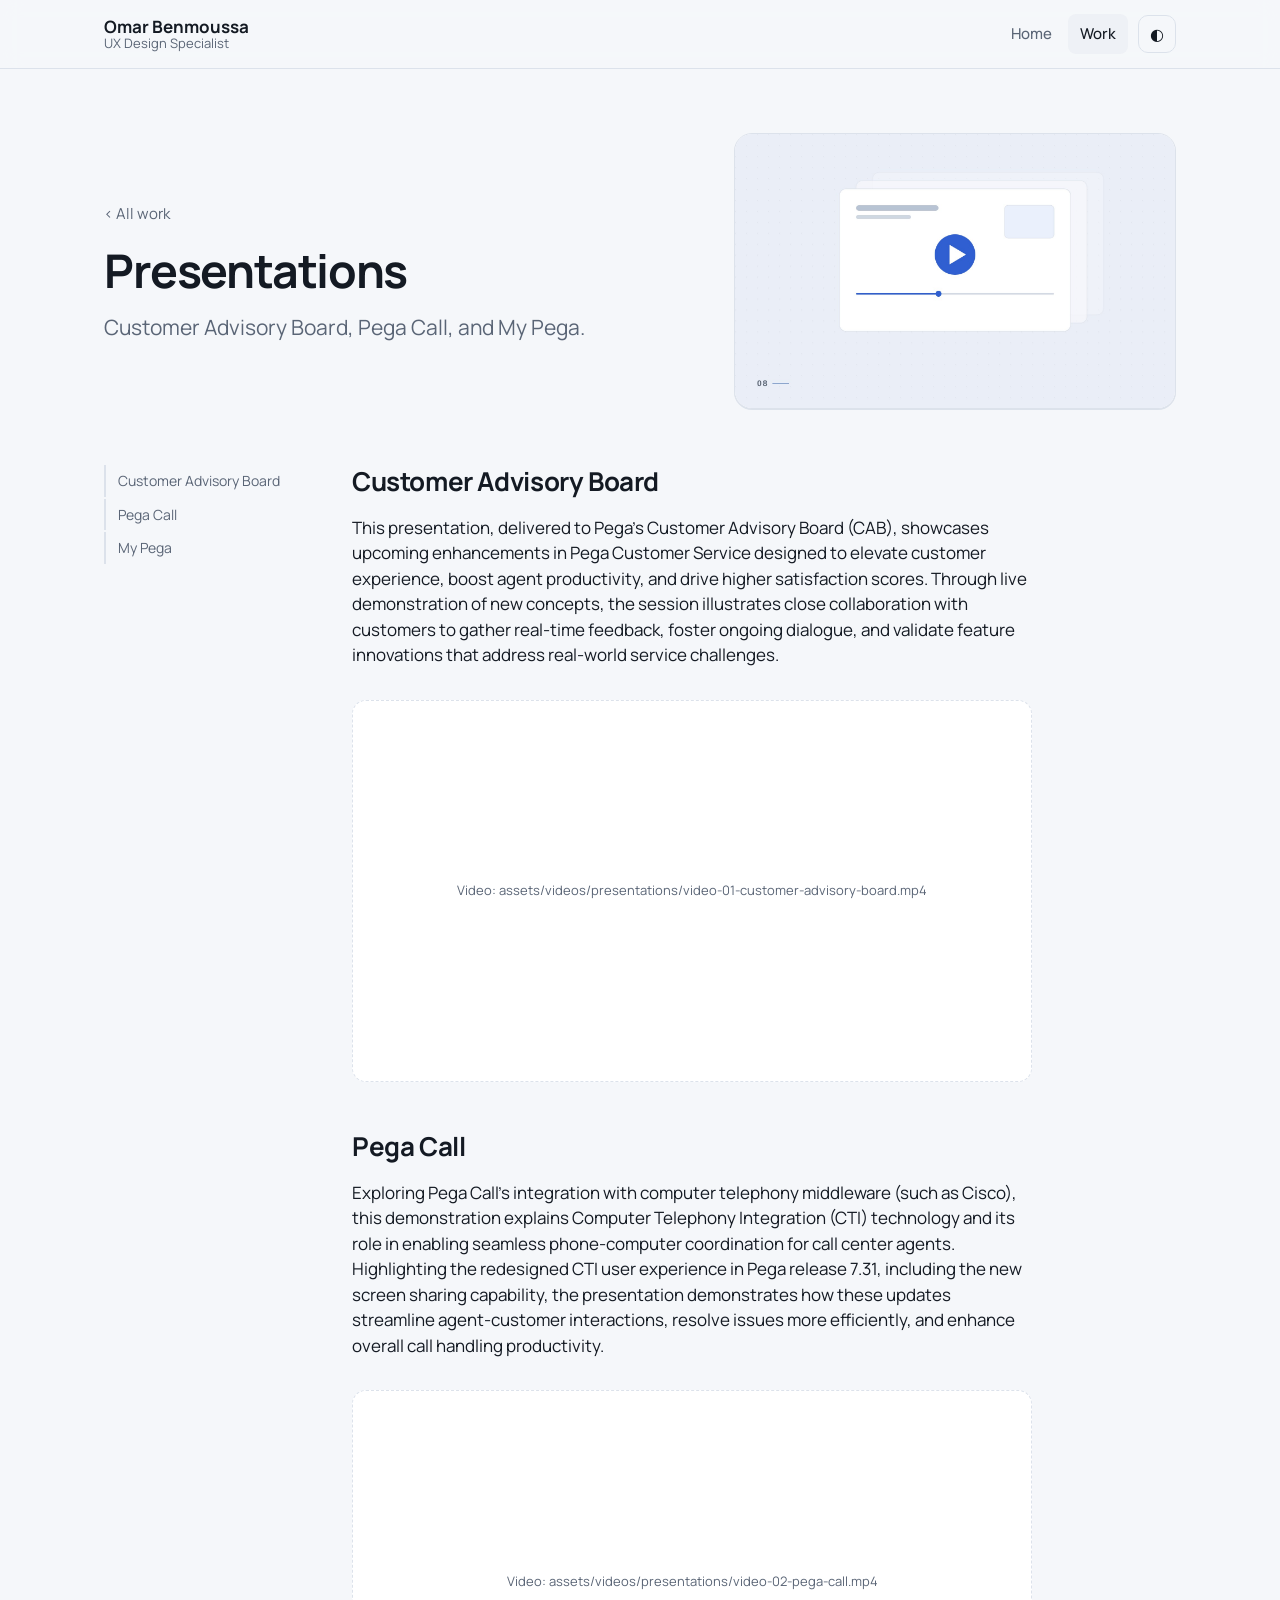
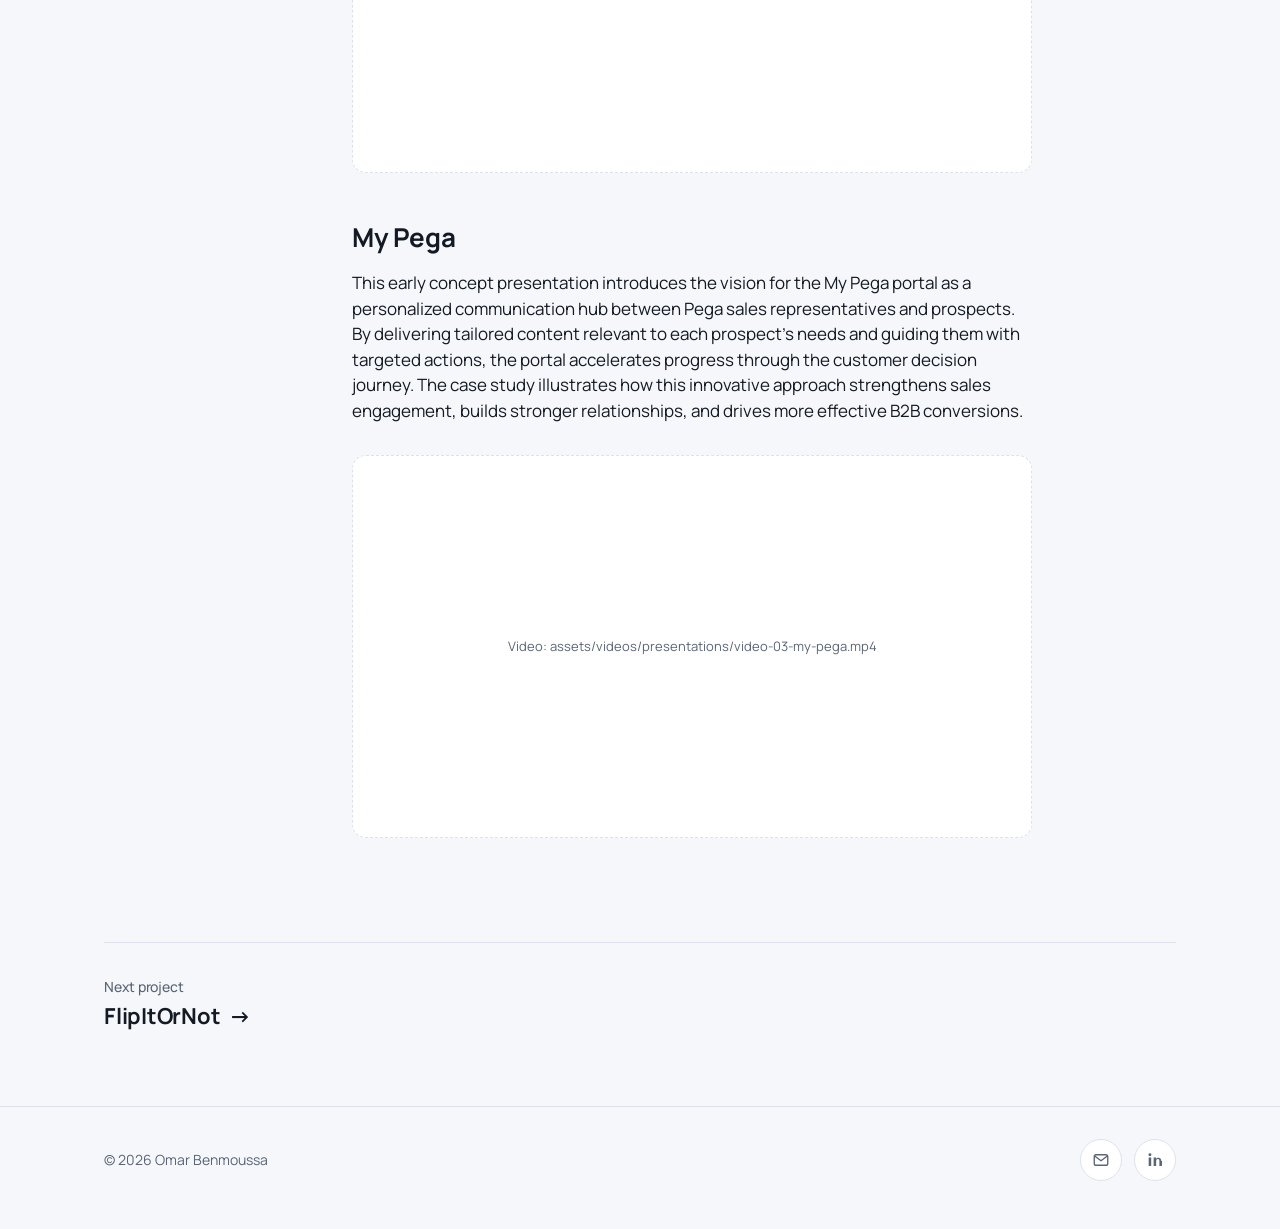
<file: presentations.html>
<!DOCTYPE html>
<html lang="en">
<head>
<meta charset="utf-8">
<meta name="viewport" content="width=device-width, initial-scale=1, viewport-fit=cover">
<title>Presentations | Omar Benmoussa</title>
<meta name="description" content="Customer Advisory Board, Pega Call, and My Pega.">
<link rel="canonical" href="https://ux-portfolio-ten-smoky.vercel.app/presentations">
<meta property="og:type" content="website">
<meta property="og:site_name" content="Omar Benmoussa">
<meta property="og:title" content="Presentations | Omar Benmoussa">
<meta property="og:description" content="Customer Advisory Board, Pega Call, and My Pega.">
<meta property="og:url" content="https://ux-portfolio-ten-smoky.vercel.app/presentations">
<meta property="og:image" content="https://ux-portfolio-ten-smoky.vercel.app/assets/images/covers/presentations.jpg">
<meta name="twitter:card" content="summary_large_image">
<meta name="theme-color" content="#10151D">
<link rel="icon" href="/favicon.svg" type="image/svg+xml">
<link rel="preconnect" href="https://fonts.googleapis.com">
<link rel="preconnect" href="https://fonts.gstatic.com" crossorigin>
<link href="https://fonts.googleapis.com/css2?family=Manrope:wght@400;500;600;700;800&display=swap" rel="stylesheet">
<link rel="stylesheet" href="/css/styles.css">
<script>try{var t=localStorage.getItem("theme");if(t)document.documentElement.dataset.theme=t}catch(e){}</script>
</head>
<body>
<a class="skip" href="#main">Skip to content</a>
<header class="site-header">
  <div class="wrap bar">
    <a class="brand" href="/"><b>Omar Benmoussa</b><span>UX Design Specialist</span></a>
    <nav aria-label="Main">
      <a href="/">Home</a>
      <a href="/work" aria-current="page">Work</a>
      <button class="toggle" id="theme-toggle" type="button" aria-label="Switch light or dark theme">◐</button>
    </nav>
  </div>
</header>
<main id="main">
<div class="wrap">
  <div class="case-top case-top--cover"><div class="case-intro"><a class="back" href="/work">‹ All work</a><h1>Presentations</h1><p class="lede">Customer Advisory Board, Pega Call, and My Pega.</p></div><div class="media case-cover" style="aspect-ratio:16/10" data-label="Image: assets/images/covers/presentations.jpg"><img class="cover-dark" src="/assets/images/covers/presentations.jpg" alt="Presentations cover" decoding="async" onerror="this.parentElement.classList.add('missing');this.remove()"><img class="cover-light" src="/assets/images/covers/presentations-light.jpg" alt="Presentations cover" decoding="async" onerror="this.parentElement.classList.add('missing');this.remove()"></div></div>
  <div class="case">
    <nav class="toc" aria-label="On this page"><a href="#customer-advisory-board">Customer Advisory Board</a><a href="#pega-call">Pega Call</a><a href="#my-pega">My Pega</a></nav>
    <article class="prose"><h2 id="customer-advisory-board">Customer Advisory Board</h2><p>This presentation, delivered to Pega&#x27;s Customer Advisory Board (CAB), showcases upcoming enhancements in Pega Customer Service designed to elevate customer experience, boost agent productivity, and drive higher satisfaction scores. Through live demonstration of new concepts, the session illustrates close collaboration with customers to gather real-time feedback, foster ongoing dialogue, and validate feature innovations that address real-world service challenges.</p><figure><div class="media video" style="aspect-ratio:16/9" data-label="Video: assets/videos/presentations/video-01-customer-advisory-board.mp4"><video controls preload="metadata" playsinline title="Customer Advisory Board presentation" src="https://vzmnkp4v1qr37tz2.public.blob.vercel-storage.com/video-01-customer-advisory-board.mp4" onerror="this.parentElement.classList.add('missing');this.remove()"></video></div></figure><h2 id="pega-call">Pega Call</h2><p>Exploring Pega Call&#x27;s integration with computer telephony middleware (such as Cisco), this demonstration explains Computer Telephony Integration (CTI) technology and its role in enabling seamless phone-computer coordination for call center agents. Highlighting the redesigned CTI user experience in Pega release 7.31, including the new screen sharing capability, the presentation demonstrates how these updates streamline agent-customer interactions, resolve issues more efficiently, and enhance overall call handling productivity.</p><figure><div class="media video" style="aspect-ratio:16/9" data-label="Video: assets/videos/presentations/video-02-pega-call.mp4"><video controls preload="metadata" playsinline title="Pega Call CTI presentation" src="https://vzmnkp4v1qr37tz2.public.blob.vercel-storage.com/video-02-pega-call.mp4" onerror="this.parentElement.classList.add('missing');this.remove()"></video></div></figure><h2 id="my-pega">My Pega</h2><p>This early concept presentation introduces the vision for the My Pega portal as a personalized communication hub between Pega sales representatives and prospects. By delivering tailored content relevant to each prospect&#x27;s needs and guiding them with targeted actions, the portal accelerates progress through the customer decision journey. The case study illustrates how this innovative approach strengthens sales engagement, builds stronger relationships, and drives more effective B2B conversions.</p><figure><div class="media video" style="aspect-ratio:16/9" data-label="Video: assets/videos/presentations/video-03-my-pega.mp4"><video controls preload="metadata" playsinline title="My Pega portal concept presentation" src="https://vzmnkp4v1qr37tz2.public.blob.vercel-storage.com/video-03-my-pega.mp4" onerror="this.parentElement.classList.add('missing');this.remove()"></video></div></figure></article>
  </div>
  <div class="next"><a href="/flipitornot"><small>Next project</small>FlipItOrNot<span class="arrow" aria-hidden="true">→</span></a></div>
</div>
</main>
<footer class="site-footer">
  <div class="wrap foot">
    <span>© <span id="year">2026</span> Omar Benmoussa</span>
    <div class="social social--footer">
      <a class="social-btn" href="mailto:benmoussa.o@gmail.com" aria-label="Email me" data-tip="Email me"><svg viewBox="0 0 24 24" aria-hidden="true"><rect x="3" y="5" width="18" height="14" rx="2.5" fill="none" stroke="currentColor" stroke-width="1.8"/><path d="M4 7l8 6 8-6" fill="none" stroke="currentColor" stroke-width="1.8" stroke-linecap="round" stroke-linejoin="round"/></svg></a>
      <a class="social-btn" href="https://www.linkedin.com/in/omar-benmoussa-98033015/" target="_blank" rel="noopener" aria-label="LinkedIn" data-tip="LinkedIn"><svg viewBox="0 0 24 24" aria-hidden="true"><path fill="currentColor" d="M6.94 8.5H3.56V20h3.38V8.5zM5.25 3a1.96 1.96 0 100 3.92 1.96 1.96 0 000-3.92zM20.44 13.4c0-3.1-1.65-4.54-3.86-4.54-1.78 0-2.58.98-3.02 1.67V8.5h-3.38V20h3.38v-6.1c0-1.6.3-3.15 2.29-3.15 1.96 0 1.99 1.83 1.99 3.25V20h3.38l.22-6.6z"/></svg></a>
    </div>
  </div>
</footer>
<script src="/js/main.js" defer></script>
</body>
</html>
</file>
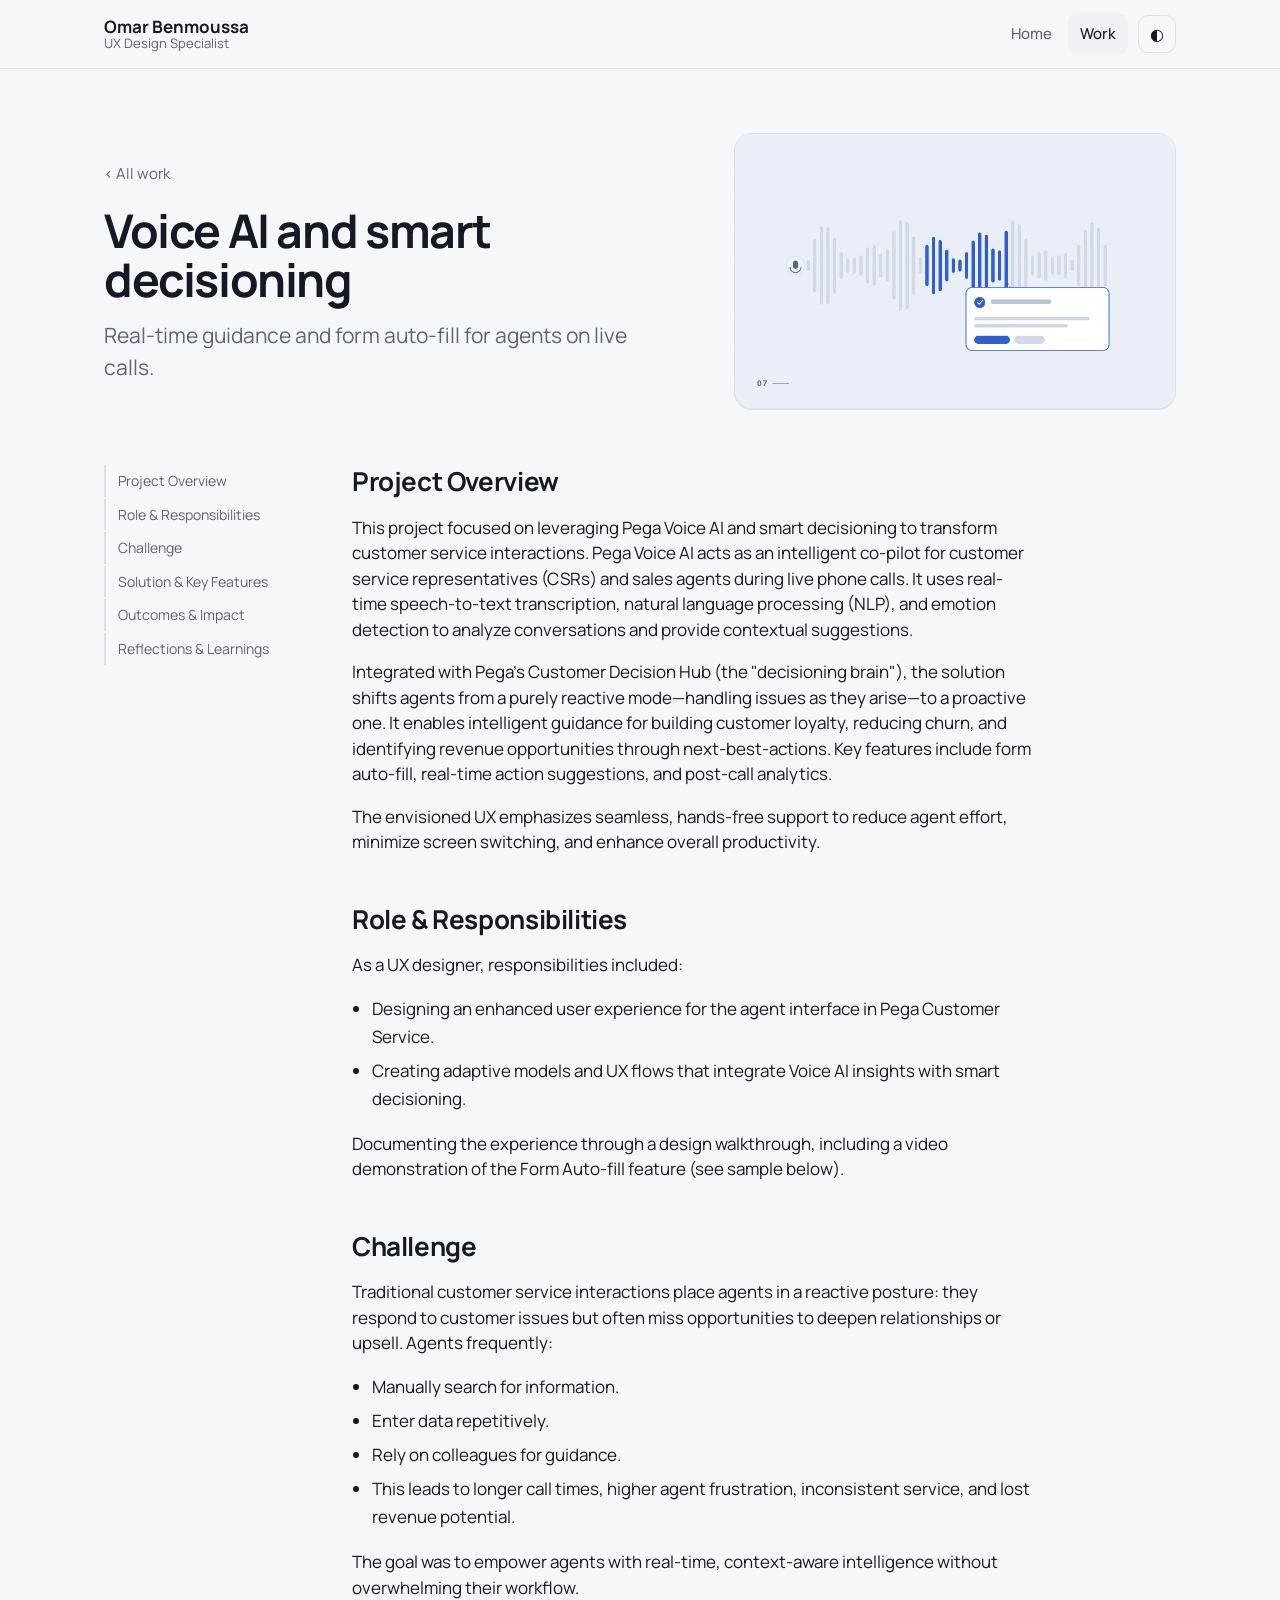
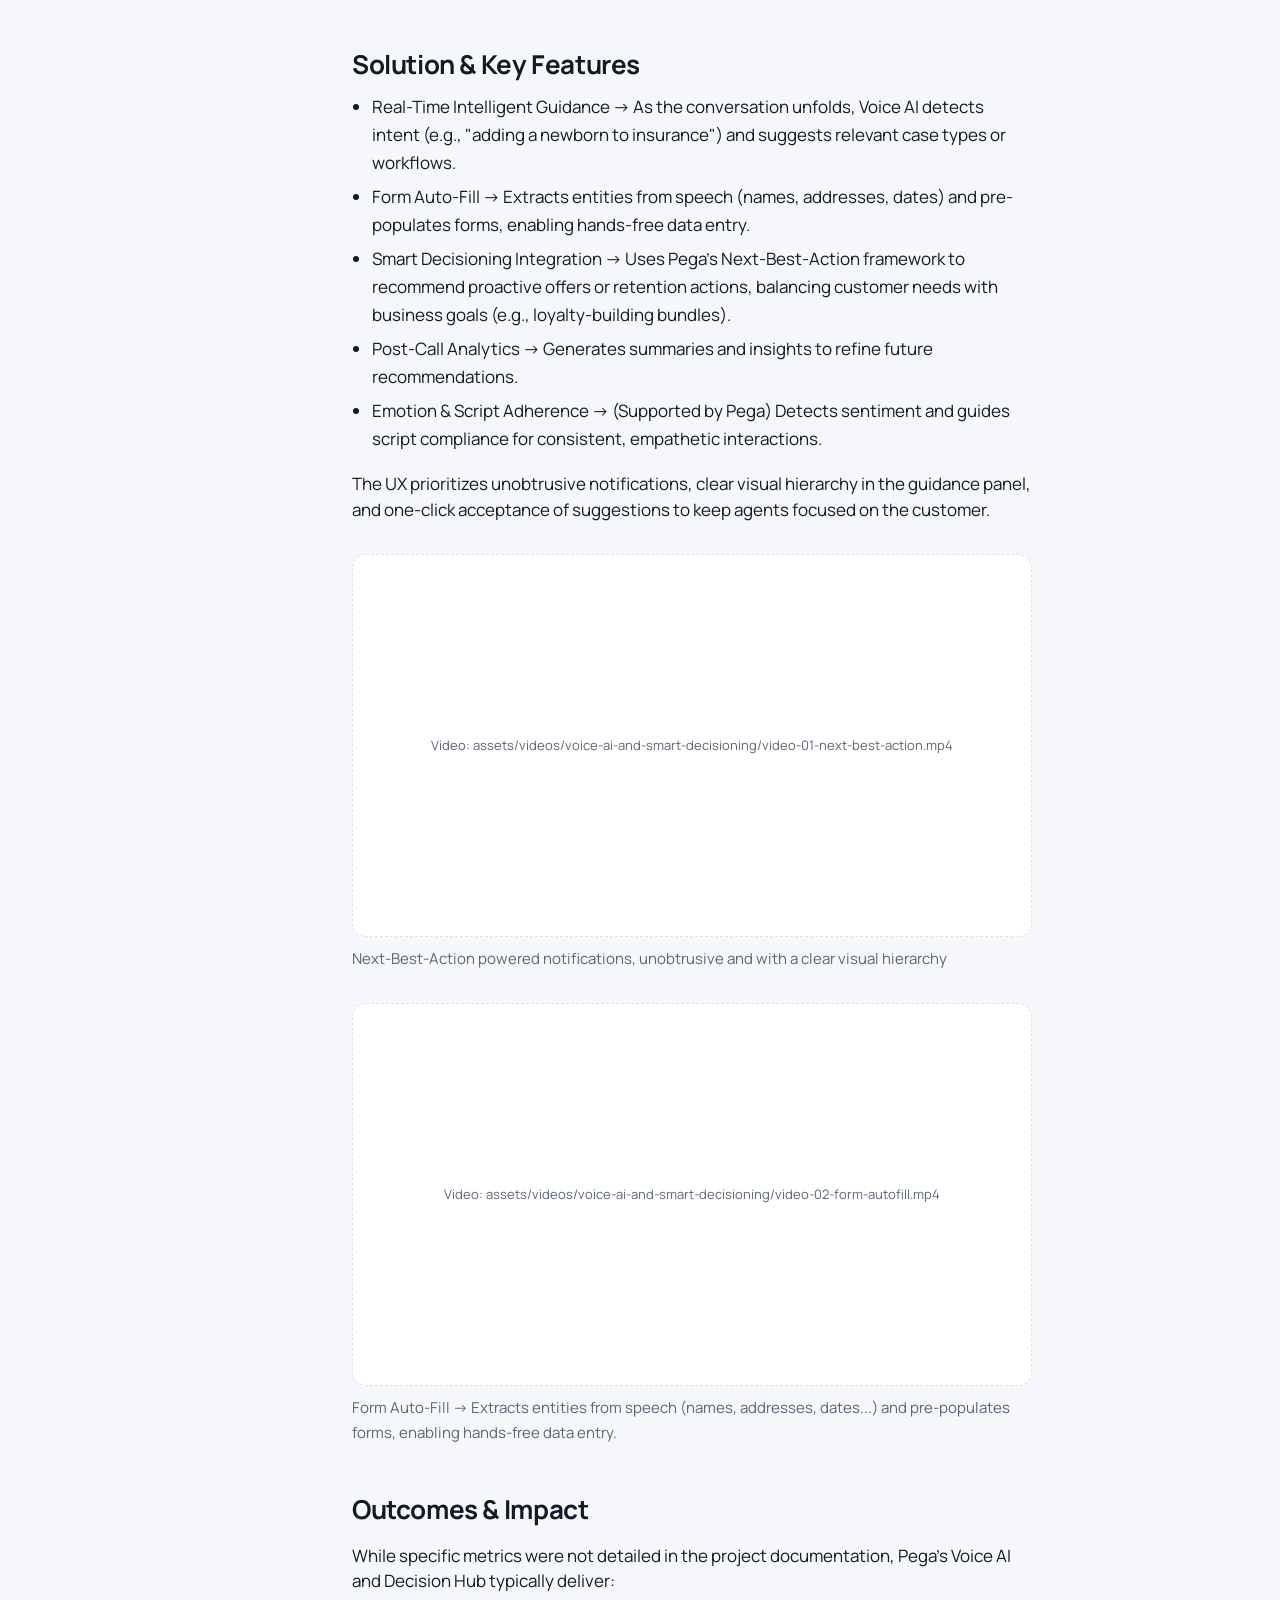
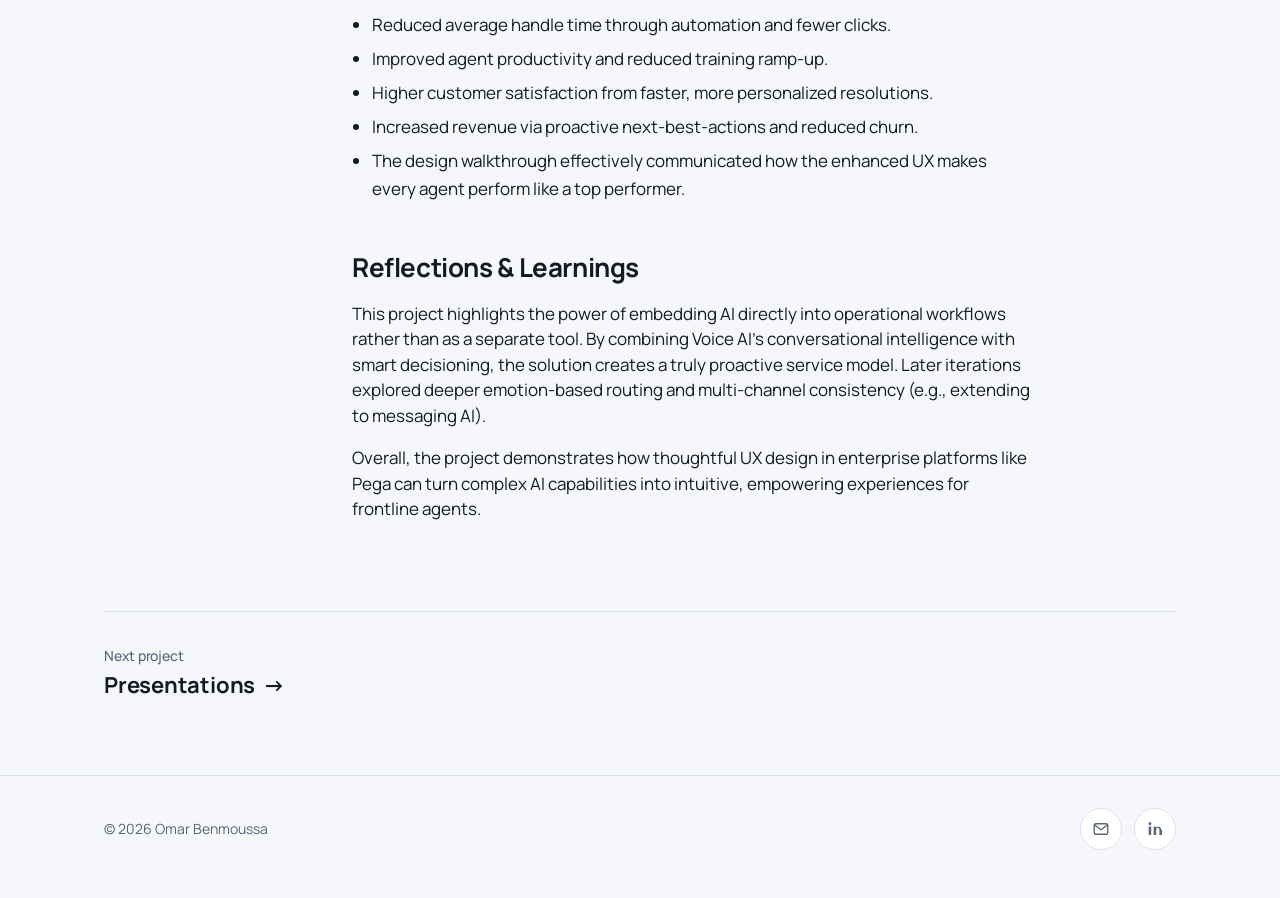
<file: voice-ai-and-smart-decisioning.html>
<!DOCTYPE html>
<html lang="en">
<head>
<meta charset="utf-8">
<meta name="viewport" content="width=device-width, initial-scale=1, viewport-fit=cover">
<title>Voice AI and smart decisioning | Omar Benmoussa</title>
<meta name="description" content="Real-time guidance and form auto-fill for agents on live calls.">
<link rel="canonical" href="https://ux-portfolio-ten-smoky.vercel.app/voice-ai-and-smart-decisioning">
<meta property="og:type" content="website">
<meta property="og:site_name" content="Omar Benmoussa">
<meta property="og:title" content="Voice AI and smart decisioning | Omar Benmoussa">
<meta property="og:description" content="Real-time guidance and form auto-fill for agents on live calls.">
<meta property="og:url" content="https://ux-portfolio-ten-smoky.vercel.app/voice-ai-and-smart-decisioning">
<meta property="og:image" content="https://ux-portfolio-ten-smoky.vercel.app/assets/images/covers/voice-ai-and-smart-decisioning.jpg">
<meta name="twitter:card" content="summary_large_image">
<meta name="theme-color" content="#10151D">
<link rel="icon" href="/favicon.svg" type="image/svg+xml">
<link rel="preconnect" href="https://fonts.googleapis.com">
<link rel="preconnect" href="https://fonts.gstatic.com" crossorigin>
<link href="https://fonts.googleapis.com/css2?family=Manrope:wght@400;500;600;700;800&display=swap" rel="stylesheet">
<link rel="stylesheet" href="/css/styles.css">
<script>try{var t=localStorage.getItem("theme");if(t)document.documentElement.dataset.theme=t}catch(e){}</script>
</head>
<body>
<a class="skip" href="#main">Skip to content</a>
<header class="site-header">
  <div class="wrap bar">
    <a class="brand" href="/"><b>Omar Benmoussa</b><span>UX Design Specialist</span></a>
    <nav aria-label="Main">
      <a href="/">Home</a>
      <a href="/work" aria-current="page">Work</a>
      <button class="toggle" id="theme-toggle" type="button" aria-label="Switch light or dark theme">◐</button>
    </nav>
  </div>
</header>
<main id="main">
<div class="wrap">
  <div class="case-top case-top--cover"><div class="case-intro"><a class="back" href="/work">‹ All work</a><h1>Voice AI and smart decisioning</h1><p class="lede">Real-time guidance and form auto-fill for agents on live calls.</p></div><div class="media case-cover" style="aspect-ratio:16/10" data-label="Image: assets/images/covers/voice-ai-and-smart-decisioning.jpg"><img class="cover-dark" src="/assets/images/covers/voice-ai-and-smart-decisioning.jpg" alt="Voice AI and smart decisioning cover" decoding="async" onerror="this.parentElement.classList.add('missing');this.remove()"><img class="cover-light" src="/assets/images/covers/voice-ai-and-smart-decisioning-light.jpg" alt="Voice AI and smart decisioning cover" decoding="async" onerror="this.parentElement.classList.add('missing');this.remove()"></div></div>
  <div class="case">
    <nav class="toc" aria-label="On this page"><a href="#project-overview">Project Overview</a><a href="#role--responsibilities">Role &amp; Responsibilities</a><a href="#challenge">Challenge</a><a href="#solution--key-features">Solution &amp; Key Features</a><a href="#outcomes--impact">Outcomes &amp; Impact</a><a href="#reflections--learnings">Reflections &amp; Learnings</a></nav>
    <article class="prose"><h2 id="project-overview">Project Overview</h2><p>This project focused on leveraging Pega Voice AI and smart decisioning to transform customer service interactions. Pega Voice AI acts as an intelligent co-pilot for customer service representatives (CSRs) and sales agents during live phone calls. It uses real-time speech-to-text transcription, natural language processing (NLP), and emotion detection to analyze conversations and provide contextual suggestions.</p><p>Integrated with Pega&#x27;s Customer Decision Hub (the &quot;decisioning brain&quot;), the solution shifts agents from a purely reactive mode—handling issues as they arise—to a proactive one. It enables intelligent guidance for building customer loyalty, reducing churn, and identifying revenue opportunities through next-best-actions. Key features include form auto-fill, real-time action suggestions, and post-call analytics.</p><p>The envisioned UX emphasizes seamless, hands-free support to reduce agent effort, minimize screen switching, and enhance overall productivity.</p><h2 id="role--responsibilities">Role &amp; Responsibilities</h2><p>As a UX designer, responsibilities included:</p><ul><li>Designing an enhanced user experience for the agent interface in Pega Customer Service.</li><li>Creating adaptive models and UX flows that integrate Voice AI insights with smart decisioning.</li></ul><p>Documenting the experience through a design walkthrough, including a video demonstration of the Form Auto-fill feature (see sample below).</p><h2 id="challenge">Challenge</h2><p>Traditional customer service interactions place agents in a reactive posture: they respond to customer issues but often miss opportunities to deepen relationships or upsell. Agents frequently:</p><ul><li>Manually search for information.</li><li>Enter data repetitively.</li><li>Rely on colleagues for guidance.</li><li>This leads to longer call times, higher agent frustration, inconsistent service, and lost revenue potential.</li></ul><p>The goal was to empower agents with real-time, context-aware intelligence without overwhelming their workflow.</p><h2 id="solution--key-features">Solution &amp; Key Features</h2><ul><li>Real-Time Intelligent Guidance → As the conversation unfolds, Voice AI detects intent (e.g., &quot;adding a newborn to insurance&quot;) and suggests relevant case types or workflows.</li><li>Form Auto-Fill → Extracts entities from speech (names, addresses, dates) and pre-populates forms, enabling hands-free data entry.</li><li>Smart Decisioning Integration → Uses Pega&#x27;s Next-Best-Action framework to recommend proactive offers or retention actions, balancing customer needs with business goals (e.g., loyalty-building bundles).</li><li>Post-Call Analytics → Generates summaries and insights to refine future recommendations.</li><li>Emotion &amp; Script Adherence → (Supported by Pega) Detects sentiment and guides script compliance for consistent, empathetic interactions.</li></ul><p>The UX prioritizes unobtrusive notifications, clear visual hierarchy in the guidance panel, and one-click acceptance of suggestions to keep agents focused on the customer.</p><figure><div class="media video" style="aspect-ratio:16/9" data-label="Video: assets/videos/voice-ai-and-smart-decisioning/video-01-next-best-action.mp4"><video controls preload="metadata" playsinline title="Next-Best-Action notifications demo" src="https://vzmnkp4v1qr37tz2.public.blob.vercel-storage.com/video-01-next-best-action.mp4" onerror="this.parentElement.classList.add('missing');this.remove()"></video></div><figcaption>Next-Best-Action powered notifications, unobtrusive and with a clear visual hierarchy</figcaption></figure><figure><div class="media video" style="aspect-ratio:16/9" data-label="Video: assets/videos/voice-ai-and-smart-decisioning/video-02-form-autofill.mp4"><video controls preload="metadata" playsinline title="Form Auto-Fill demo" src="https://vzmnkp4v1qr37tz2.public.blob.vercel-storage.com/video-02-form-autofill.mp4" onerror="this.parentElement.classList.add('missing');this.remove()"></video></div><figcaption>Form Auto-Fill → Extracts entities from speech (names, addresses, dates...) and pre-populates forms, enabling hands-free data entry.</figcaption></figure><h2 id="outcomes--impact">Outcomes &amp; Impact</h2><p>While specific metrics were not detailed in the project documentation, Pega&#x27;s Voice AI and Decision Hub typically deliver:</p><ul><li>Reduced average handle time through automation and fewer clicks.</li><li>Improved agent productivity and reduced training ramp-up.</li><li>Higher customer satisfaction from faster, more personalized resolutions.</li><li>Increased revenue via proactive next-best-actions and reduced churn.</li><li>The design walkthrough effectively communicated how the enhanced UX makes every agent perform like a top performer.</li></ul><h2 id="reflections--learnings">Reflections &amp; Learnings</h2><p>This project highlights the power of embedding AI directly into operational workflows rather than as a separate tool. By combining Voice AI&#x27;s conversational intelligence with smart decisioning, the solution creates a truly proactive service model. Later iterations explored deeper emotion-based routing and multi-channel consistency (e.g., extending to messaging AI).</p><p>Overall, the project demonstrates how thoughtful UX design in enterprise platforms like Pega can turn complex AI capabilities into intuitive, empowering experiences for frontline agents.</p></article>
  </div>
  <div class="next"><a href="/presentations"><small>Next project</small>Presentations<span class="arrow" aria-hidden="true">→</span></a></div>
</div>
</main>
<footer class="site-footer">
  <div class="wrap foot">
    <span>© <span id="year">2026</span> Omar Benmoussa</span>
    <div class="social social--footer">
      <a class="social-btn" href="mailto:benmoussa.o@gmail.com" aria-label="Email me" data-tip="Email me"><svg viewBox="0 0 24 24" aria-hidden="true"><rect x="3" y="5" width="18" height="14" rx="2.5" fill="none" stroke="currentColor" stroke-width="1.8"/><path d="M4 7l8 6 8-6" fill="none" stroke="currentColor" stroke-width="1.8" stroke-linecap="round" stroke-linejoin="round"/></svg></a>
      <a class="social-btn" href="https://www.linkedin.com/in/omar-benmoussa-98033015/" target="_blank" rel="noopener" aria-label="LinkedIn" data-tip="LinkedIn"><svg viewBox="0 0 24 24" aria-hidden="true"><path fill="currentColor" d="M6.94 8.5H3.56V20h3.38V8.5zM5.25 3a1.96 1.96 0 100 3.92 1.96 1.96 0 000-3.92zM20.44 13.4c0-3.1-1.65-4.54-3.86-4.54-1.78 0-2.58.98-3.02 1.67V8.5h-3.38V20h3.38v-6.1c0-1.6.3-3.15 2.29-3.15 1.96 0 1.99 1.83 1.99 3.25V20h3.38l.22-6.6z"/></svg></a>
    </div>
  </div>
</footer>
<script src="/js/main.js" defer></script>
</body>
</html>
</file>
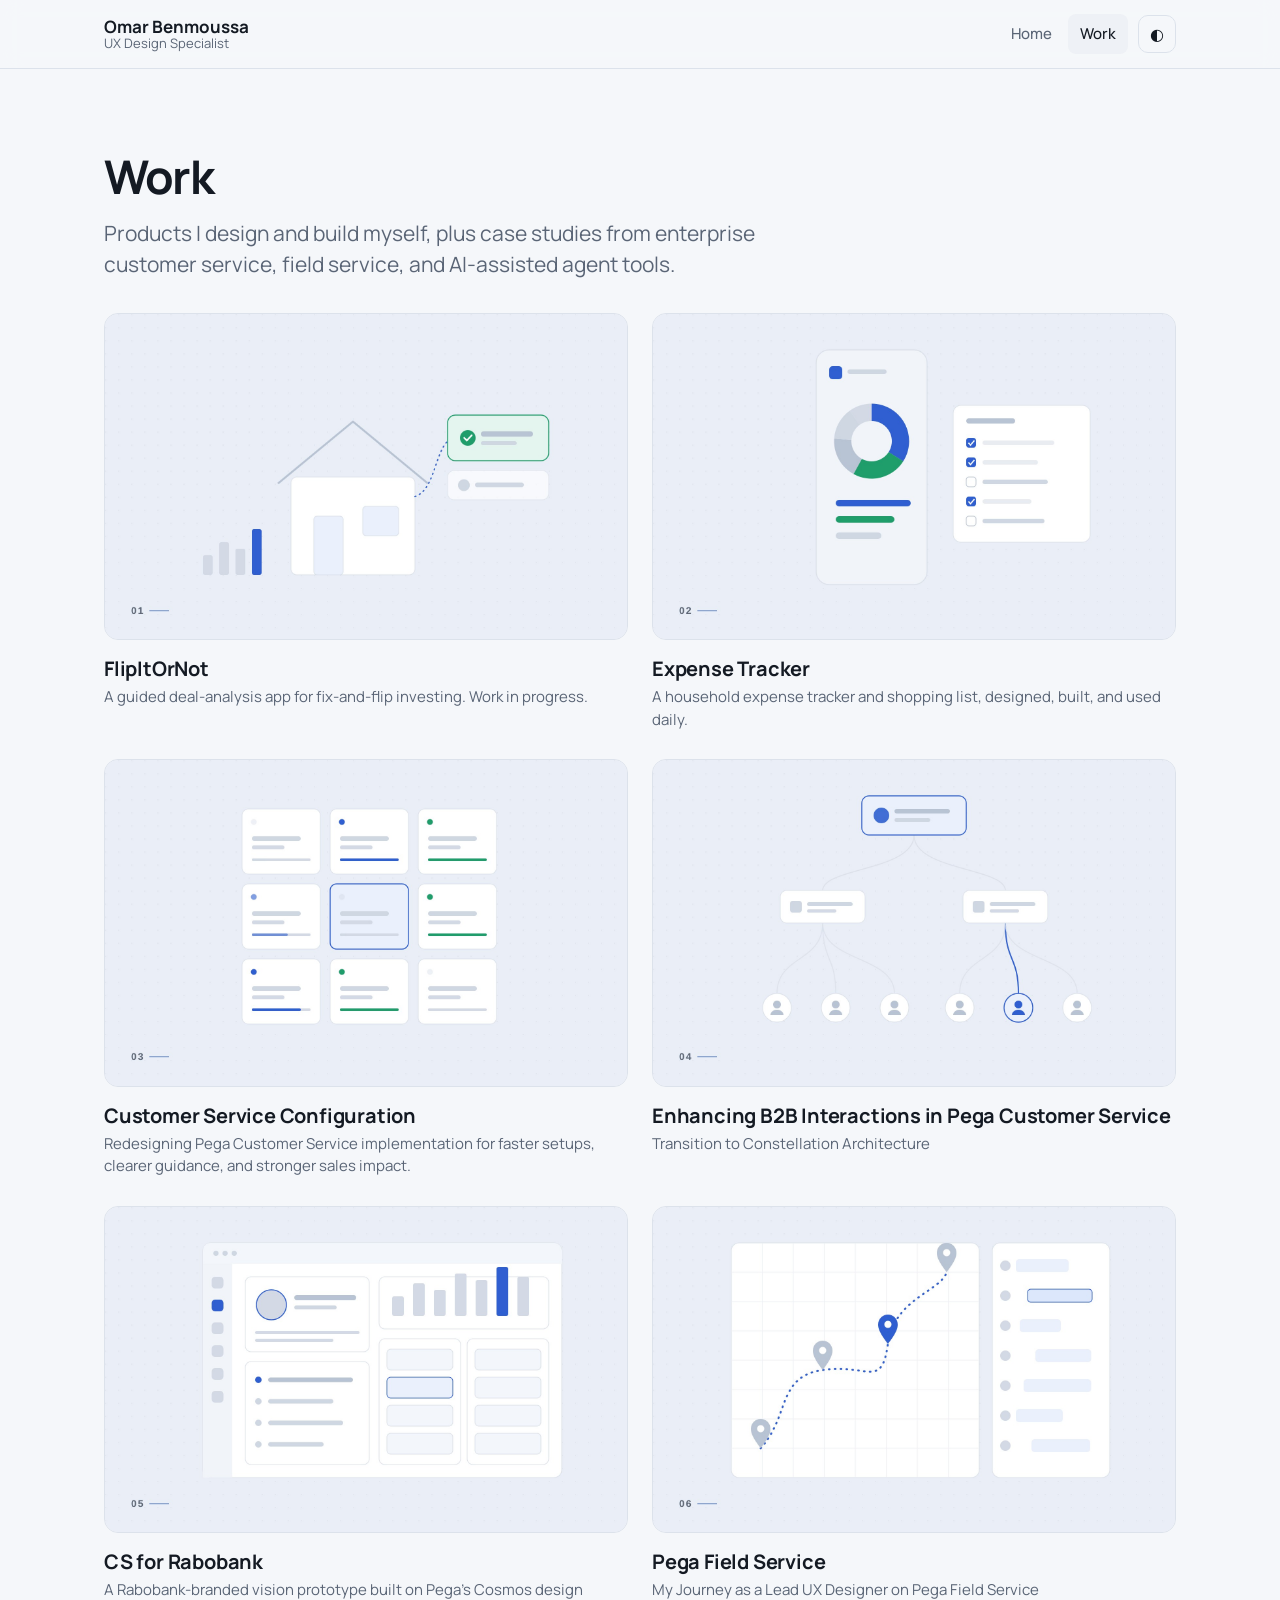
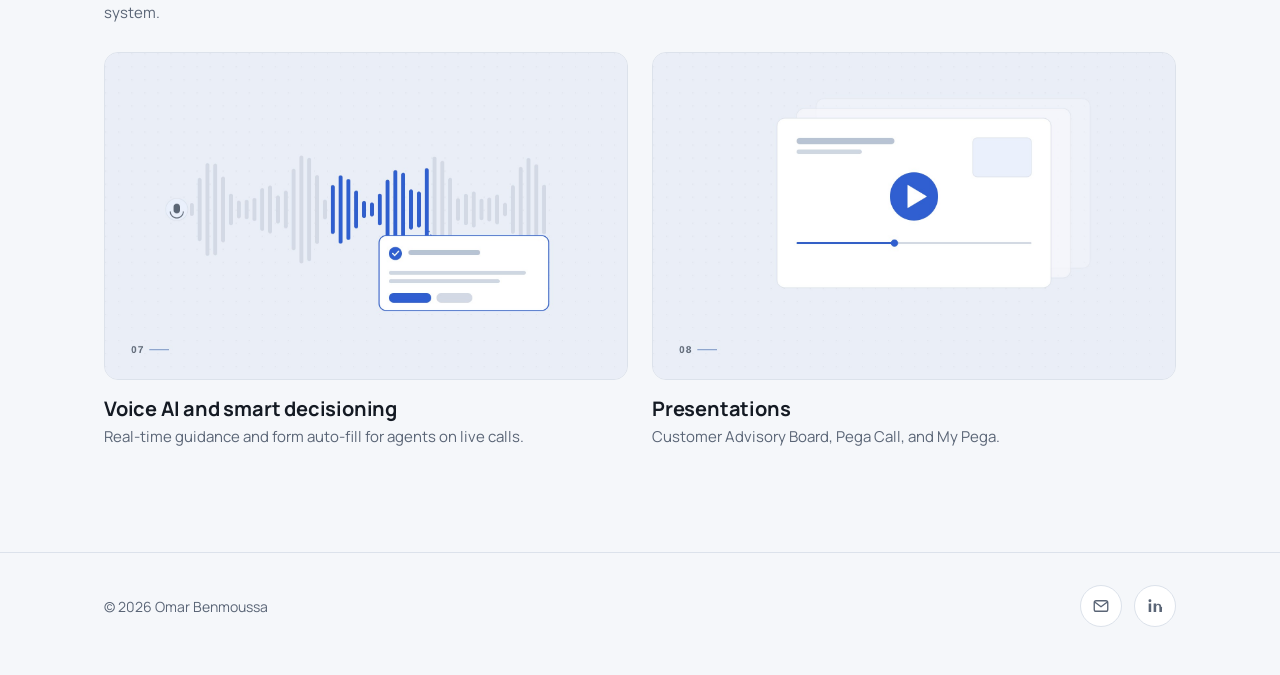
<file: work.html>
<!DOCTYPE html>
<html lang="en">
<head>
<meta charset="utf-8">
<meta name="viewport" content="width=device-width, initial-scale=1, viewport-fit=cover">
<title>Work | Omar Benmoussa</title>
<meta name="description" content="Case studies by Omar Benmoussa, UX Design Specialist.">
<link rel="canonical" href="https://ux-portfolio-ten-smoky.vercel.app/work">
<meta property="og:type" content="website">
<meta property="og:site_name" content="Omar Benmoussa">
<meta property="og:title" content="Work | Omar Benmoussa">
<meta property="og:description" content="Case studies by Omar Benmoussa, UX Design Specialist.">
<meta property="og:url" content="https://ux-portfolio-ten-smoky.vercel.app/work">
<meta property="og:image" content="https://ux-portfolio-ten-smoky.vercel.app/assets/images/og-image.jpg">
<meta name="twitter:card" content="summary_large_image">
<meta name="theme-color" content="#10151D">
<link rel="icon" href="/favicon.svg" type="image/svg+xml">
<link rel="preconnect" href="https://fonts.googleapis.com">
<link rel="preconnect" href="https://fonts.gstatic.com" crossorigin>
<link href="https://fonts.googleapis.com/css2?family=Manrope:wght@400;500;600;700;800&display=swap" rel="stylesheet">
<link rel="stylesheet" href="/css/styles.css">
<script>try{var t=localStorage.getItem("theme");if(t)document.documentElement.dataset.theme=t}catch(e){}</script>
</head>
<body>
<a class="skip" href="#main">Skip to content</a>
<header class="site-header">
  <div class="wrap bar">
    <a class="brand" href="/"><b>Omar Benmoussa</b><span>UX Design Specialist</span></a>
    <nav aria-label="Main">
      <a href="/">Home</a>
      <a href="/work" aria-current="page">Work</a>
      <button class="toggle" id="theme-toggle" type="button" aria-label="Switch light or dark theme">◐</button>
    </nav>
  </div>
</header>
<main id="main">
<div class="wrap"><div class="case-top"><h1>Work</h1><p class="lede">Products I design and build myself, plus case studies from enterprise customer service, field service, and AI-assisted agent tools.</p></div><div class="grid"><a class="card" href="/flipitornot"><div class="thumb" style="aspect-ratio:16/10" data-label="Image: assets/images/covers/flipitornot.jpg"><img class="cover-dark" src="/assets/images/covers/flipitornot.jpg" alt="FlipItOrNot cover" loading="lazy" decoding="async" onerror="this.parentElement.classList.add('missing');this.remove()"><img class="cover-light" src="/assets/images/covers/flipitornot-light.jpg" alt="FlipItOrNot cover" loading="lazy" decoding="async" onerror="this.parentElement.classList.add('missing');this.remove()"></div><h3>FlipItOrNot</h3><p>A guided deal-analysis app for fix-and-flip investing. Work in progress.</p></a><a class="card" href="/expense-tracker"><div class="thumb" style="aspect-ratio:16/10" data-label="Image: assets/images/covers/expense-tracker.jpg"><img class="cover-dark" src="/assets/images/covers/expense-tracker.jpg" alt="Expense Tracker cover" loading="lazy" decoding="async" onerror="this.parentElement.classList.add('missing');this.remove()"><img class="cover-light" src="/assets/images/covers/expense-tracker-light.jpg" alt="Expense Tracker cover" loading="lazy" decoding="async" onerror="this.parentElement.classList.add('missing');this.remove()"></div><h3>Expense Tracker</h3><p>A household expense tracker and shopping list, designed, built, and used daily.</p></a><a class="card" href="/cs-cp"><div class="thumb" style="aspect-ratio:16/10" data-label="Image: assets/images/covers/cs-cp.jpg"><img class="cover-dark" src="/assets/images/covers/cs-cp.jpg" alt="Customer Service Configuration cover" loading="lazy" decoding="async" onerror="this.parentElement.classList.add('missing');this.remove()"><img class="cover-light" src="/assets/images/covers/cs-cp-light.jpg" alt="Customer Service Configuration cover" loading="lazy" decoding="async" onerror="this.parentElement.classList.add('missing');this.remove()"></div><h3>Customer Service Configuration</h3><p>Redesigning Pega Customer Service implementation for faster setups, clearer guidance, and stronger sales impact.</p></a><a class="card" href="/enhancing-b2b-interactions"><div class="thumb" style="aspect-ratio:16/10" data-label="Image: assets/images/covers/enhancing-b2b-interactions.jpg"><img class="cover-dark" src="/assets/images/covers/enhancing-b2b-interactions.jpg" alt="Enhancing B2B Interactions in Pega Customer Service cover" loading="lazy" decoding="async" onerror="this.parentElement.classList.add('missing');this.remove()"><img class="cover-light" src="/assets/images/covers/enhancing-b2b-interactions-light.jpg" alt="Enhancing B2B Interactions in Pega Customer Service cover" loading="lazy" decoding="async" onerror="this.parentElement.classList.add('missing');this.remove()"></div><h3>Enhancing B2B Interactions in Pega Customer Service</h3><p>Transition to Constellation Architecture</p></a><a class="card" href="/cs-for-rabobank"><div class="thumb" style="aspect-ratio:16/10" data-label="Image: assets/images/covers/cs-for-rabobank.jpg"><img class="cover-dark" src="/assets/images/covers/cs-for-rabobank.jpg" alt="CS for Rabobank cover" loading="lazy" decoding="async" onerror="this.parentElement.classList.add('missing');this.remove()"><img class="cover-light" src="/assets/images/covers/cs-for-rabobank-light.jpg" alt="CS for Rabobank cover" loading="lazy" decoding="async" onerror="this.parentElement.classList.add('missing');this.remove()"></div><h3>CS for Rabobank</h3><p>A Rabobank-branded vision prototype built on Pega&#x27;s Cosmos design system.</p></a><a class="card" href="/field-service"><div class="thumb" style="aspect-ratio:16/10" data-label="Image: assets/images/covers/field-service.jpg"><img class="cover-dark" src="/assets/images/covers/field-service.jpg" alt="Pega Field Service cover" loading="lazy" decoding="async" onerror="this.parentElement.classList.add('missing');this.remove()"><img class="cover-light" src="/assets/images/covers/field-service-light.jpg" alt="Pega Field Service cover" loading="lazy" decoding="async" onerror="this.parentElement.classList.add('missing');this.remove()"></div><h3>Pega Field Service</h3><p>My Journey as a Lead UX Designer on Pega Field Service</p></a><a class="card" href="/voice-ai-and-smart-decisioning"><div class="thumb" style="aspect-ratio:16/10" data-label="Image: assets/images/covers/voice-ai-and-smart-decisioning.jpg"><img class="cover-dark" src="/assets/images/covers/voice-ai-and-smart-decisioning.jpg" alt="Voice AI and smart decisioning cover" loading="lazy" decoding="async" onerror="this.parentElement.classList.add('missing');this.remove()"><img class="cover-light" src="/assets/images/covers/voice-ai-and-smart-decisioning-light.jpg" alt="Voice AI and smart decisioning cover" loading="lazy" decoding="async" onerror="this.parentElement.classList.add('missing');this.remove()"></div><h3>Voice AI and smart decisioning</h3><p>Real-time guidance and form auto-fill for agents on live calls.</p></a><a class="card" href="/presentations"><div class="thumb" style="aspect-ratio:16/10" data-label="Image: assets/images/covers/presentations.jpg"><img class="cover-dark" src="/assets/images/covers/presentations.jpg" alt="Presentations cover" loading="lazy" decoding="async" onerror="this.parentElement.classList.add('missing');this.remove()"><img class="cover-light" src="/assets/images/covers/presentations-light.jpg" alt="Presentations cover" loading="lazy" decoding="async" onerror="this.parentElement.classList.add('missing');this.remove()"></div><h3>Presentations</h3><p>Customer Advisory Board, Pega Call, and My Pega.</p></a></div></div>
</main>
<footer class="site-footer">
  <div class="wrap foot">
    <span>© <span id="year">2026</span> Omar Benmoussa</span>
    <div class="social social--footer">
      <a class="social-btn" href="mailto:benmoussa.o@gmail.com" aria-label="Email me" data-tip="Email me"><svg viewBox="0 0 24 24" aria-hidden="true"><rect x="3" y="5" width="18" height="14" rx="2.5" fill="none" stroke="currentColor" stroke-width="1.8"/><path d="M4 7l8 6 8-6" fill="none" stroke="currentColor" stroke-width="1.8" stroke-linecap="round" stroke-linejoin="round"/></svg></a>
      <a class="social-btn" href="https://www.linkedin.com/in/omar-benmoussa-98033015/" target="_blank" rel="noopener" aria-label="LinkedIn" data-tip="LinkedIn"><svg viewBox="0 0 24 24" aria-hidden="true"><path fill="currentColor" d="M6.94 8.5H3.56V20h3.38V8.5zM5.25 3a1.96 1.96 0 100 3.92 1.96 1.96 0 000-3.92zM20.44 13.4c0-3.1-1.65-4.54-3.86-4.54-1.78 0-2.58.98-3.02 1.67V8.5h-3.38V20h3.38v-6.1c0-1.6.3-3.15 2.29-3.15 1.96 0 1.99 1.83 1.99 3.25V20h3.38l.22-6.6z"/></svg></a>
    </div>
  </div>
</footer>
<script src="/js/main.js" defer></script>
</body>
</html>
</file>
<file: css/styles.css>
:root{
  --bg:#10151D; --surface:#171E28; --raised:#1F2835; --line:#2A3443;
  --text:#E8ECF2; --muted:#94A0B2; --accent:#8FB4FF; --accent-ink:#0E1A33;
  --font:"Manrope",system-ui,-apple-system,"Segoe UI",Roboto,sans-serif;
  box-sizing:border-box;
  padding-top:env(safe-area-inset-top,0px);
  padding-bottom:env(safe-area-inset-bottom,0px);
}
:root[data-theme="light"]{
  --bg:#F5F7FA; --surface:#FFFFFF; --raised:#EEF1F6; --line:#DCE2EB;
  --text:#141A23; --muted:#5A6576; --accent:#2F5FD0; --accent-ink:#FFFFFF;
}
@media (prefers-color-scheme: light){
  :root:not([data-theme="dark"]){
    --bg:#F5F7FA; --surface:#FFFFFF; --raised:#EEF1F6; --line:#DCE2EB;
    --text:#141A23; --muted:#5A6576; --accent:#2F5FD0; --accent-ink:#FFFFFF;
  }
}
:root[data-theme="dark"]{
  --bg:#10151D; --surface:#171E28; --raised:#1F2835; --line:#2A3443;
  --text:#E8ECF2; --muted:#94A0B2; --accent:#8FB4FF; --accent-ink:#0E1A33;
}
*,*::before,*::after{box-sizing:inherit}
html{scroll-padding-top:calc(72px + env(safe-area-inset-top,0px))}
body{margin:0;background:var(--bg);color:var(--text);font-family:var(--font);font-size:17px;line-height:1.65;-webkit-font-smoothing:antialiased}
a{color:inherit}
img{max-width:100%}
:focus-visible{outline:2px solid var(--accent);outline-offset:3px;border-radius:4px}

.wrap{max-width:1120px;margin:0 auto;padding:0 24px}
.prose{max-width:68ch}

/* header */
header.site-header{position:sticky;top:env(safe-area-inset-top,0px);z-index:10;background:color-mix(in srgb,var(--bg) 88%,transparent);backdrop-filter:blur(10px);border-bottom:1px solid var(--line)}
.bar{display:flex;align-items:center;justify-content:space-between;height:68px;gap:16px}
.brand{text-decoration:none;display:flex;flex-direction:column;line-height:1.15}
.brand b{font-weight:700;font-size:17px}
.brand span{font-size:13px;color:var(--muted)}
header.site-header nav{display:flex;align-items:center;gap:4px}
header.site-header nav a{text-decoration:none;font-size:15px;font-weight:500;color:var(--muted);padding:8px 12px;border-radius:8px}
header.site-header nav a:hover,header.site-header nav a[aria-current="page"]{color:var(--text);background:var(--raised)}
.toggle{background:none;border:1px solid var(--line);color:var(--text);width:38px;height:38px;border-radius:10px;cursor:pointer;font-size:16px;margin-left:6px}

/* home hero */
.hero{padding:32px 0 0px;display:grid;grid-template-columns:1.35fr .9fr;gap:48px;align-items:start}
.hero h1{font-size:clamp(32px,4.96vw,60.8px);line-height:1.02;letter-spacing:-.035em;font-weight:800;margin:0 0 20px}
.hero h1 .role{display:block;color:var(--muted);font-weight:600;font-size:.46em;letter-spacing:-.015em;margin-top:14px}
.tagline{font-size:20px;color:var(--muted);margin:0 0 36px;max-width:40ch}
.intro p{margin:0 0 18px}
.intro p:first-child{font-size:20px;line-height:1.55}
.portrait{aspect-ratio:4/5;border-radius:20px;background:var(--surface);border:1px dashed var(--line);display:grid;place-items:center;color:var(--muted);font-size:14px;text-align:center;padding:16px}
.contact{margin-top:28px;display:flex;flex-wrap:wrap;gap:10px}
.btn{display:inline-flex;align-items:center;gap:8px;text-decoration:none;font-weight:600;font-size:15px;padding:11px 18px;border-radius:10px;border:1px solid var(--line)}
.btn.primary{background:var(--accent);color:var(--accent-ink);border-color:var(--accent)}
.btn:hover{border-color:var(--accent)}

/* work grid */
.section-head{display:flex;justify-content:space-between;align-items:baseline;border-top:1px solid var(--line);padding-top:28px;margin:48px 0 28px}
.section-head h2{margin:0;font-size:28px;letter-spacing:-.02em}
.section-head p{margin:0;color:var(--muted);font-size:15px}
.grid{display:grid;grid-template-columns:repeat(2,1fr);gap:28px 24px;padding-bottom:40px}
.card{text-decoration:none;display:block}
.thumb{aspect-ratio:16/10;border-radius:14px;background:var(--surface);border:1px solid var(--line);display:grid;place-items:center;color:var(--muted);font-size:13px;overflow:hidden;transition:border-color .2s}
.card:hover .thumb{border-color:var(--accent)}
.card h3{margin:16px 0 4px;font-size:20px;letter-spacing:-.01em;line-height:1.3}
.card p{margin:0;color:var(--muted);font-size:15px;line-height:1.5}


/* case study */
.case-top{padding:64px 0 32px}
.back{font-size:15px;color:var(--muted);text-decoration:none}
.back:hover{color:var(--text)}
.case-top h1{font-size:clamp(27.2px,4vw,46.4px);line-height:1.05;letter-spacing:-.03em;margin:20px 0 16px;max-width:20ch}
.lede{font-size:21px;color:var(--muted);max-width:52ch;margin:0}
.case-hero{aspect-ratio:21/9;border-radius:18px;background:var(--surface);border:1px dashed var(--line);display:grid;place-items:center;color:var(--muted);font-size:14px;margin:8px 0 56px}
.case{display:grid;grid-template-columns:200px 1fr;gap:48px}
.toc{position:sticky;top:100px;align-self:start;font-size:14px}
.toc a{display:block;text-decoration:none;color:var(--muted);padding:5px 0 5px 12px;border-left:2px solid var(--line)}
.toc a:hover{color:var(--text);border-color:var(--accent)}
.case h2{font-size:26px;letter-spacing:-.015em;margin:48px 0 12px;line-height:1.25}
.case h2:first-child{margin-top:0}
.case ul{padding-left:1.2em;margin:0 0 18px}
.case li{margin-bottom:6px}
.insight{border-left:3px solid var(--accent);padding:4px 0 4px 20px;margin:24px 0;font-size:19px;line-height:1.55}
figure{margin:32px 0}
.ph{aspect-ratio:16/9;border-radius:14px;background:var(--surface);border:1px dashed var(--line);display:grid;place-items:center;color:var(--muted);font-size:14px;text-align:center;padding:16px}
figcaption{color:var(--muted);font-size:15px;margin-top:10px}
.stat{background:var(--surface);border:1px solid var(--line);border-radius:16px;padding:28px;margin:40px 0}
.stat strong{display:block;font-size:48px;letter-spacing:-.03em;line-height:1;color:var(--accent)}
.stat span{color:var(--muted)}
.next{border-top:1px solid var(--line);margin-top:72px;padding:32px 0 8px;display:flex;justify-content:space-between;align-items:center;gap:16px;flex-wrap:wrap}
.next a{text-decoration:none;font-size:22px;font-weight:700;letter-spacing:-.01em}
.next small{display:block;color:var(--muted);font-size:14px;font-weight:500}

footer{border-top:1px solid var(--line);margin-top:64px;padding:32px 0 48px;color:var(--muted);font-size:14px}
.foot{display:flex;justify-content:space-between;flex-wrap:wrap;gap:12px}
footer a{text-decoration:none}
footer a:hover{color:var(--text)}



@media (max-width:860px){
  .hero{grid-template-columns:1fr;padding-top:24px;gap:32px}
  .portrait{max-width:280px;aspect-ratio:1}
  .grid{grid-template-columns:1fr}
  .case{grid-template-columns:1fr}
  .toc{display:none}
  header.site-header nav a.hide-sm{display:none}
}
@media (prefers-reduced-motion:reduce){*{transition:none!important}}

/* media placeholders */
.media{position:relative;border-radius:14px;background:var(--surface);border:1px solid var(--line);overflow:hidden}
.media img,.media video{display:block;width:100%;height:100%;object-fit:cover;background:#000}
.media.video video{object-fit:contain}
.media.missing{border-style:dashed;display:grid;place-items:center;padding:16px}
.media.missing::after{content:attr(data-label);color:var(--muted);font-size:13px;text-align:center;word-break:break-word}
.card .media{border-radius:14px}
.portrait{max-width:100%}
.case-hero{display:block;margin:8px 0 56px;border-radius:18px}
.case-hero.missing{display:grid}
.foot span a{margin-left:18px}
.skip{position:absolute;left:-999px;top:8px;background:var(--accent);color:var(--accent-ink);padding:8px 12px;border-radius:8px;z-index:20}
.skip:focus{left:12px}
.lede a{color:var(--accent)}

/* section list beside case studies */
.toc{display:flex;flex-direction:column;gap:2px;line-height:1.4}
.toc a{padding:6px 0 6px 12px}

/* paragraph line height */
p{line-height:1.5}
.intro p:first-child,.insight,.card p{line-height:1.5}

/* next project link */
.next a{display:inline-block;transition:color .2s}
.next a .arrow{display:inline-block;margin-left:8px;transition:transform .2s}
.next a:hover,.next a:focus-visible{color:var(--accent)}
.next a:hover .arrow,.next a:focus-visible .arrow{transform:translateX(6px)}
.next a:hover small{color:var(--text)}

/* image lightbox */
.case figure .media:not(.video):not(.missing) img{cursor:zoom-in}
.lightbox{border:0;padding:0;margin:0;width:100vw;height:100vh;max-width:none;max-height:none;background:rgba(6,9,14,.92);display:none;place-items:center}
.lightbox[open]{display:grid}
.lightbox::backdrop{background:rgba(6,9,14,.92)}
.lightbox img{max-width:calc(100vw - 48px);max-height:calc(100vh - 96px);width:auto;height:auto;object-fit:contain;border-radius:8px;box-shadow:0 20px 60px rgba(0,0,0,.5)}
.lightbox .lb-close{position:fixed;top:calc(16px + env(safe-area-inset-top,0px));right:16px;width:44px;height:44px;border-radius:50%;border:1px solid rgba(255,255,255,.25);background:rgba(20,26,35,.8);color:#fff;font-size:24px;line-height:1;cursor:pointer;display:grid;place-items:center}
.lightbox .lb-close:hover{background:rgba(143,180,255,.25)}
.lightbox .lb-caption{position:fixed;bottom:calc(16px + env(safe-area-inset-bottom,0px));left:24px;right:24px;text-align:center;color:#C9D1DD;font-size:14px}
body.lb-lock{overflow:hidden}

/* theme-matched covers */
.cover-light{display:none!important}
:root[data-theme="light"] .cover-dark{display:none!important}
:root[data-theme="light"] .cover-light{display:block!important}
@media (prefers-color-scheme: light){
  :root:not([data-theme="dark"]) .cover-dark{display:none!important}
  :root:not([data-theme="dark"]) .cover-light{display:block!important}
}

/* home project grid without heading */
.home-grid{margin-top:64px}
@media (max-width:860px){.home-grid{margin-top:40px}}

/* social icons under portrait */
.portrait-col{display:flex;flex-direction:column;align-items:center}
.portrait-col .portrait{width:100%}
.social{display:flex;justify-content:center;gap:16px;margin-top:24px}
.social-btn{position:relative;display:grid;place-items:center;width:52px;height:52px;border-radius:50%;border:1px solid var(--line);background:var(--surface);color:var(--muted);text-decoration:none;transition:color .2s,background .2s,border-color .2s,transform .2s,box-shadow .2s}
.social-btn svg{width:22px;height:22px}
.social-btn:hover,.social-btn:focus-visible{color:var(--accent-ink);background:var(--accent);border-color:var(--accent);transform:translateY(-3px);box-shadow:0 8px 20px color-mix(in srgb,var(--accent) 35%,transparent)}
.social-btn::after{content:attr(data-tip);position:absolute;top:calc(100% + 10px);left:50%;transform:translate(-50%,-4px);white-space:nowrap;font-size:13px;font-weight:600;color:var(--text);background:var(--raised);border:1px solid var(--line);padding:5px 10px;border-radius:8px;opacity:0;pointer-events:none;transition:opacity .2s,transform .2s}
.social-btn:hover::after,.social-btn:focus-visible::after{opacity:1;transform:translate(-50%,0)}
@media (hover:none){.social-btn::after{display:none}}

/* case study header with cover */
.case-top--cover{display:grid;grid-template-columns:1.3fr 1fr;gap:56px;align-items:center;padding-bottom:56px}
.case-top--cover h1{max-width:none}
.case-cover{border-radius:18px;box-shadow:0 1px 0 var(--line)}
@media (max-width:860px){
  .case-top--cover{grid-template-columns:1fr;gap:28px;padding-bottom:40px}
}

/* footer icons */
.foot{align-items:center}
.social--footer{margin-top:0;gap:12px}
.social--footer .social-btn{width:42px;height:42px}
.social--footer .social-btn svg{width:18px;height:18px}
.social--footer .social-btn::after{top:auto;bottom:calc(100% + 10px);transform:translate(-50%,4px)}
.social--footer .social-btn:hover::after,.social--footer .social-btn:focus-visible::after{transform:translate(-50%,0)}
</file>
